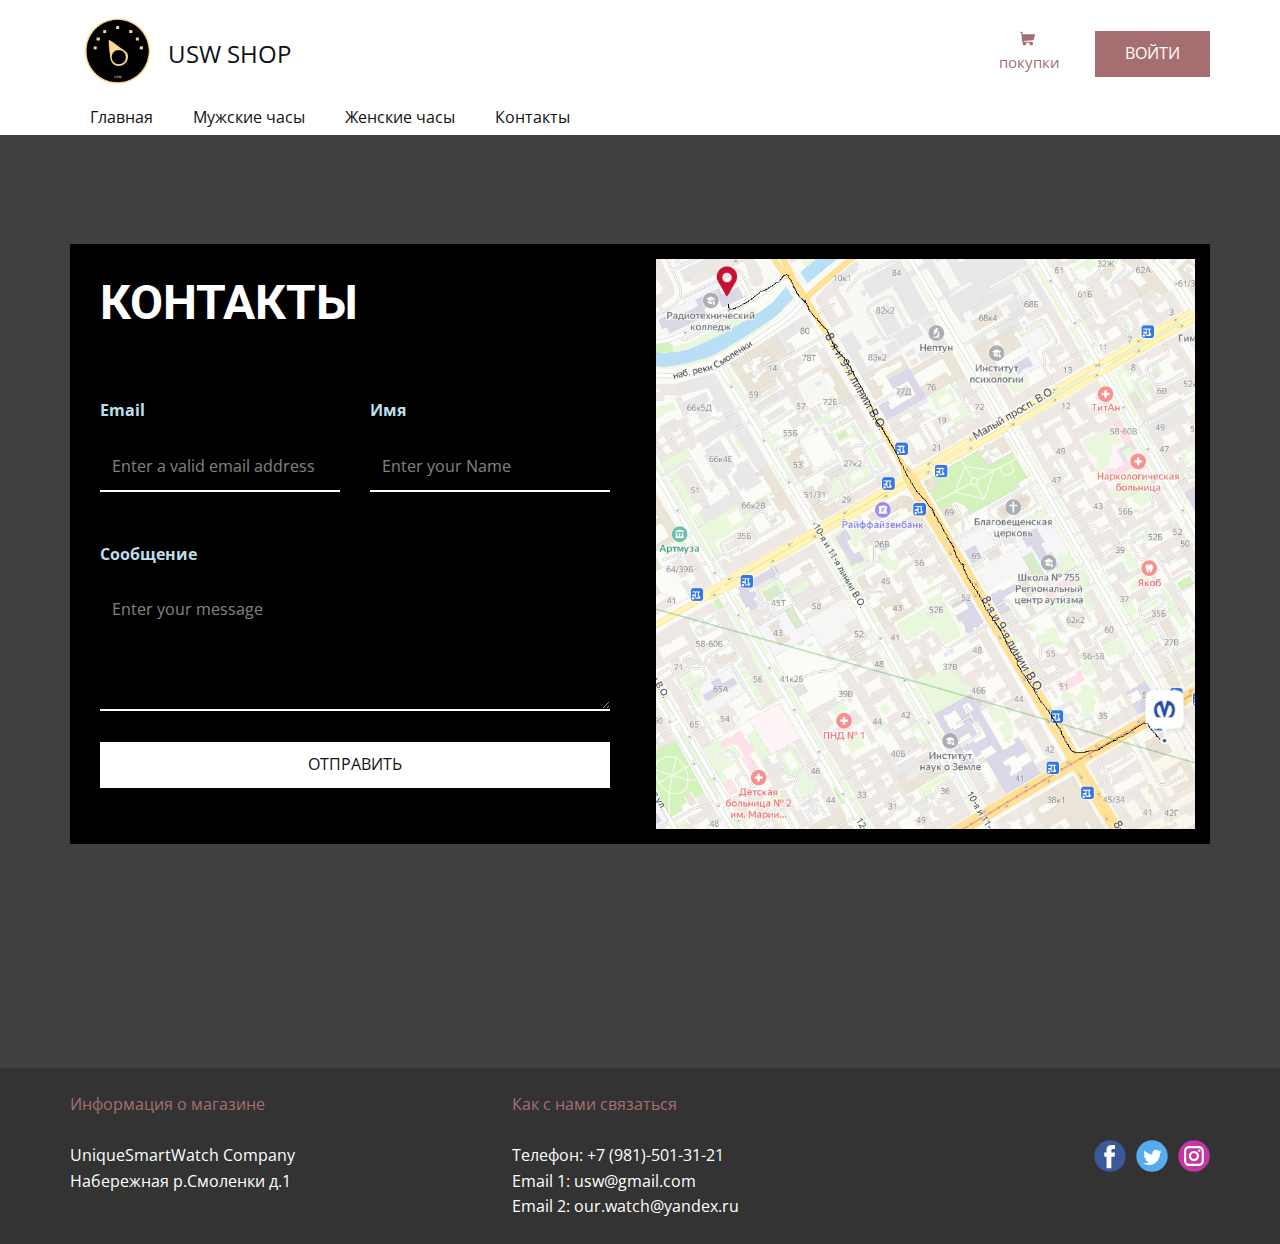
<file: index.html>
<!DOCTYPE html>
<html style="font-size: 16px;">
  <head>
    <meta name="viewport" content="width=device-width, initial-scale=1.0">
    <meta charset="utf-8">
    <meta name="keywords" content="xc60, Safe. Relaxing. Good to ride in. Subtly decorated., How does it work, Car Servicing, Safe. Relaxing. Good to ride in. Subtly decorated.">
    <meta name="description" content="">
    <meta name="page_type" content="np-template-header-footer-from-plugin">
    <title>Контакты</title>
    <link rel="stylesheet" href="nicepage.css" media="screen">
<link rel="stylesheet" href="Контакты.css" media="screen">
    <script class="u-script" type="text/javascript" src="jquery.js" defer=""></script>
    <script class="u-script" type="text/javascript" src="nicepage.js" defer=""></script>
    <meta name="generator" content="Nicepage 3.15.3, nicepage.com">
    <link id="u-theme-google-font" rel="stylesheet" href="https://fonts.googleapis.com/css?family=Roboto:100,100i,300,300i,400,400i,500,500i,700,700i,900,900i|Open+Sans:300,300i,400,400i,600,600i,700,700i,800,800i">
    
    
    <script type="application/ld+json">{
		"@context": "http://schema.org",
		"@type": "Organization",
		"name": "",
		"url": "index.html",
		"logo": "images/a1e93685-de8b-9422-b504-8331fcb7c394.png",
		"sameAs": [
				"https://facebook.com/name",
				"https://twitter.com/name",
				"https://www.instagram.com/name"
		]
}</script>
    <meta property="og:title" content="Контакты">
    <meta property="og:type" content="website">
    <meta name="theme-color" content="#bcdfec">
    <link rel="canonical" href="index.html">
    <meta property="og:url" content="index.html">
    <meta name="twitter:site" content="@">
    <meta name="twitter:card" content="summary_large_image">
    <meta name="twitter:title" content="Контакты">
    <meta name="twitter:description" content="">
  </head>
  <body data-home-page="Контакты.html" data-home-page-title="Контакты" class="u-body"><header class="u-align-center-sm u-align-center-xs u-clearfix u-header u-section-row-container" id="sec-ea43" data-animation-name="" data-animation-duration="0" data-animation-delay="0" data-animation-direction=""><div class="u-section-rows">
        <div class="u-align-center-sm u-align-center-xs u-clearfix u-section-row u-section-row-1" data-animation-name="" data-animation-duration="0" data-animation-delay="0" data-animation-direction="" id="sec-c8ff">
          <div class="u-clearfix u-sheet u-valign-middle-lg u-valign-middle-md u-valign-middle-sm u-sheet-1">
            <a href="https://nicepage.com" class="u-image u-logo u-image-1" data-image-width="605" data-image-height="585">
              <img src="images/a1e93685-de8b-9422-b504-8331fcb7c394.png" class="u-logo-image u-logo-image-1" data-image-width="97.5578">
            </a>
            <p class="u-text u-text-1">USW SHOP</p>
            <a href="130504324" class="u-active-none u-btn u-button-style u-hover-none u-none u-text-hover-palette-2-base u-text-palette-2-base u-btn-1"><span class="u-icon u-text-palette-2-base"><svg class="u-svg-content" viewBox="0 0 511.334 511.334" style="width: 1em; height: 1em;"><path d="m506.887 114.74c-3.979-5.097-10.086-8.076-16.553-8.076h-399.808l-5.943-66.207c-.972-10.827-10.046-19.123-20.916-19.123h-42.667c-11.598 0-21 9.402-21 21s9.402 21 21 21h23.468l23.018 256.439c.005.302-.01.599.007.903.047.806.152 1.594.286 2.37l.842 9.376c.016.177.034.354.055.529 2.552 22.11 13.851 41.267 30.19 54.21-8.466 10.812-13.532 24.407-13.532 39.172 0 35.106 28.561 63.667 63.666 63.667 35.106 0 63.667-28.561 63.667-63.667 0-7.605-1.345-14.9-3.801-21.667h114.936c-2.457 6.767-3.801 14.062-3.801 21.667 0 35.106 28.561 63.667 63.667 63.667s63.667-28.561 63.667-63.667-28.561-63.667-63.667-63.667h-234.526c-15.952 0-29.853-9.624-35.853-23.646l335.608-19.724c9.162-.538 16.914-6.966 19.141-15.87l42.67-170.67c1.567-6.272.158-12.918-3.821-18.016z"></path></svg><img></span>&nbsp;<br>покупки
            </a>
            <a href="Регистрация.html" data-page-id="23024044" class="u-btn u-button-style u-palette-2-base u-btn-2">ВОЙТИ</a>
          </div>
          
          
          
          
          
        </div>
        <div class="u-section-row u-section-row-2" id="sec-3efd">
          <div class="u-clearfix u-sheet u-sheet-2">
            <nav data-position="" class="u-menu u-menu-dropdown u-offcanvas u-menu-1">
              <div class="menu-collapse">
                <a class="u-button-style u-nav-link" href="#">
                  <svg><use xmlns:xlink="http://www.w3.org/1999/xlink" xlink:href="#menu-hamburger"></use></svg>
                  <svg version="1.1" xmlns="http://www.w3.org/2000/svg" xmlns:xlink="http://www.w3.org/1999/xlink"><defs><symbol id="menu-hamburger" viewBox="0 0 16 16" style="width: 16px; height: 16px;"><rect y="1" width="16" height="2"></rect><rect y="7" width="16" height="2"></rect><rect y="13" width="16" height="2"></rect>
</symbol>
</defs></svg>
                </a>
              </div>
              <div class="u-custom-menu u-nav-container">
                <ul class="u-nav u-unstyled"><li class="u-nav-item"><a class="u-button-style u-nav-link" href="Главная.html">Главная</a>
</li><li class="u-nav-item"><a class="u-button-style u-nav-link" href="Мужские-часы.html">Мужские часы</a>
</li><li class="u-nav-item"><a class="u-button-style u-nav-link" href="Женские-часы.html">Женские часы</a>
</li><li class="u-nav-item"><a class="u-button-style u-nav-link" href="Контакты.html">Контакты</a>
</li></ul>
              </div>
              <div class="u-custom-menu u-nav-container-collapse">
                <div class="u-black u-container-style u-inner-container-layout u-opacity u-opacity-95 u-sidenav">
                  <div class="u-sidenav-overflow">
                    <div class="u-menu-close"></div>
                    <ul class="u-align-center u-nav u-popupmenu-items u-unstyled u-nav-2"><li class="u-nav-item"><a class="u-button-style u-nav-link" href="Главная.html">Главная</a>
</li><li class="u-nav-item"><a class="u-button-style u-nav-link" href="Мужские-часы.html">Мужские часы</a>
</li><li class="u-nav-item"><a class="u-button-style u-nav-link" href="Женские-часы.html">Женские часы</a>
</li><li class="u-nav-item"><a class="u-button-style u-nav-link" href="Контакты.html">Контакты</a>
</li></ul>
                  </div>
                </div>
                <div class="u-black u-menu-overlay u-opacity u-opacity-70"></div>
              </div>
            </nav>
          </div>
          
          
          
          
          
        </div>
      </div></header>
    <section class="u-clearfix u-grey-75 u-valign-middle-md u-section-1" id="carousel_a222">
      <div class="u-list u-list-1">
        <div class="u-repeater u-repeater-1"></div>
      </div>
      <div class="u-clearfix u-layout-wrap u-layout-wrap-1">
        <div class="u-layout">
          <div class="u-layout-row">
            <div class="u-align-left u-black u-container-style u-layout-cell u-left-cell u-size-30 u-layout-cell-1">
              <div class="u-container-layout u-container-layout-1">
                <h3 class="u-text u-text-body-alt-color u-text-1">КОНТАКТЫ</h3>
                <div class="u-expanded-width-sm u-expanded-width-xs u-form u-form-1">
                  <form action="#" method="POST" class="u-clearfix u-form-spacing-30 u-form-vertical u-inner-form" style="padding: 0px;" source="custom" name="form">
                    <div class="u-form-email u-form-group u-form-partition-factor-2">
                      <label for="email-319a" class="u-label u-text-body-alt-color u-label-1">
                        <a class="u-active-none u-border-none u-btn u-button-style u-hover-none u-none u-text-palette-1-base u-btn-1" href="https://nicepage.com">Email</a>
                      </label>
                      <input type="email" placeholder="Enter a valid email address" id="email-319a" name="email" class="u-border-2 u-border-no-left u-border-no-right u-border-no-top u-border-white u-input u-input-rectangle" required="">
                    </div>
                    <div class="u-form-group u-form-name u-form-partition-factor-2">
                      <label for="name-319a" class="u-label u-text-body-alt-color u-label-2">
                        <a class="u-active-none u-border-none u-btn u-button-style u-hover-none u-none u-text-palette-1-base u-btn-2" href="https://nicepage.com">Имя</a>
                      </label>
                      <input type="text" placeholder="Enter your Name" id="name-319a" name="name" class="u-border-2 u-border-no-left u-border-no-right u-border-no-top u-border-white u-input u-input-rectangle" required="">
                    </div>
                    <div class="u-form-group u-form-message">
                      <label for="message-319a" class="u-label u-text-body-alt-color u-label-3">
                        <a class="u-active-none u-border-none u-btn u-button-style u-hover-none u-none u-text-palette-1-base u-btn-3" href="https://nicepage.com">Сообщение</a>
                      </label>
                      <textarea placeholder="Enter your message" rows="4" cols="50" id="message-319a" name="message" class="u-border-2 u-border-no-left u-border-no-right u-border-no-top u-border-white u-input u-input-rectangle" required=""></textarea>
                    </div>
                    <div class="u-align-left u-form-group u-form-submit">
                      <a href="#" class="u-btn u-btn-submit u-button-style u-white u-btn-4">ОТПРАВИТЬ</a>
                      <input type="submit" value="submit" class="u-form-control-hidden" wfd-invisible="true">
                    </div>
                    <div class="u-form-send-message u-form-send-success" wfd-invisible="true"> Thank you! Your message has been sent. </div>
                    <div class="u-form-send-error u-form-send-message" wfd-invisible="true"> Unable to send your message. Please fix errors then try again. </div>
                    <input type="hidden" value="" name="recaptchaResponse" wfd-invisible="true">
                  </form>
                </div>
              </div>
            </div>
            <div class="u-black u-container-style u-layout-cell u-right-cell u-size-30 u-layout-cell-2">
              <div class="u-container-layout u-valign-middle u-container-layout-2">
                <img class="u-image u-image-default u-image-1" src="images/1104c61b-7770-caa2-902a-43d8809bcc9f.png" alt="" data-image-width="777" data-image-height="855">
              </div>
            </div>
          </div>
        </div>
      </div>
    </section>
    
    
    <footer class="u-clearfix u-footer u-grey-80" id="sec-4c91"><div class="u-clearfix u-sheet u-sheet-1">
        <div class="u-social-icons u-spacing-10 u-social-icons-1">
          <a class="u-social-url" title="facebook" target="_blank" href="https://facebook.com/name"><span class="u-icon u-icon-circle u-social-facebook u-social-icon u-icon-1"><svg class="u-svg-link" preserveAspectRatio="xMidYMin slice" viewBox="0 0 112 112" style=""><use xmlns:xlink="http://www.w3.org/1999/xlink" xlink:href="#svg-6000"></use></svg><svg class="u-svg-content" viewBox="0 0 112 112" x="0" y="0" id="svg-6000"><circle fill="currentColor" cx="56.1" cy="56.1" r="55"></circle><path fill="#FFFFFF" d="M73.5,31.6h-9.1c-1.4,0-3.6,0.8-3.6,3.9v8.5h12.6L72,58.3H60.8v40.8H43.9V58.3h-8V43.9h8v-9.2
            c0-6.7,3.1-17,17-17h12.5v13.9H73.5z"></path></svg></span>
          </a>
          <a class="u-social-url" title="twitter" target="_blank" href="https://twitter.com/name"><span class="u-icon u-icon-circle u-social-icon u-social-twitter u-icon-2"><svg class="u-svg-link" preserveAspectRatio="xMidYMin slice" viewBox="0 0 112 112" style=""><use xmlns:xlink="http://www.w3.org/1999/xlink" xlink:href="#svg-94b9"></use></svg><svg class="u-svg-content" viewBox="0 0 112 112" x="0" y="0" id="svg-94b9"><circle fill="currentColor" class="st0" cx="56.1" cy="56.1" r="55"></circle><path fill="#FFFFFF" d="M83.8,47.3c0,0.6,0,1.2,0,1.7c0,17.7-13.5,38.2-38.2,38.2C38,87.2,31,85,25,81.2c1,0.1,2.1,0.2,3.2,0.2
            c6.3,0,12.1-2.1,16.7-5.7c-5.9-0.1-10.8-4-12.5-9.3c0.8,0.2,1.7,0.2,2.5,0.2c1.2,0,2.4-0.2,3.5-0.5c-6.1-1.2-10.8-6.7-10.8-13.1
            c0-0.1,0-0.1,0-0.2c1.8,1,3.9,1.6,6.1,1.7c-3.6-2.4-6-6.5-6-11.2c0-2.5,0.7-4.8,1.8-6.7c6.6,8.1,16.5,13.5,27.6,14
            c-0.2-1-0.3-2-0.3-3.1c0-7.4,6-13.4,13.4-13.4c3.9,0,7.3,1.6,9.8,4.2c3.1-0.6,5.9-1.7,8.5-3.3c-1,3.1-3.1,5.8-5.9,7.4
            c2.7-0.3,5.3-1,7.7-2.1C88.7,43,86.4,45.4,83.8,47.3z"></path></svg></span>
          </a>
          <a class="u-social-url" title="instagram" target="_blank" href="https://www.instagram.com/name"><span class="u-icon u-icon-circle u-social-icon u-social-instagram u-icon-3"><svg class="u-svg-link" preserveAspectRatio="xMidYMin slice" viewBox="0 0 112 112" style=""><use xmlns:xlink="http://www.w3.org/1999/xlink" xlink:href="#svg-c8ec"></use></svg><svg class="u-svg-content" viewBox="0 0 112 112" x="0" y="0" id="svg-c8ec"><circle fill="currentColor" cx="56.1" cy="56.1" r="55"></circle><path fill="#FFFFFF" d="M55.9,38.2c-9.9,0-17.9,8-17.9,17.9C38,66,46,74,55.9,74c9.9,0,17.9-8,17.9-17.9C73.8,46.2,65.8,38.2,55.9,38.2
            z M55.9,66.4c-5.7,0-10.3-4.6-10.3-10.3c-0.1-5.7,4.6-10.3,10.3-10.3c5.7,0,10.3,4.6,10.3,10.3C66.2,61.8,61.6,66.4,55.9,66.4z"></path><path fill="#FFFFFF" d="M74.3,33.5c-2.3,0-4.2,1.9-4.2,4.2s1.9,4.2,4.2,4.2s4.2-1.9,4.2-4.2S76.6,33.5,74.3,33.5z"></path><path fill="#FFFFFF" d="M73.1,21.3H38.6c-9.7,0-17.5,7.9-17.5,17.5v34.5c0,9.7,7.9,17.6,17.5,17.6h34.5c9.7,0,17.5-7.9,17.5-17.5V38.8
            C90.6,29.1,82.7,21.3,73.1,21.3z M83,73.3c0,5.5-4.5,9.9-9.9,9.9H38.6c-5.5,0-9.9-4.5-9.9-9.9V38.8c0-5.5,4.5-9.9,9.9-9.9h34.5
            c5.5,0,9.9,4.5,9.9,9.9V73.3z"></path></svg></span>
          </a>
        </div>
        <p class="u-text u-text-1">
          <span class="u-text-palette-2-base">Информация о магазине</span>
          <br>
          <br>UniqueSmartWatch Company<br>Набережная р.Смоленки д.1
        </p>
        <p class="u-text u-text-2">
          <span class="u-text-palette-2-base">Как с нами связаться</span>
          <br>
          <br>Телефон: +7 (981)-501-31-21<br>Email 1: usw@gmail.com<br>Email 2: our.watch@yandex.ru
        </p>
      </div></footer>

  </body>
</html>
</file>
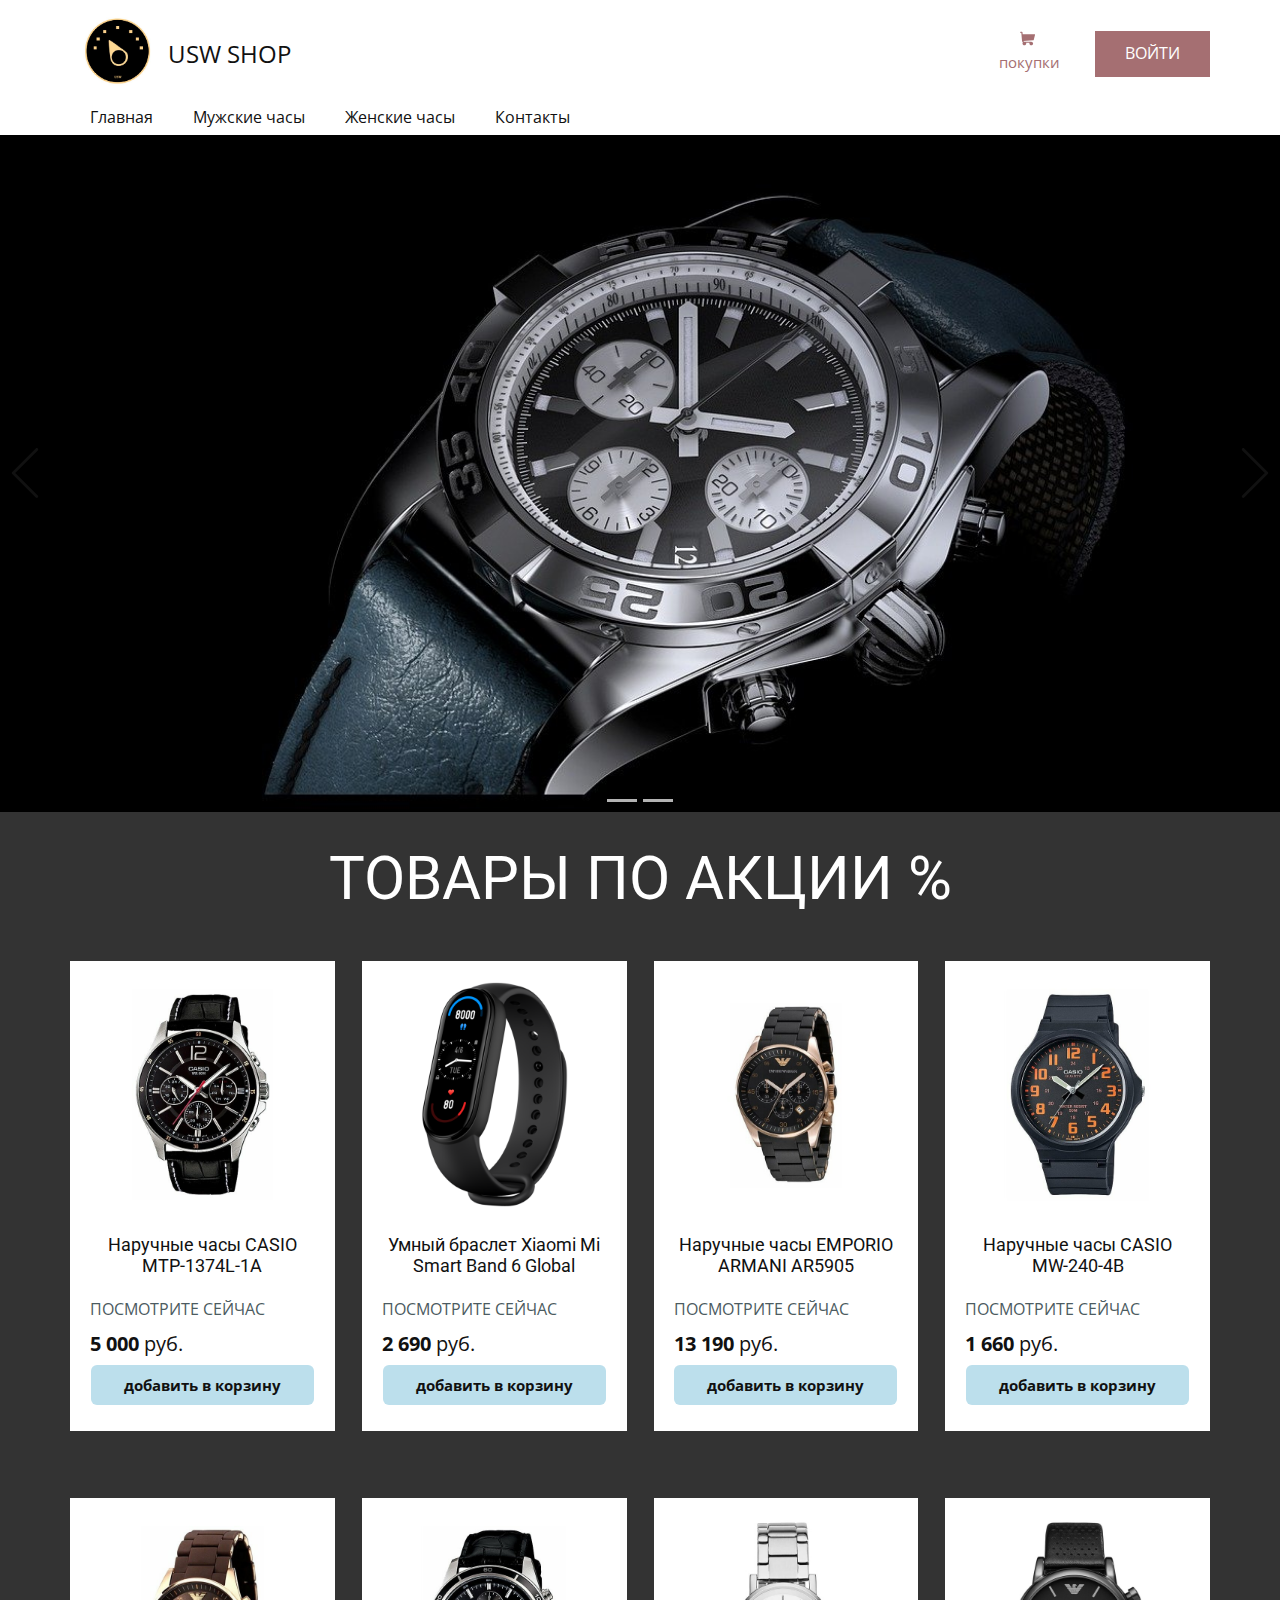
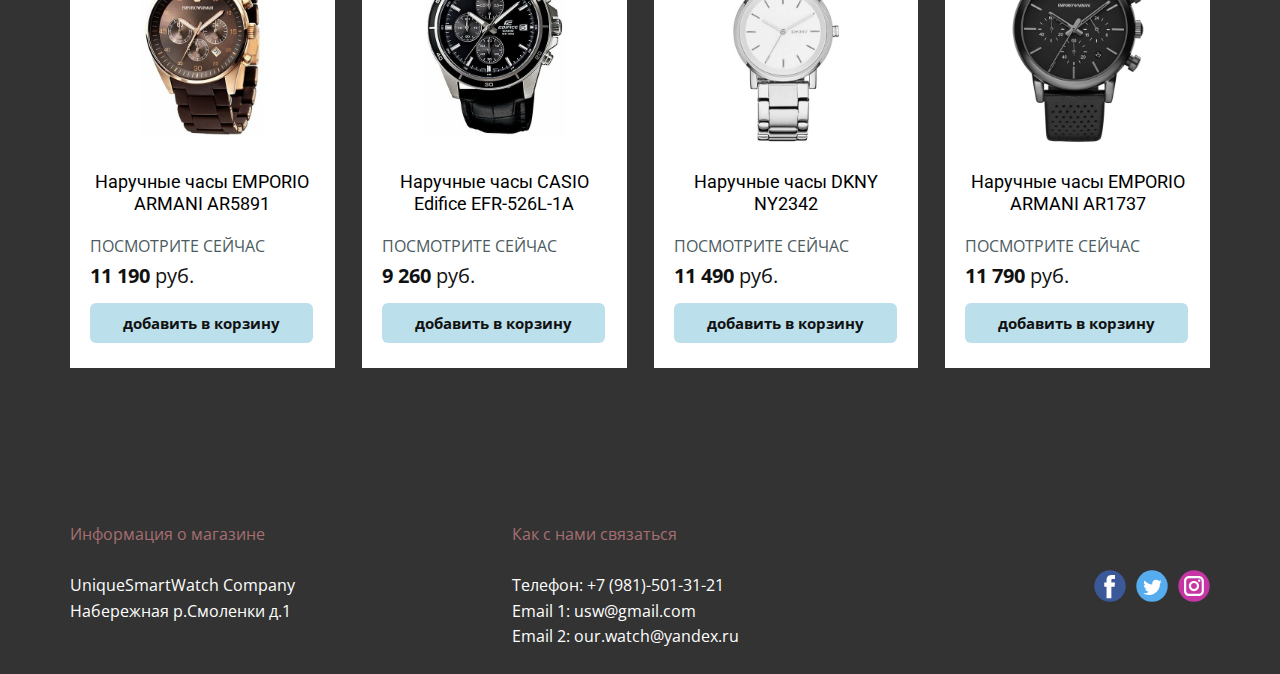
<file: Главная.html>
<!DOCTYPE html>
<html style="font-size: 16px;">
  <head>
    <meta name="viewport" content="width=device-width, initial-scale=1.0">
    <meta charset="utf-8">
    <meta name="keywords" content="Fashion House, About Us, Please take a look at our portfolio and call or email to set up a consultation., Design and manufacturing high end furniture, The Design Process, How It Work, Join Us, Contact Us">
    <meta name="description" content="">
    <meta name="page_type" content="np-template-header-footer-from-plugin">
    <title>Главная</title>
    <link rel="stylesheet" href="nicepage.css" media="screen">
<link rel="stylesheet" href="Главная.css" media="screen">
    <script class="u-script" type="text/javascript" src="jquery.js" defer=""></script>
    <script class="u-script" type="text/javascript" src="nicepage.js" defer=""></script>
    <meta name="generator" content="Nicepage 3.15.3, nicepage.com">
    
    
    <link id="u-theme-google-font" rel="stylesheet" href="https://fonts.googleapis.com/css?family=Roboto:100,100i,300,300i,400,400i,500,500i,700,700i,900,900i|Open+Sans:300,300i,400,400i,600,600i,700,700i,800,800i">
    
    
    
    
    <script type="application/ld+json">{
		"@context": "http://schema.org",
		"@type": "Organization",
		"name": "",
		"url": "index.html",
		"logo": "images/a1e93685-de8b-9422-b504-8331fcb7c394.png",
		"sameAs": [
				"https://facebook.com/name",
				"https://twitter.com/name",
				"https://www.instagram.com/name"
		]
}</script>
    <meta property="og:title" content="Главная">
    <meta property="og:type" content="website">
    <meta name="theme-color" content="#bcdfec">
    <link rel="canonical" href="index.html">
    <meta property="og:url" content="index.html">
    <meta name="twitter:site" content="@">
    <meta name="twitter:card" content="summary_large_image">
    <meta name="twitter:title" content="Главная">
    <meta name="twitter:description" content="">
  </head>
  <body class="u-body"><header class="u-align-center-sm u-align-center-xs u-clearfix u-header u-section-row-container" id="sec-ea43" data-animation-name="" data-animation-duration="0" data-animation-delay="0" data-animation-direction=""><div class="u-section-rows">
        <div class="u-align-center-sm u-align-center-xs u-clearfix u-section-row u-section-row-1" data-animation-name="" data-animation-duration="0" data-animation-delay="0" data-animation-direction="" id="sec-c8ff">
          <div class="u-clearfix u-sheet u-valign-middle-lg u-valign-middle-md u-valign-middle-sm u-sheet-1">
            <a href="https://nicepage.com" class="u-image u-logo u-image-1" data-image-width="605" data-image-height="585">
              <img src="images/a1e93685-de8b-9422-b504-8331fcb7c394.png" class="u-logo-image u-logo-image-1" data-image-width="97.5578">
            </a>
            <p class="u-text u-text-1">USW SHOP</p>
            <a href="130504324" class="u-active-none u-btn u-button-style u-hover-none u-none u-text-hover-palette-2-base u-text-palette-2-base u-btn-1"><span class="u-icon u-text-palette-2-base"><svg class="u-svg-content" viewBox="0 0 511.334 511.334" style="width: 1em; height: 1em;"><path d="m506.887 114.74c-3.979-5.097-10.086-8.076-16.553-8.076h-399.808l-5.943-66.207c-.972-10.827-10.046-19.123-20.916-19.123h-42.667c-11.598 0-21 9.402-21 21s9.402 21 21 21h23.468l23.018 256.439c.005.302-.01.599.007.903.047.806.152 1.594.286 2.37l.842 9.376c.016.177.034.354.055.529 2.552 22.11 13.851 41.267 30.19 54.21-8.466 10.812-13.532 24.407-13.532 39.172 0 35.106 28.561 63.667 63.666 63.667 35.106 0 63.667-28.561 63.667-63.667 0-7.605-1.345-14.9-3.801-21.667h114.936c-2.457 6.767-3.801 14.062-3.801 21.667 0 35.106 28.561 63.667 63.667 63.667s63.667-28.561 63.667-63.667-28.561-63.667-63.667-63.667h-234.526c-15.952 0-29.853-9.624-35.853-23.646l335.608-19.724c9.162-.538 16.914-6.966 19.141-15.87l42.67-170.67c1.567-6.272.158-12.918-3.821-18.016z"></path></svg><img></span>&nbsp;<br>покупки
            </a>
            <a href="Регистрация.html" data-page-id="23024044" class="u-btn u-button-style u-palette-2-base u-btn-2">ВОЙТИ</a>
          </div>
          
          
          
          
          
        </div>
        <div class="u-section-row u-section-row-2" id="sec-3efd">
          <div class="u-clearfix u-sheet u-sheet-2">
            <nav data-position="" class="u-menu u-menu-dropdown u-offcanvas u-menu-1">
              <div class="menu-collapse">
                <a class="u-button-style u-nav-link" href="#">
                  <svg><use xmlns:xlink="http://www.w3.org/1999/xlink" xlink:href="#menu-hamburger"></use></svg>
                  <svg version="1.1" xmlns="http://www.w3.org/2000/svg" xmlns:xlink="http://www.w3.org/1999/xlink"><defs><symbol id="menu-hamburger" viewBox="0 0 16 16" style="width: 16px; height: 16px;"><rect y="1" width="16" height="2"></rect><rect y="7" width="16" height="2"></rect><rect y="13" width="16" height="2"></rect>
</symbol>
</defs></svg>
                </a>
              </div>
              <div class="u-custom-menu u-nav-container">
                <ul class="u-nav u-unstyled"><li class="u-nav-item"><a class="u-button-style u-nav-link" href="Главная.html">Главная</a>
</li><li class="u-nav-item"><a class="u-button-style u-nav-link" href="Мужские-часы.html">Мужские часы</a>
</li><li class="u-nav-item"><a class="u-button-style u-nav-link" href="Женские-часы.html">Женские часы</a>
</li><li class="u-nav-item"><a class="u-button-style u-nav-link" href="Контакты.html">Контакты</a>
</li></ul>
              </div>
              <div class="u-custom-menu u-nav-container-collapse">
                <div class="u-black u-container-style u-inner-container-layout u-opacity u-opacity-95 u-sidenav">
                  <div class="u-sidenav-overflow">
                    <div class="u-menu-close"></div>
                    <ul class="u-align-center u-nav u-popupmenu-items u-unstyled u-nav-2"><li class="u-nav-item"><a class="u-button-style u-nav-link" href="Главная.html">Главная</a>
</li><li class="u-nav-item"><a class="u-button-style u-nav-link" href="Мужские-часы.html">Мужские часы</a>
</li><li class="u-nav-item"><a class="u-button-style u-nav-link" href="Женские-часы.html">Женские часы</a>
</li><li class="u-nav-item"><a class="u-button-style u-nav-link" href="Контакты.html">Контакты</a>
</li></ul>
                  </div>
                </div>
                <div class="u-black u-menu-overlay u-opacity u-opacity-70"></div>
              </div>
            </nav>
          </div>
          
          
          
          
          
        </div>
      </div></header>
    <section id="carousel_c2d5" class="u-carousel u-slide u-block-47ab-1" data-u-ride="carousel" data-interval="5000">
      <ol class="u-absolute-hcenter u-carousel-indicators u-block-47ab-2">
        <li data-u-target="#carousel_c2d5" data-u-slide-to="0" class="u-active u-grey-30"></li>
        <li data-u-target="#carousel_c2d5" class="u-grey-30" data-u-slide-to="1"></li>
      </ol>
      <div class="u-carousel-inner" role="listbox">
        <div class="u-active u-align-left u-carousel-item u-clearfix u-section-1-1">
          <div class="u-clearfix u-sheet u-sheet-1">
            <img class="u-absolute-hcenter u-expanded-height u-image u-image-default u-image-1" src="images/457319d1958515808ac67a6ad7d45567939fbd39cdac32d958d8a88c6e70f0c72dcdd298e28dccedd1d909cd089d0663c429cd1e52fe272effbe04_12801.jpg" alt="" data-image-width="1280" data-image-height="660">
          </div>
        </div>
        <div class="u-carousel-item u-clearfix u-section-1-2">
          <div class="u-clearfix u-sheet u-sheet-1">
            <div class="u-align-left u-container-style u-group u-group-1">
              <div class="u-container-layout u-valign-middle u-container-layout-1">
                <img class="u-image u-image-default u-image-1" src="images/c54f43737ddb02448f56d97bfc07f1f8aa74e00148e17330e3f1628c4b354ecc1df5ba0d60d89bd03770d22a8db6027529f8c5f3de882f7ae4b92b_12801.jpg" alt="" data-image-width="1280" data-image-height="801">
              </div>
            </div>
          </div>
        </div>
      </div>
      <a class="u-absolute-vcenter u-carousel-control u-carousel-control-prev u-text-body-color u-block-47ab-3" href="#carousel_c2d5" role="button" data-u-slide="prev">
        <span aria-hidden="true">
          <svg viewBox="0 0 477.175 477.175"><path d="M145.188,238.575l215.5-215.5c5.3-5.3,5.3-13.8,0-19.1s-13.8-5.3-19.1,0l-225.1,225.1c-5.3,5.3-5.3,13.8,0,19.1l225.1,225
                    c2.6,2.6,6.1,4,9.5,4s6.9-1.3,9.5-4c5.3-5.3,5.3-13.8,0-19.1L145.188,238.575z"></path></svg>
        </span>
        <span class="sr-only">Previous</span>
      </a>
      <a class="u-absolute-vcenter u-carousel-control u-carousel-control-next u-text-body-color u-block-47ab-4" href="#carousel_c2d5" role="button" data-u-slide="next">
        <span aria-hidden="true">
          <svg viewBox="0 0 477.175 477.175"><path d="M360.731,229.075l-225.1-225.1c-5.3-5.3-13.8-5.3-19.1,0s-5.3,13.8,0,19.1l215.5,215.5l-215.5,215.5
                    c-5.3,5.3-5.3,13.8,0,19.1c2.6,2.6,6.1,4,9.5,4c3.4,0,6.9-1.3,9.5-4l225.1-225.1C365.931,242.875,365.931,234.275,360.731,229.075z"></path></svg>
        </span>
        <span class="sr-only">Next</span>
      </a>
    </section>
    <section class="u-align-center u-clearfix u-grey-80 u-section-2" id="sec-4d4a">
      <div class="u-clearfix u-sheet u-valign-middle-sm u-sheet-1">
        <h2 class="u-text u-text-white u-text-1"> ТОВАРЫ ПО АКЦИИ %</h2>
        <div class="u-expanded-width u-list u-list-1">
          <div class="u-repeater u-repeater-1">
            <div class="u-align-center u-container-style u-list-item u-repeater-item u-shape-rectangle u-white u-list-item-1">
              <div class="u-container-layout u-similar-container u-container-layout-1">
                <img src="images/11.jpg" alt="" class="u-expanded-width u-image u-image-contain u-image-default u-image-1" data-image-width="600" data-image-height="600">
                <h4 class="u-text u-text-2">Наручные часы CASIO MTP-1374L-1A</h4>
                <p class="u-align-left u-text u-text-palette-1-dark-2 u-text-3">ПОСМОТРИТЕ СЕЙЧАС</p>
                <p class="u-align-left u-text u-text-4">
                  <span style="font-weight: 700;">5 000</span> руб.
                </p>
                <a href="https://nicepage.com/c/sale-website-templates" class="u-btn u-btn-round u-button-style u-hover-palette-1-light-1 u-palette-1-base u-radius-6 u-btn-1">добавить в корзину</a>
              </div>
            </div>
            <div class="u-align-center u-container-style u-list-item u-repeater-item u-shape-rectangle u-video-cover u-white u-list-item-2">
              <div class="u-container-layout u-similar-container u-container-layout-2">
                <img src="images/23.png" alt="" class="u-expanded-width u-image u-image-contain u-image-default u-image-2" data-image-width="600" data-image-height="600">
                <h4 class="u-text u-text-5">Умный браслет Xiaomi Mi Smart Band 6 Global</h4>
                <p class="u-align-left u-text u-text-palette-1-dark-2 u-text-6">ПОСМОТРИТЕ СЕЙЧАС</p>
                <p class="u-align-left u-text u-text-7">
                  <span style="font-weight: 700;">2 690 <span style="font-weight: 400;">руб.</span>
                  </span>
                </p>
                <a href="https://nicepage.com/c/sale-website-templates" class="u-btn u-btn-round u-button-style u-hover-palette-1-light-1 u-palette-1-base u-radius-6 u-btn-2">добавить в корзину</a>
              </div>
            </div>
            <div class="u-align-center u-container-style u-list-item u-repeater-item u-shape-rectangle u-video-cover u-white u-list-item-3">
              <div class="u-container-layout u-similar-container u-container-layout-3">
                <img src="images/32.jpg" alt="" class="u-expanded-width u-image u-image-contain u-image-default u-image-3" data-image-width="600" data-image-height="600">
                <h4 class="u-text u-text-8"> Наручные часы EMPORIO ARMANI AR5905</h4>
                <p class="u-align-left u-text u-text-palette-1-dark-2 u-text-9">ПОСМОТРИТЕ СЕЙЧАС</p>
                <p class="u-align-left u-text u-text-10">
                  <span style="font-weight: 700;">13 190</span> руб.
                </p>
                <a href="https://nicepage.com/c/sale-website-templates" class="u-btn u-btn-round u-button-style u-hover-palette-1-light-1 u-palette-1-base u-radius-6 u-btn-3">добавить в корзину</a>
              </div>
            </div>
            <div class="u-align-center u-container-style u-list-item u-repeater-item u-shape-rectangle u-video-cover u-white u-list-item-4">
              <div class="u-container-layout u-similar-container u-container-layout-4">
                <img src="images/5.jpg" alt="" class="u-expanded-width u-image u-image-contain u-image-default u-image-4" data-image-width="600" data-image-height="600">
                <h4 class="u-text u-text-11">Наручные часы CASIO MW-240-4B</h4>
                <p class="u-align-left u-text u-text-palette-1-dark-2 u-text-12">ПОСМОТРИТЕ СЕЙЧАС</p>
                <p class="u-align-left u-text u-text-13">
                  <span style="font-weight: 700;">1 660</span> руб.
                </p>
                <a href="https://nicepage.com/c/sale-website-templates" class="u-btn u-btn-round u-button-style u-hover-palette-1-light-1 u-palette-1-base u-radius-6 u-btn-4">добавить в корзину</a>
              </div>
            </div>
          </div>
        </div>
      </div>
    </section>
    <section class="u-align-center u-clearfix u-grey-80 u-section-3" id="sec-f4a5">
      <div class="u-clearfix u-sheet u-valign-middle-sm u-sheet-1">
        <div class="u-expanded-width u-list u-list-1">
          <div class="u-repeater u-repeater-1">
            <div class="u-container-style u-list-item u-repeater-item u-shape-rectangle u-white u-list-item-1">
              <div class="u-container-layout u-similar-container u-valign-bottom u-container-layout-1">
                <img src="images/6.jpg" alt="" class="u-expanded-width u-image u-image-contain u-image-default u-image-1" data-image-width="600" data-image-height="600">
                <h4 class="u-align-center u-text u-text-black u-text-1">Наручные часы EMPORIO ARMANI AR5891 </h4>
                <p class="u-align-left u-text u-text-palette-1-dark-2 u-text-2">ПОСМОТРИТЕ СЕЙЧАС</p>
                <p class="u-align-left u-text u-text-3">
                  <span style="font-weight: 700;">11 190</span> руб.
                </p>
                <a href="https://nicepage.com/c/sale-website-templates" class="u-align-center-xs u-btn u-btn-round u-button-style u-hover-palette-1-light-1 u-palette-1-base u-radius-6 u-btn-1">добавить в корзину</a>
              </div>
            </div>
            <div class="u-align-center u-container-style u-list-item u-repeater-item u-shape-rectangle u-video-cover u-white u-list-item-2">
              <div class="u-container-layout u-similar-container u-valign-bottom u-container-layout-2">
                <img src="images/42.jpg" alt="" class="u-expanded-width u-image u-image-contain u-image-default u-image-2" data-image-width="600" data-image-height="600">
                <h4 class="u-align-center u-text u-text-black u-text-4">Наручные часы CASIO Edifice EFR-526L-1A</h4>
                <p class="u-align-left u-text u-text-palette-1-dark-2 u-text-5">ПОСМОТРИТЕ СЕЙЧАС</p>
                <p class="u-align-left u-text u-text-6">
                  <span style="font-weight: 700;">9 260</span> руб.
                </p>
                <a href="https://nicepage.com/c/sale-website-templates" class="u-align-center-xs u-btn u-btn-round u-button-style u-hover-palette-1-light-1 u-palette-1-base u-radius-6 u-btn-2">добавить в корзину</a>
              </div>
            </div>
            <div class="u-align-center u-container-style u-list-item u-repeater-item u-shape-rectangle u-video-cover u-white u-list-item-3">
              <div class="u-container-layout u-similar-container u-valign-bottom u-container-layout-3">
                <img src="images/7.jpg" alt="" class="u-expanded-width u-image u-image-contain u-image-default u-image-3" data-image-width="600" data-image-height="600">
                <h4 class="u-align-center u-text u-text-black u-text-7">Наручные часы DKNY NY2342</h4>
                <p class="u-align-left u-text u-text-palette-1-dark-2 u-text-8">ПОСМОТРИТЕ СЕЙЧАС</p>
                <p class="u-align-left u-text u-text-9">
                  <span style="font-weight: 700;">11 490</span> руб.
                </p>
                <a href="https://nicepage.com/c/sale-website-templates" class="u-align-center-xs u-btn u-btn-round u-button-style u-hover-palette-1-light-1 u-palette-1-base u-radius-6 u-btn-3">добавить в корзину</a>
              </div>
            </div>
            <div class="u-align-center u-container-style u-list-item u-repeater-item u-shape-rectangle u-video-cover u-white u-list-item-4">
              <div class="u-container-layout u-similar-container u-valign-bottom u-container-layout-4">
                <img src="images/8.jpg" alt="" class="u-expanded-width u-image u-image-contain u-image-default u-image-4" data-image-width="600" data-image-height="600">
                <h4 class="u-align-center u-text u-text-black u-text-10">Наручные часы EMPORIO ARMANI AR1737</h4>
                <p class="u-align-left u-text u-text-palette-1-dark-2 u-text-11">ПОСМОТРИТЕ СЕЙЧАС</p>
                <p class="u-align-left u-text u-text-12">
                  <span style="font-weight: 700;">11 790</span> руб.
                </p>
                <a href="https://nicepage.com/c/sale-website-templates" class="u-align-center-xs u-btn u-btn-round u-button-style u-hover-palette-1-light-1 u-palette-1-base u-radius-6 u-btn-4">добавить в корзину</a>
              </div>
            </div>
          </div>
        </div>
      </div>
    </section>
    
    
    <footer class="u-clearfix u-footer u-grey-80" id="sec-4c91"><div class="u-clearfix u-sheet u-sheet-1">
        <div class="u-social-icons u-spacing-10 u-social-icons-1">
          <a class="u-social-url" title="facebook" target="_blank" href="https://facebook.com/name"><span class="u-icon u-icon-circle u-social-facebook u-social-icon u-icon-1"><svg class="u-svg-link" preserveAspectRatio="xMidYMin slice" viewBox="0 0 112 112" style=""><use xmlns:xlink="http://www.w3.org/1999/xlink" xlink:href="#svg-6000"></use></svg><svg class="u-svg-content" viewBox="0 0 112 112" x="0" y="0" id="svg-6000"><circle fill="currentColor" cx="56.1" cy="56.1" r="55"></circle><path fill="#FFFFFF" d="M73.5,31.6h-9.1c-1.4,0-3.6,0.8-3.6,3.9v8.5h12.6L72,58.3H60.8v40.8H43.9V58.3h-8V43.9h8v-9.2
            c0-6.7,3.1-17,17-17h12.5v13.9H73.5z"></path></svg></span>
          </a>
          <a class="u-social-url" title="twitter" target="_blank" href="https://twitter.com/name"><span class="u-icon u-icon-circle u-social-icon u-social-twitter u-icon-2"><svg class="u-svg-link" preserveAspectRatio="xMidYMin slice" viewBox="0 0 112 112" style=""><use xmlns:xlink="http://www.w3.org/1999/xlink" xlink:href="#svg-94b9"></use></svg><svg class="u-svg-content" viewBox="0 0 112 112" x="0" y="0" id="svg-94b9"><circle fill="currentColor" class="st0" cx="56.1" cy="56.1" r="55"></circle><path fill="#FFFFFF" d="M83.8,47.3c0,0.6,0,1.2,0,1.7c0,17.7-13.5,38.2-38.2,38.2C38,87.2,31,85,25,81.2c1,0.1,2.1,0.2,3.2,0.2
            c6.3,0,12.1-2.1,16.7-5.7c-5.9-0.1-10.8-4-12.5-9.3c0.8,0.2,1.7,0.2,2.5,0.2c1.2,0,2.4-0.2,3.5-0.5c-6.1-1.2-10.8-6.7-10.8-13.1
            c0-0.1,0-0.1,0-0.2c1.8,1,3.9,1.6,6.1,1.7c-3.6-2.4-6-6.5-6-11.2c0-2.5,0.7-4.8,1.8-6.7c6.6,8.1,16.5,13.5,27.6,14
            c-0.2-1-0.3-2-0.3-3.1c0-7.4,6-13.4,13.4-13.4c3.9,0,7.3,1.6,9.8,4.2c3.1-0.6,5.9-1.7,8.5-3.3c-1,3.1-3.1,5.8-5.9,7.4
            c2.7-0.3,5.3-1,7.7-2.1C88.7,43,86.4,45.4,83.8,47.3z"></path></svg></span>
          </a>
          <a class="u-social-url" title="instagram" target="_blank" href="https://www.instagram.com/name"><span class="u-icon u-icon-circle u-social-icon u-social-instagram u-icon-3"><svg class="u-svg-link" preserveAspectRatio="xMidYMin slice" viewBox="0 0 112 112" style=""><use xmlns:xlink="http://www.w3.org/1999/xlink" xlink:href="#svg-c8ec"></use></svg><svg class="u-svg-content" viewBox="0 0 112 112" x="0" y="0" id="svg-c8ec"><circle fill="currentColor" cx="56.1" cy="56.1" r="55"></circle><path fill="#FFFFFF" d="M55.9,38.2c-9.9,0-17.9,8-17.9,17.9C38,66,46,74,55.9,74c9.9,0,17.9-8,17.9-17.9C73.8,46.2,65.8,38.2,55.9,38.2
            z M55.9,66.4c-5.7,0-10.3-4.6-10.3-10.3c-0.1-5.7,4.6-10.3,10.3-10.3c5.7,0,10.3,4.6,10.3,10.3C66.2,61.8,61.6,66.4,55.9,66.4z"></path><path fill="#FFFFFF" d="M74.3,33.5c-2.3,0-4.2,1.9-4.2,4.2s1.9,4.2,4.2,4.2s4.2-1.9,4.2-4.2S76.6,33.5,74.3,33.5z"></path><path fill="#FFFFFF" d="M73.1,21.3H38.6c-9.7,0-17.5,7.9-17.5,17.5v34.5c0,9.7,7.9,17.6,17.5,17.6h34.5c9.7,0,17.5-7.9,17.5-17.5V38.8
            C90.6,29.1,82.7,21.3,73.1,21.3z M83,73.3c0,5.5-4.5,9.9-9.9,9.9H38.6c-5.5,0-9.9-4.5-9.9-9.9V38.8c0-5.5,4.5-9.9,9.9-9.9h34.5
            c5.5,0,9.9,4.5,9.9,9.9V73.3z"></path></svg></span>
          </a>
        </div>
        <p class="u-text u-text-1">
          <span class="u-text-palette-2-base">Информация о магазине</span>
          <br>
          <br>UniqueSmartWatch Company<br>Набережная р.Смоленки д.1
        </p>
        <p class="u-text u-text-2">
          <span class="u-text-palette-2-base">Как с нами связаться</span>
          <br>
          <br>Телефон: +7 (981)-501-31-21<br>Email 1: usw@gmail.com<br>Email 2: our.watch@yandex.ru
        </p>
      </div></footer>

  </body>
</html>
</file>
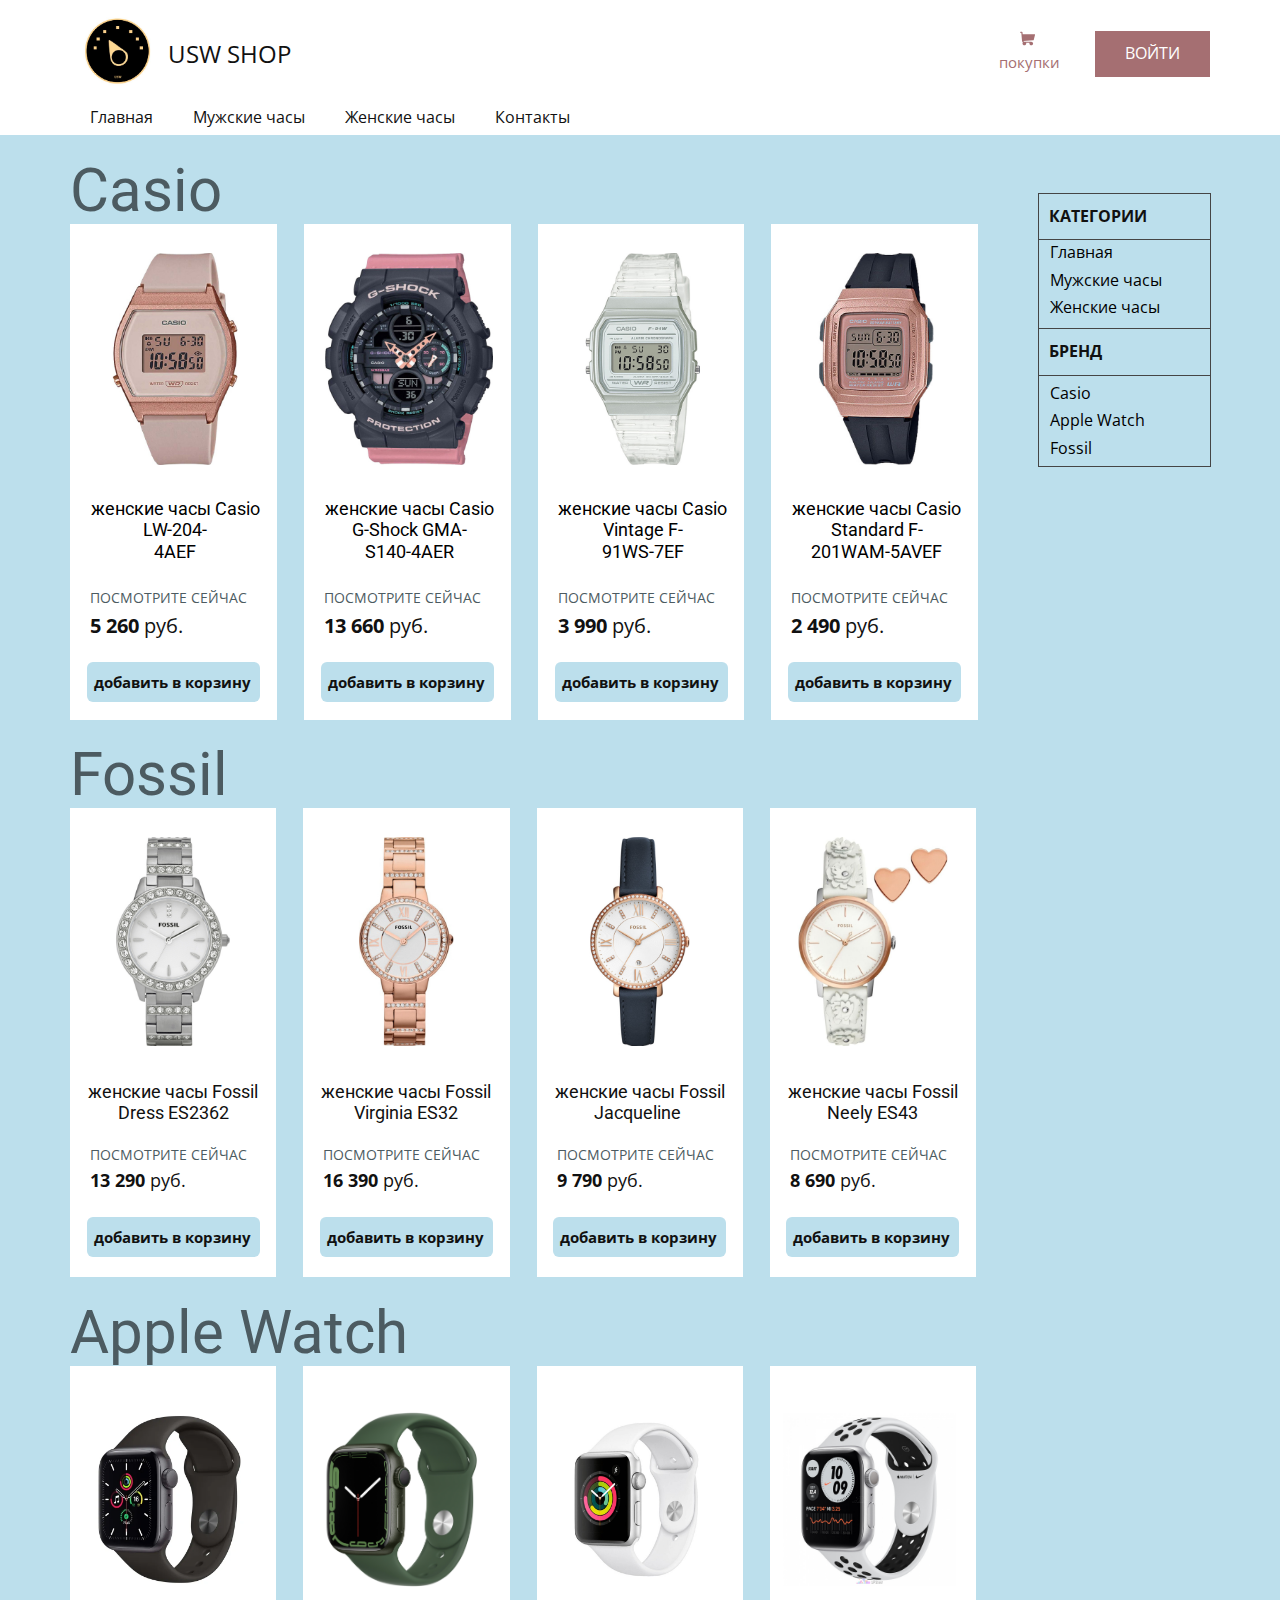
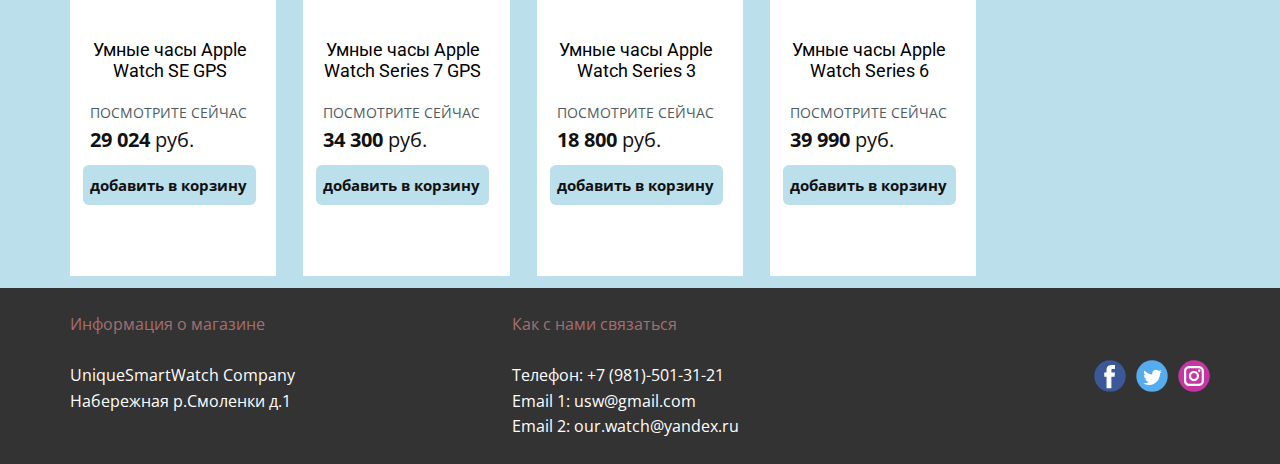
<file: Женские-часы.html>
<!DOCTYPE html>
<html style="font-size: 16px;">
  <head>
    <meta name="viewport" content="width=device-width, initial-scale=1.0">
    <meta charset="utf-8">
    <meta name="keywords" content="Life is Motion, ​Gym and Fitness, ​Free fitness training, Why Us, ​Gym and Fitness, 350, 16, 8, ​Just Train, Join our newsletter">
    <meta name="description" content="">
    <meta name="page_type" content="np-template-header-footer-from-plugin">
    <title>Женские часы</title>
    <link rel="stylesheet" href="nicepage.css" media="screen">
<link rel="stylesheet" href="Женские-часы.css" media="screen">
    <script class="u-script" type="text/javascript" src="jquery.js" defer=""></script>
    <script class="u-script" type="text/javascript" src="nicepage.js" defer=""></script>
    <meta name="generator" content="Nicepage 3.15.3, nicepage.com">
    <link id="u-theme-google-font" rel="stylesheet" href="https://fonts.googleapis.com/css?family=Roboto:100,100i,300,300i,400,400i,500,500i,700,700i,900,900i|Open+Sans:300,300i,400,400i,600,600i,700,700i,800,800i">
    
    
    
    
    <script type="application/ld+json">{
		"@context": "http://schema.org",
		"@type": "Organization",
		"name": "",
		"url": "index.html",
		"logo": "images/a1e93685-de8b-9422-b504-8331fcb7c394.png",
		"sameAs": [
				"https://facebook.com/name",
				"https://twitter.com/name",
				"https://www.instagram.com/name"
		]
}</script>
    <meta property="og:title" content="Женские часы">
    <meta property="og:type" content="website">
    <meta name="theme-color" content="#bcdfec">
    <link rel="canonical" href="index.html">
    <meta property="og:url" content="index.html">
    <meta name="twitter:site" content="@">
    <meta name="twitter:card" content="summary_large_image">
    <meta name="twitter:title" content="Женские часы">
    <meta name="twitter:description" content="">
  </head>
  <body class="u-body"><header class="u-align-center-sm u-align-center-xs u-clearfix u-header u-section-row-container" id="sec-ea43" data-animation-name="" data-animation-duration="0" data-animation-delay="0" data-animation-direction=""><div class="u-section-rows">
        <div class="u-align-center-sm u-align-center-xs u-clearfix u-section-row u-section-row-1" data-animation-name="" data-animation-duration="0" data-animation-delay="0" data-animation-direction="" id="sec-c8ff">
          <div class="u-clearfix u-sheet u-valign-middle-lg u-valign-middle-md u-valign-middle-sm u-sheet-1">
            <a href="https://nicepage.com" class="u-image u-logo u-image-1" data-image-width="605" data-image-height="585">
              <img src="images/a1e93685-de8b-9422-b504-8331fcb7c394.png" class="u-logo-image u-logo-image-1" data-image-width="97.5578">
            </a>
            <p class="u-text u-text-1">USW SHOP</p>
            <a href="130504324" class="u-active-none u-btn u-button-style u-hover-none u-none u-text-hover-palette-2-base u-text-palette-2-base u-btn-1"><span class="u-icon u-text-palette-2-base"><svg class="u-svg-content" viewBox="0 0 511.334 511.334" style="width: 1em; height: 1em;"><path d="m506.887 114.74c-3.979-5.097-10.086-8.076-16.553-8.076h-399.808l-5.943-66.207c-.972-10.827-10.046-19.123-20.916-19.123h-42.667c-11.598 0-21 9.402-21 21s9.402 21 21 21h23.468l23.018 256.439c.005.302-.01.599.007.903.047.806.152 1.594.286 2.37l.842 9.376c.016.177.034.354.055.529 2.552 22.11 13.851 41.267 30.19 54.21-8.466 10.812-13.532 24.407-13.532 39.172 0 35.106 28.561 63.667 63.666 63.667 35.106 0 63.667-28.561 63.667-63.667 0-7.605-1.345-14.9-3.801-21.667h114.936c-2.457 6.767-3.801 14.062-3.801 21.667 0 35.106 28.561 63.667 63.667 63.667s63.667-28.561 63.667-63.667-28.561-63.667-63.667-63.667h-234.526c-15.952 0-29.853-9.624-35.853-23.646l335.608-19.724c9.162-.538 16.914-6.966 19.141-15.87l42.67-170.67c1.567-6.272.158-12.918-3.821-18.016z"></path></svg><img></span>&nbsp;<br>покупки
            </a>
            <a href="Регистрация.html" data-page-id="23024044" class="u-btn u-button-style u-palette-2-base u-btn-2">ВОЙТИ</a>
          </div>
          
          
          
          
          
        </div>
        <div class="u-section-row u-section-row-2" id="sec-3efd">
          <div class="u-clearfix u-sheet u-sheet-2">
            <nav data-position="" class="u-menu u-menu-dropdown u-offcanvas u-menu-1">
              <div class="menu-collapse">
                <a class="u-button-style u-nav-link" href="#">
                  <svg><use xmlns:xlink="http://www.w3.org/1999/xlink" xlink:href="#menu-hamburger"></use></svg>
                  <svg version="1.1" xmlns="http://www.w3.org/2000/svg" xmlns:xlink="http://www.w3.org/1999/xlink"><defs><symbol id="menu-hamburger" viewBox="0 0 16 16" style="width: 16px; height: 16px;"><rect y="1" width="16" height="2"></rect><rect y="7" width="16" height="2"></rect><rect y="13" width="16" height="2"></rect>
</symbol>
</defs></svg>
                </a>
              </div>
              <div class="u-custom-menu u-nav-container">
                <ul class="u-nav u-unstyled"><li class="u-nav-item"><a class="u-button-style u-nav-link" href="Главная.html">Главная</a>
</li><li class="u-nav-item"><a class="u-button-style u-nav-link" href="Мужские-часы.html">Мужские часы</a>
</li><li class="u-nav-item"><a class="u-button-style u-nav-link" href="Женские-часы.html">Женские часы</a>
</li><li class="u-nav-item"><a class="u-button-style u-nav-link" href="Контакты.html">Контакты</a>
</li></ul>
              </div>
              <div class="u-custom-menu u-nav-container-collapse">
                <div class="u-black u-container-style u-inner-container-layout u-opacity u-opacity-95 u-sidenav">
                  <div class="u-sidenav-overflow">
                    <div class="u-menu-close"></div>
                    <ul class="u-align-center u-nav u-popupmenu-items u-unstyled u-nav-2"><li class="u-nav-item"><a class="u-button-style u-nav-link" href="Главная.html">Главная</a>
</li><li class="u-nav-item"><a class="u-button-style u-nav-link" href="Мужские-часы.html">Мужские часы</a>
</li><li class="u-nav-item"><a class="u-button-style u-nav-link" href="Женские-часы.html">Женские часы</a>
</li><li class="u-nav-item"><a class="u-button-style u-nav-link" href="Контакты.html">Контакты</a>
</li></ul>
                  </div>
                </div>
                <div class="u-black u-menu-overlay u-opacity u-opacity-70"></div>
              </div>
            </nav>
          </div>
          
          
          
          
          
        </div>
      </div></header>
    <section class="u-align-center u-clearfix u-palette-1-base u-section-1" id="sec-5319">
      <div class="u-clearfix u-sheet u-sheet-1">
        <h2 class="u-align-left u-text u-text-palette-1-dark-2 u-text-1"> Casio</h2>
        <div class="u-list u-list-1">
          <div class="u-repeater u-repeater-1">
            <div class="u-align-center u-container-style u-list-item u-repeater-item u-shape-rectangle u-white u-list-item-1">
              <div class="u-container-layout u-similar-container u-valign-bottom-lg u-valign-bottom-md u-valign-bottom-sm u-valign-bottom-xl u-valign-top-xs u-container-layout-1">
                <img src="images/18.jpg" alt="" class="u-expanded-width-lg u-expanded-width-md u-expanded-width-sm u-expanded-width-xl u-image u-image-contain u-image-default u-image-1" data-image-width="500" data-image-height="600">
                <h4 class="u-align-center u-text u-text-black u-text-2">женские часы Casio LW-204-<br>4AEF
                </h4>
                <p class="u-align-left u-text u-text-palette-1-dark-2 u-text-3">ПОСМОТРИТЕ СЕЙЧАС</p>
                <p class="u-align-left u-text u-text-4">
                  <span style="font-weight: 700;">5 260</span> руб.
                </p>
                <a href="https://nicepage.com/c/sale-website-templates" class="u-align-center-xs u-border-0 u-btn u-btn-round u-button-style u-hover-palette-1-light-1 u-palette-1-base u-radius-6 u-btn-1">добавить в корзину</a>
              </div>
            </div>
            <div class="u-align-center u-container-style u-list-item u-repeater-item u-shape-rectangle u-video-cover u-white u-list-item-2">
              <div class="u-container-layout u-similar-container u-valign-bottom-lg u-valign-bottom-md u-valign-bottom-sm u-valign-bottom-xl u-valign-top-xs u-container-layout-2">
                <img src="images/17.jpg" alt="" class="u-expanded-width-lg u-expanded-width-md u-expanded-width-sm u-expanded-width-xl u-image u-image-contain u-image-default u-image-2" data-image-width="500" data-image-height="600">
                <h4 class="u-align-center u-text u-text-black u-text-5">женские часы Casio G-Shock GMA-<br>S140-4AER
                </h4>
                <p class="u-align-left u-text u-text-palette-1-dark-2 u-text-6">ПОСМОТРИТЕ СЕЙЧАС</p>
                <p class="u-align-left u-text u-text-7">
                  <span style="font-weight: 700;">13 660</span> руб.
                </p>
                <a href="https://nicepage.com/c/sale-website-templates" class="u-align-center-xs u-border-0 u-btn u-btn-round u-button-style u-hover-palette-1-light-1 u-palette-1-base u-radius-6 u-btn-2">добавить в корзину</a>
              </div>
            </div>
            <div class="u-container-style u-list-item u-repeater-item u-shape-rectangle u-video-cover u-white u-list-item-3">
              <div class="u-container-layout u-similar-container u-valign-bottom-lg u-valign-bottom-md u-valign-bottom-sm u-valign-bottom-xl u-valign-top-xs u-container-layout-3">
                <img src="images/15.jpg" alt="" class="u-expanded-width-lg u-expanded-width-md u-expanded-width-sm u-expanded-width-xl u-image u-image-contain u-image-default u-image-3" data-image-width="500" data-image-height="600">
                <h4 class="u-align-center u-text u-text-black u-text-8">женские часы Casio Vintage F-<br>91WS-7EF
                </h4>
                <p class="u-align-left u-text u-text-palette-1-dark-2 u-text-9">ПОСМОТРИТЕ СЕЙЧАС</p>
                <p class="u-align-left u-text u-text-10">
                  <span style="font-weight: 700;">3 990</span>&nbsp;руб.
                </p>
                <a href="https://nicepage.com/c/sale-website-templates" class="u-align-center-xs u-border-0 u-btn u-btn-round u-button-style u-hover-palette-1-light-1 u-palette-1-base u-radius-6 u-btn-3">добавить в корзину</a>
              </div>
            </div>
            <div class="u-align-center u-container-style u-list-item u-repeater-item u-shape-rectangle u-video-cover u-white u-list-item-4">
              <div class="u-container-layout u-similar-container u-valign-bottom-lg u-valign-bottom-md u-valign-bottom-sm u-valign-bottom-xl u-valign-top-xs u-container-layout-4">
                <img src="images/16.jpg" alt="" class="u-expanded-width-lg u-expanded-width-md u-expanded-width-sm u-expanded-width-xl u-image u-image-contain u-image-default u-image-4" data-image-width="500" data-image-height="600">
                <h4 class="u-align-center u-text u-text-black u-text-11">женские часы Casio Standard F-<br>201WAM-5AVEF
                </h4>
                <p class="u-align-left u-text u-text-palette-1-dark-2 u-text-12">ПОСМОТРИТЕ СЕЙЧАС</p>
                <p class="u-align-left u-text u-text-13"><b>2 490</b> руб.
                </p>
                <a href="https://nicepage.com/c/sale-website-templates" class="u-align-center-xs u-border-0 u-btn u-btn-round u-button-style u-hover-palette-1-light-1 u-palette-1-base u-radius-6 u-btn-4">добавить в корзину</a>
              </div>
            </div>
          </div>
        </div>
        <div class="u-table u-table-responsive u-table-1">
          <table class="u-table-entity">
            <colgroup>
              <col width="100%">
            </colgroup>
            <tbody class="u-table-body">
              <tr style="height: 41px;">
                <td class="u-border-1 u-border-grey-dark-1 u-table-cell u-table-cell-1">КАТЕГОРИИ</td>
              </tr>
              <tr style="height: 89px;">
                <td class="u-border-1 u-border-grey-dark-1 u-table-cell"></td>
              </tr>
              <tr style="height: 46px;">
                <td class="u-border-1 u-border-grey-dark-1 u-table-cell u-table-cell-3">БРЕНД</td>
              </tr>
              <tr style="height: 91px;">
                <td class="u-border-1 u-border-grey-dark-1 u-table-cell"></td>
              </tr>
            </tbody>
          </table>
        </div>
        <a href="Главная.html" data-page-id="832310909" class="u-active-none u-border-2 u-border-palette-1-base u-btn u-btn-rectangle u-button-style u-hover-none u-none u-text-black u-btn-5">Главная</a>
        <a href="Мужские-часы.html" data-page-id="757726766" class="u-active-none u-border-2 u-border-palette-1-base u-btn u-btn-rectangle u-button-style u-hover-none u-none u-text-black u-btn-6">Мужские часы</a>
        <a href="Женские-часы.html" data-page-id="675100450" class="u-active-none u-border-2 u-border-palette-1-base u-btn u-btn-rectangle u-button-style u-hover-none u-none u-text-black u-btn-7">Женские часы</a>
        <a href="Мужские-часы.html#sec-5319" data-page-id="757726766" class="u-active-none u-border-2 u-border-palette-1-base u-btn u-btn-rectangle u-button-style u-hover-none u-none u-text-black u-btn-8">Casio</a>
        <a href="Мужские-часы.html#sec-4a6a" data-page-id="757726766" class="u-active-none u-border-2 u-border-palette-1-base u-btn u-btn-rectangle u-button-style u-hover-none u-none u-text-black u-btn-9">Apple Watch</a>
        <a href="Женские-часы.html#sec-efc4" data-page-id="675100450" class="u-active-none u-border-2 u-border-palette-1-base u-btn u-btn-rectangle u-button-style u-hover-none u-none u-text-black u-btn-10">Fossil</a>
      </div>
    </section>
    <section class="u-align-center u-clearfix u-palette-1-light-1 u-section-2" id="sec-efc4">
      <div class="u-clearfix u-sheet u-valign-middle-lg u-valign-middle-md u-valign-middle-sm u-valign-middle-xl u-sheet-1">
        <h2 class="u-align-left u-text u-text-palette-1-dark-2 u-text-1">Fossil</h2>
        <div class="u-list u-list-1">
          <div class="u-repeater u-repeater-1">
            <div class="u-align-center u-container-style u-list-item u-repeater-item u-shape-rectangle u-white u-list-item-1">
              <div class="u-container-layout u-similar-container u-valign-top-xs u-container-layout-1">
                <img src="images/19.jpg" alt="" class="u-expanded-width-lg u-expanded-width-md u-expanded-width-sm u-expanded-width-xl u-image u-image-contain u-image-default u-image-1" data-image-width="500" data-image-height="600">
                <h4 class="u-align-center u-text u-text-2">женские часы Fossil Dress ES2362</h4>
                <p class="u-align-left u-text u-text-palette-1-dark-2 u-text-3">ПОСМОТРИТЕ СЕЙЧАС</p>
                <p class="u-align-left u-text u-text-4">
                  <span style="font-weight: 700;">13 290</span>
                  <span style="font-weight: 400;"> руб.</span>
                </p>
                <a href="https://nicepage.com/c/sale-website-templates" class="u-align-center-xs u-border-0 u-btn u-btn-round u-button-style u-hover-palette-1-light-1 u-palette-1-base u-radius-6 u-btn-1">добавить в корзину</a>
              </div>
            </div>
            <div class="u-container-style u-list-item u-repeater-item u-shape-rectangle u-video-cover u-white u-list-item-2">
              <div class="u-container-layout u-similar-container u-valign-top-xs u-container-layout-2">
                <img src="images/20.jpg" alt="" class="u-expanded-width-lg u-expanded-width-md u-expanded-width-sm u-expanded-width-xl u-image u-image-contain u-image-default u-image-2" data-image-width="500" data-image-height="600">
                <h4 class="u-align-center u-text u-text-5">женские часы Fossil Virginia ES32</h4>
                <p class="u-align-left u-text u-text-palette-1-dark-2 u-text-6">ПОСМОТРИТЕ СЕЙЧАС</p>
                <p class="u-align-left u-text u-text-7">
                  <span style="font-weight: 700;">16 390</span> руб.
                </p>
                <a href="https://nicepage.com/c/sale-website-templates" class="u-align-center-xs u-border-0 u-btn u-btn-round u-button-style u-hover-palette-1-light-1 u-palette-1-base u-radius-6 u-btn-2">добавить в корзину</a>
              </div>
            </div>
            <div class="u-align-center u-container-style u-list-item u-repeater-item u-shape-rectangle u-video-cover u-white u-list-item-3">
              <div class="u-container-layout u-similar-container u-valign-top-xs u-container-layout-3">
                <img src="images/21.jpg" alt="" class="u-expanded-width-lg u-expanded-width-md u-expanded-width-sm u-expanded-width-xl u-image u-image-contain u-image-default u-image-3" data-image-width="500" data-image-height="600">
                <h4 class="u-align-center u-text u-text-8">женские часы Fossil Jacqueline&nbsp;</h4>
                <p class="u-align-left u-text u-text-palette-1-dark-2 u-text-9">ПОСМОТРИТЕ СЕЙЧАС</p>
                <p class="u-align-left u-text u-text-10">
                  <span style="font-weight: 700;">9 790</span> руб.
                </p>
                <a href="https://nicepage.com/c/sale-website-templates" class="u-align-center-xs u-border-0 u-btn u-btn-round u-button-style u-hover-palette-1-light-1 u-palette-1-base u-radius-6 u-btn-3">добавить в корзину</a>
              </div>
            </div>
            <div class="u-align-center u-container-style u-list-item u-repeater-item u-shape-rectangle u-video-cover u-white u-list-item-4">
              <div class="u-container-layout u-similar-container u-valign-top-xs u-container-layout-4">
                <img src="images/22.jpg" alt="" class="u-expanded-width-lg u-expanded-width-md u-expanded-width-sm u-expanded-width-xl u-image u-image-contain u-image-default u-image-4" data-image-width="500" data-image-height="600">
                <h4 class="u-align-center u-text u-text-11">женские часы Fossil Neely ES43</h4>
                <p class="u-align-left u-text u-text-palette-1-dark-2 u-text-12">ПОСМОТРИТЕ СЕЙЧАС</p>
                <p class="u-align-left u-text u-text-13">
                  <span style="font-weight: 700;">8 690</span> руб.
                </p>
                <a href="https://nicepage.com/c/sale-website-templates" class="u-align-center-xs u-border-0 u-btn u-btn-round u-button-style u-hover-palette-1-light-1 u-palette-1-base u-radius-6 u-btn-4">добавить в корзину</a>
              </div>
            </div>
          </div>
        </div>
      </div>
    </section>
    <section class="u-align-center u-clearfix u-palette-1-light-1 u-section-3" id="sec-4a6a">
      <div class="u-clearfix u-sheet u-valign-middle-lg u-valign-middle-md u-valign-middle-sm u-valign-middle-xl u-sheet-1">
        <h2 class="u-align-left u-text u-text-palette-1-dark-2 u-text-1">Apple Watch</h2>
        <div class="u-expanded-width-xs u-list u-list-1">
          <div class="u-repeater u-repeater-1">
            <div class="u-align-center u-container-style u-list-item u-repeater-item u-shape-rectangle u-white u-list-item-1">
              <div class="u-container-layout u-similar-container u-valign-top-lg u-valign-top-md u-valign-top-sm u-valign-top-xs u-container-layout-1">
                <img src="images/11.webp" alt="" class="u-expanded-width-xl u-image u-image-contain u-image-default u-image-1" data-image-width="600" data-image-height="600">
                <h4 class="u-text u-text-black u-text-2">Умные часы Apple Watch&nbsp;SE GPS</h4>
                <p class="u-align-left u-text u-text-palette-1-dark-2 u-text-3">ПОСМОТРИТЕ СЕЙЧАС</p>
                <p class="u-align-left u-text u-text-4">
                  <span style="font-weight: 700;">29 024</span> руб.
                </p>
                <a href="https://nicepage.com/c/sale-website-templates" class="u-align-center-xs u-border-0 u-btn u-btn-round u-button-style u-hover-palette-1-light-1 u-palette-1-base u-radius-6 u-btn-1">добавить в корзину</a>
              </div>
            </div>
            <div class="u-align-center u-container-style u-list-item u-repeater-item u-shape-rectangle u-video-cover u-white u-list-item-2">
              <div class="u-container-layout u-similar-container u-valign-top-lg u-valign-top-md u-valign-top-sm u-valign-top-xs u-container-layout-2">
                <img src="images/121.png" alt="" class="u-expanded-width-xl u-image u-image-contain u-image-default u-image-2" data-image-width="786" data-image-height="923">
                <h4 class="u-text u-text-black u-text-5">Умные часы Apple Watch&nbsp;Series 7&nbsp;GPS</h4>
                <p class="u-align-left u-text u-text-palette-1-dark-2 u-text-6">ПОСМОТРИТЕ СЕЙЧАС</p>
                <p class="u-align-left u-text u-text-7">
                  <span style="font-weight: 700;">34 300</span> руб.
                </p>
                <a href="https://nicepage.com/c/sale-website-templates" class="u-align-center-xs u-border-0 u-btn u-btn-round u-button-style u-hover-palette-1-light-1 u-palette-1-base u-radius-6 u-btn-2">добавить в корзину</a>
              </div>
            </div>
            <div class="u-align-center u-container-style u-list-item u-repeater-item u-shape-rectangle u-video-cover u-white u-list-item-3">
              <div class="u-container-layout u-similar-container u-valign-top-lg u-valign-top-md u-valign-top-sm u-valign-top-xs u-container-layout-3">
                <img src="images/131.jpg" alt="" class="u-expanded-width-xl u-image u-image-contain u-image-default u-image-3" data-image-width="1200" data-image-height="1200">
                <h4 class="u-text u-text-black u-text-8">Умные часы Apple Watch&nbsp;Series 3</h4>
                <p class="u-align-left u-text u-text-palette-1-dark-2 u-text-9">ПОСМОТРИТЕ СЕЙЧАС</p>
                <p class="u-align-left u-text u-text-10">
                  <span style="font-weight: 700;">18 800</span> руб.
                </p>
                <a href="https://nicepage.com/c/sale-website-templates" class="u-align-center-xs u-border-0 u-btn u-btn-round u-button-style u-hover-palette-1-light-1 u-palette-1-base u-radius-6 u-btn-3">добавить в корзину</a>
              </div>
            </div>
            <div class="u-align-center u-container-style u-list-item u-repeater-item u-shape-rectangle u-video-cover u-white u-list-item-4">
              <div class="u-container-layout u-similar-container u-valign-top-lg u-valign-top-md u-valign-top-sm u-valign-top-xs u-container-layout-4">
                <img src="images/14.jpg" alt="" class="u-expanded-width-xl u-image u-image-contain u-image-default u-image-4" data-image-width="900" data-image-height="900">
                <h4 class="u-text u-text-black u-text-11">Умные часы&nbsp;Apple Watch&nbsp;Series 6</h4>
                <p class="u-align-left u-text u-text-palette-1-dark-2 u-text-12">ПОСМОТРИТЕ СЕЙЧАС</p>
                <p class="u-align-left u-text u-text-13">
                  <span style="font-weight: 700;">39 990</span> руб.
                </p>
                <a href="https://nicepage.com/c/sale-website-templates" class="u-align-center-xs u-border-0 u-btn u-btn-round u-button-style u-hover-palette-1-light-1 u-palette-1-base u-radius-6 u-btn-4">добавить в корзину</a>
              </div>
            </div>
          </div>
        </div>
      </div>
    </section>
    
    
    <footer class="u-clearfix u-footer u-grey-80" id="sec-4c91"><div class="u-clearfix u-sheet u-sheet-1">
        <div class="u-social-icons u-spacing-10 u-social-icons-1">
          <a class="u-social-url" title="facebook" target="_blank" href="https://facebook.com/name"><span class="u-icon u-icon-circle u-social-facebook u-social-icon u-icon-1"><svg class="u-svg-link" preserveAspectRatio="xMidYMin slice" viewBox="0 0 112 112" style=""><use xmlns:xlink="http://www.w3.org/1999/xlink" xlink:href="#svg-6000"></use></svg><svg class="u-svg-content" viewBox="0 0 112 112" x="0" y="0" id="svg-6000"><circle fill="currentColor" cx="56.1" cy="56.1" r="55"></circle><path fill="#FFFFFF" d="M73.5,31.6h-9.1c-1.4,0-3.6,0.8-3.6,3.9v8.5h12.6L72,58.3H60.8v40.8H43.9V58.3h-8V43.9h8v-9.2
            c0-6.7,3.1-17,17-17h12.5v13.9H73.5z"></path></svg></span>
          </a>
          <a class="u-social-url" title="twitter" target="_blank" href="https://twitter.com/name"><span class="u-icon u-icon-circle u-social-icon u-social-twitter u-icon-2"><svg class="u-svg-link" preserveAspectRatio="xMidYMin slice" viewBox="0 0 112 112" style=""><use xmlns:xlink="http://www.w3.org/1999/xlink" xlink:href="#svg-94b9"></use></svg><svg class="u-svg-content" viewBox="0 0 112 112" x="0" y="0" id="svg-94b9"><circle fill="currentColor" class="st0" cx="56.1" cy="56.1" r="55"></circle><path fill="#FFFFFF" d="M83.8,47.3c0,0.6,0,1.2,0,1.7c0,17.7-13.5,38.2-38.2,38.2C38,87.2,31,85,25,81.2c1,0.1,2.1,0.2,3.2,0.2
            c6.3,0,12.1-2.1,16.7-5.7c-5.9-0.1-10.8-4-12.5-9.3c0.8,0.2,1.7,0.2,2.5,0.2c1.2,0,2.4-0.2,3.5-0.5c-6.1-1.2-10.8-6.7-10.8-13.1
            c0-0.1,0-0.1,0-0.2c1.8,1,3.9,1.6,6.1,1.7c-3.6-2.4-6-6.5-6-11.2c0-2.5,0.7-4.8,1.8-6.7c6.6,8.1,16.5,13.5,27.6,14
            c-0.2-1-0.3-2-0.3-3.1c0-7.4,6-13.4,13.4-13.4c3.9,0,7.3,1.6,9.8,4.2c3.1-0.6,5.9-1.7,8.5-3.3c-1,3.1-3.1,5.8-5.9,7.4
            c2.7-0.3,5.3-1,7.7-2.1C88.7,43,86.4,45.4,83.8,47.3z"></path></svg></span>
          </a>
          <a class="u-social-url" title="instagram" target="_blank" href="https://www.instagram.com/name"><span class="u-icon u-icon-circle u-social-icon u-social-instagram u-icon-3"><svg class="u-svg-link" preserveAspectRatio="xMidYMin slice" viewBox="0 0 112 112" style=""><use xmlns:xlink="http://www.w3.org/1999/xlink" xlink:href="#svg-c8ec"></use></svg><svg class="u-svg-content" viewBox="0 0 112 112" x="0" y="0" id="svg-c8ec"><circle fill="currentColor" cx="56.1" cy="56.1" r="55"></circle><path fill="#FFFFFF" d="M55.9,38.2c-9.9,0-17.9,8-17.9,17.9C38,66,46,74,55.9,74c9.9,0,17.9-8,17.9-17.9C73.8,46.2,65.8,38.2,55.9,38.2
            z M55.9,66.4c-5.7,0-10.3-4.6-10.3-10.3c-0.1-5.7,4.6-10.3,10.3-10.3c5.7,0,10.3,4.6,10.3,10.3C66.2,61.8,61.6,66.4,55.9,66.4z"></path><path fill="#FFFFFF" d="M74.3,33.5c-2.3,0-4.2,1.9-4.2,4.2s1.9,4.2,4.2,4.2s4.2-1.9,4.2-4.2S76.6,33.5,74.3,33.5z"></path><path fill="#FFFFFF" d="M73.1,21.3H38.6c-9.7,0-17.5,7.9-17.5,17.5v34.5c0,9.7,7.9,17.6,17.5,17.6h34.5c9.7,0,17.5-7.9,17.5-17.5V38.8
            C90.6,29.1,82.7,21.3,73.1,21.3z M83,73.3c0,5.5-4.5,9.9-9.9,9.9H38.6c-5.5,0-9.9-4.5-9.9-9.9V38.8c0-5.5,4.5-9.9,9.9-9.9h34.5
            c5.5,0,9.9,4.5,9.9,9.9V73.3z"></path></svg></span>
          </a>
        </div>
        <p class="u-text u-text-1">
          <span class="u-text-palette-2-base">Информация о магазине</span>
          <br>
          <br>UniqueSmartWatch Company<br>Набережная р.Смоленки д.1
        </p>
        <p class="u-text u-text-2">
          <span class="u-text-palette-2-base">Как с нами связаться</span>
          <br>
          <br>Телефон: +7 (981)-501-31-21<br>Email 1: usw@gmail.com<br>Email 2: our.watch@yandex.ru
        </p>
      </div></footer>

  </body>
</html>
</file>
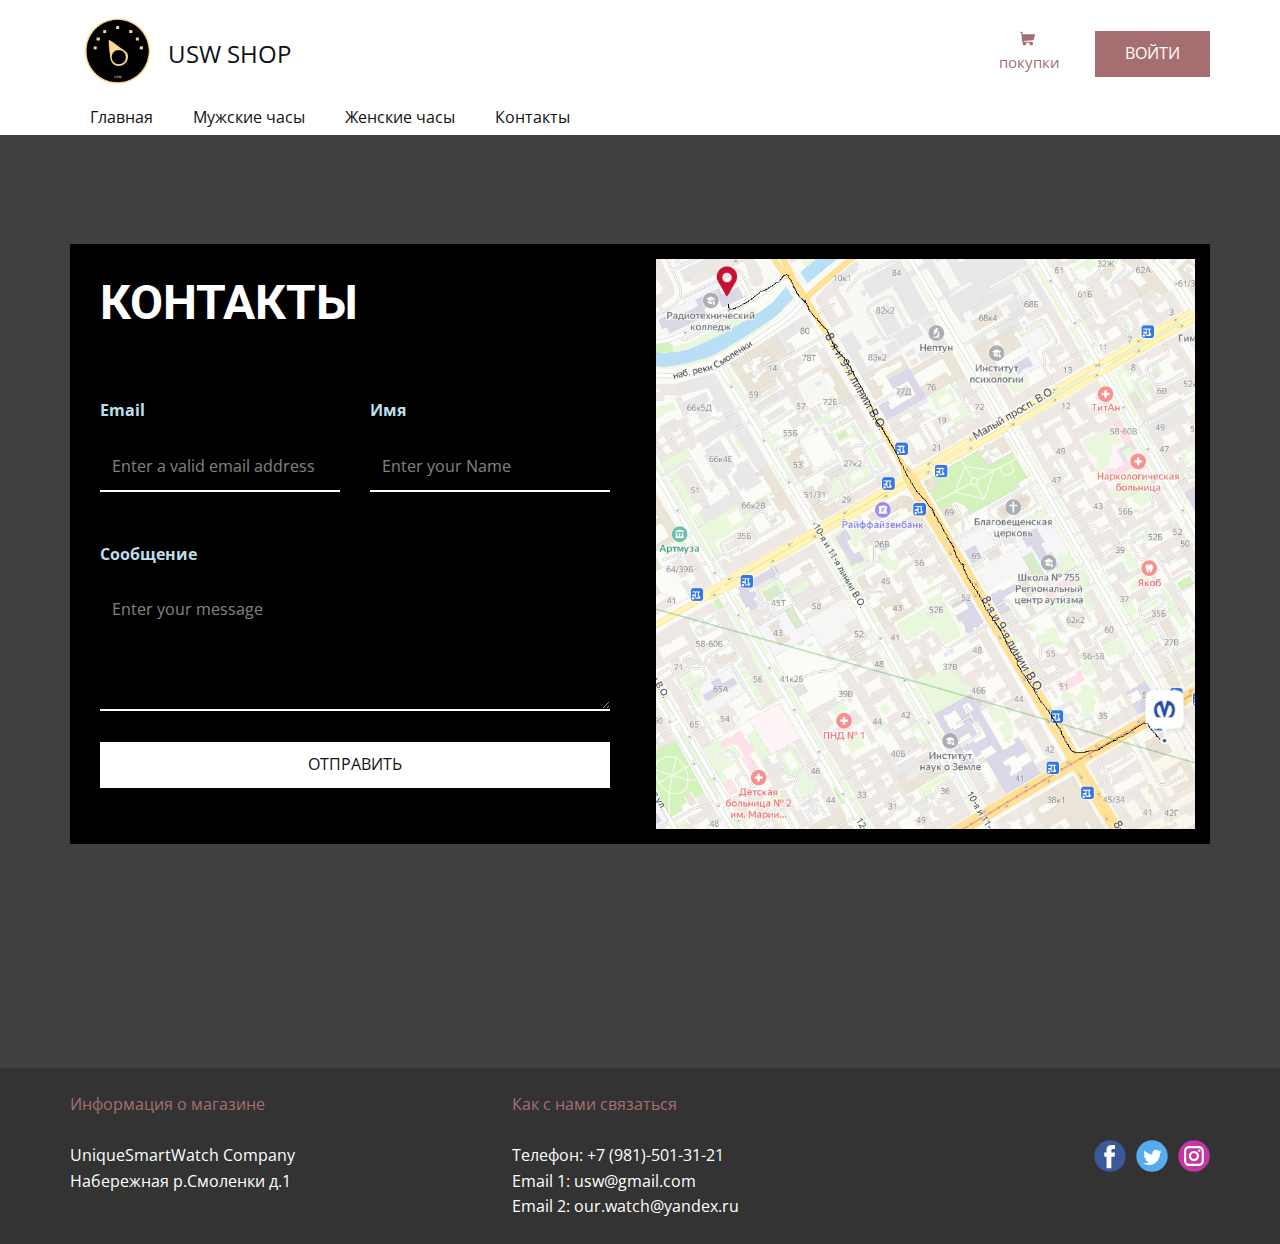
<file: Контакты.html>
<!DOCTYPE html>
<html style="font-size: 16px;">
  <head>
    <meta name="viewport" content="width=device-width, initial-scale=1.0">
    <meta charset="utf-8">
    <meta name="keywords" content="xc60, Safe. Relaxing. Good to ride in. Subtly decorated., How does it work, Car Servicing, Safe. Relaxing. Good to ride in. Subtly decorated.">
    <meta name="description" content="">
    <meta name="page_type" content="np-template-header-footer-from-plugin">
    <title>Контакты</title>
    <link rel="stylesheet" href="nicepage.css" media="screen">
<link rel="stylesheet" href="Контакты.css" media="screen">
    <script class="u-script" type="text/javascript" src="jquery.js" defer=""></script>
    <script class="u-script" type="text/javascript" src="nicepage.js" defer=""></script>
    <meta name="generator" content="Nicepage 3.15.3, nicepage.com">
    <link id="u-theme-google-font" rel="stylesheet" href="https://fonts.googleapis.com/css?family=Roboto:100,100i,300,300i,400,400i,500,500i,700,700i,900,900i|Open+Sans:300,300i,400,400i,600,600i,700,700i,800,800i">
    
    
    <script type="application/ld+json">{
		"@context": "http://schema.org",
		"@type": "Organization",
		"name": "",
		"url": "index.html",
		"logo": "images/a1e93685-de8b-9422-b504-8331fcb7c394.png",
		"sameAs": [
				"https://facebook.com/name",
				"https://twitter.com/name",
				"https://www.instagram.com/name"
		]
}</script>
    <meta property="og:title" content="Контакты">
    <meta property="og:type" content="website">
    <meta name="theme-color" content="#bcdfec">
    <link rel="canonical" href="index.html">
    <meta property="og:url" content="index.html">
    <meta name="twitter:site" content="@">
    <meta name="twitter:card" content="summary_large_image">
    <meta name="twitter:title" content="Контакты">
    <meta name="twitter:description" content="">
  </head>
  <body class="u-body"><header class="u-align-center-sm u-align-center-xs u-clearfix u-header u-section-row-container" id="sec-ea43" data-animation-name="" data-animation-duration="0" data-animation-delay="0" data-animation-direction=""><div class="u-section-rows">
        <div class="u-align-center-sm u-align-center-xs u-clearfix u-section-row u-section-row-1" data-animation-name="" data-animation-duration="0" data-animation-delay="0" data-animation-direction="" id="sec-c8ff">
          <div class="u-clearfix u-sheet u-valign-middle-lg u-valign-middle-md u-valign-middle-sm u-sheet-1">
            <a href="https://nicepage.com" class="u-image u-logo u-image-1" data-image-width="605" data-image-height="585">
              <img src="images/a1e93685-de8b-9422-b504-8331fcb7c394.png" class="u-logo-image u-logo-image-1" data-image-width="97.5578">
            </a>
            <p class="u-text u-text-1">USW SHOP</p>
            <a href="130504324" class="u-active-none u-btn u-button-style u-hover-none u-none u-text-hover-palette-2-base u-text-palette-2-base u-btn-1"><span class="u-icon u-text-palette-2-base"><svg class="u-svg-content" viewBox="0 0 511.334 511.334" style="width: 1em; height: 1em;"><path d="m506.887 114.74c-3.979-5.097-10.086-8.076-16.553-8.076h-399.808l-5.943-66.207c-.972-10.827-10.046-19.123-20.916-19.123h-42.667c-11.598 0-21 9.402-21 21s9.402 21 21 21h23.468l23.018 256.439c.005.302-.01.599.007.903.047.806.152 1.594.286 2.37l.842 9.376c.016.177.034.354.055.529 2.552 22.11 13.851 41.267 30.19 54.21-8.466 10.812-13.532 24.407-13.532 39.172 0 35.106 28.561 63.667 63.666 63.667 35.106 0 63.667-28.561 63.667-63.667 0-7.605-1.345-14.9-3.801-21.667h114.936c-2.457 6.767-3.801 14.062-3.801 21.667 0 35.106 28.561 63.667 63.667 63.667s63.667-28.561 63.667-63.667-28.561-63.667-63.667-63.667h-234.526c-15.952 0-29.853-9.624-35.853-23.646l335.608-19.724c9.162-.538 16.914-6.966 19.141-15.87l42.67-170.67c1.567-6.272.158-12.918-3.821-18.016z"></path></svg><img></span>&nbsp;<br>покупки
            </a>
            <a href="Регистрация.html" data-page-id="23024044" class="u-btn u-button-style u-palette-2-base u-btn-2">ВОЙТИ</a>
          </div>
          
          
          
          
          
        </div>
        <div class="u-section-row u-section-row-2" id="sec-3efd">
          <div class="u-clearfix u-sheet u-sheet-2">
            <nav data-position="" class="u-menu u-menu-dropdown u-offcanvas u-menu-1">
              <div class="menu-collapse">
                <a class="u-button-style u-nav-link" href="#">
                  <svg><use xmlns:xlink="http://www.w3.org/1999/xlink" xlink:href="#menu-hamburger"></use></svg>
                  <svg version="1.1" xmlns="http://www.w3.org/2000/svg" xmlns:xlink="http://www.w3.org/1999/xlink"><defs><symbol id="menu-hamburger" viewBox="0 0 16 16" style="width: 16px; height: 16px;"><rect y="1" width="16" height="2"></rect><rect y="7" width="16" height="2"></rect><rect y="13" width="16" height="2"></rect>
</symbol>
</defs></svg>
                </a>
              </div>
              <div class="u-custom-menu u-nav-container">
                <ul class="u-nav u-unstyled"><li class="u-nav-item"><a class="u-button-style u-nav-link" href="Главная.html">Главная</a>
</li><li class="u-nav-item"><a class="u-button-style u-nav-link" href="Мужские-часы.html">Мужские часы</a>
</li><li class="u-nav-item"><a class="u-button-style u-nav-link" href="Женские-часы.html">Женские часы</a>
</li><li class="u-nav-item"><a class="u-button-style u-nav-link" href="Контакты.html">Контакты</a>
</li></ul>
              </div>
              <div class="u-custom-menu u-nav-container-collapse">
                <div class="u-black u-container-style u-inner-container-layout u-opacity u-opacity-95 u-sidenav">
                  <div class="u-sidenav-overflow">
                    <div class="u-menu-close"></div>
                    <ul class="u-align-center u-nav u-popupmenu-items u-unstyled u-nav-2"><li class="u-nav-item"><a class="u-button-style u-nav-link" href="Главная.html">Главная</a>
</li><li class="u-nav-item"><a class="u-button-style u-nav-link" href="Мужские-часы.html">Мужские часы</a>
</li><li class="u-nav-item"><a class="u-button-style u-nav-link" href="Женские-часы.html">Женские часы</a>
</li><li class="u-nav-item"><a class="u-button-style u-nav-link" href="Контакты.html">Контакты</a>
</li></ul>
                  </div>
                </div>
                <div class="u-black u-menu-overlay u-opacity u-opacity-70"></div>
              </div>
            </nav>
          </div>
          
          
          
          
          
        </div>
      </div></header>
    <section class="u-clearfix u-grey-75 u-valign-middle-md u-section-1" id="carousel_a222">
      <div class="u-list u-list-1">
        <div class="u-repeater u-repeater-1"></div>
      </div>
      <div class="u-clearfix u-layout-wrap u-layout-wrap-1">
        <div class="u-layout">
          <div class="u-layout-row">
            <div class="u-align-left u-black u-container-style u-layout-cell u-left-cell u-size-30 u-layout-cell-1">
              <div class="u-container-layout u-container-layout-1">
                <h3 class="u-text u-text-body-alt-color u-text-1">КОНТАКТЫ</h3>
                <div class="u-expanded-width-sm u-expanded-width-xs u-form u-form-1">
                  <form action="#" method="POST" class="u-clearfix u-form-spacing-30 u-form-vertical u-inner-form" style="padding: 0px;" source="custom" name="form">
                    <div class="u-form-email u-form-group u-form-partition-factor-2">
                      <label for="email-319a" class="u-label u-text-body-alt-color u-label-1">
                        <a class="u-active-none u-border-none u-btn u-button-style u-hover-none u-none u-text-palette-1-base u-btn-1" href="https://nicepage.com">Email</a>
                      </label>
                      <input type="email" placeholder="Enter a valid email address" id="email-319a" name="email" class="u-border-2 u-border-no-left u-border-no-right u-border-no-top u-border-white u-input u-input-rectangle" required="">
                    </div>
                    <div class="u-form-group u-form-name u-form-partition-factor-2">
                      <label for="name-319a" class="u-label u-text-body-alt-color u-label-2">
                        <a class="u-active-none u-border-none u-btn u-button-style u-hover-none u-none u-text-palette-1-base u-btn-2" href="https://nicepage.com">Имя</a>
                      </label>
                      <input type="text" placeholder="Enter your Name" id="name-319a" name="name" class="u-border-2 u-border-no-left u-border-no-right u-border-no-top u-border-white u-input u-input-rectangle" required="">
                    </div>
                    <div class="u-form-group u-form-message">
                      <label for="message-319a" class="u-label u-text-body-alt-color u-label-3">
                        <a class="u-active-none u-border-none u-btn u-button-style u-hover-none u-none u-text-palette-1-base u-btn-3" href="https://nicepage.com">Сообщение</a>
                      </label>
                      <textarea placeholder="Enter your message" rows="4" cols="50" id="message-319a" name="message" class="u-border-2 u-border-no-left u-border-no-right u-border-no-top u-border-white u-input u-input-rectangle" required=""></textarea>
                    </div>
                    <div class="u-align-left u-form-group u-form-submit">
                      <a href="#" class="u-btn u-btn-submit u-button-style u-white u-btn-4">ОТПРАВИТЬ</a>
                      <input type="submit" value="submit" class="u-form-control-hidden" wfd-invisible="true">
                    </div>
                    <div class="u-form-send-message u-form-send-success" wfd-invisible="true"> Thank you! Your message has been sent. </div>
                    <div class="u-form-send-error u-form-send-message" wfd-invisible="true"> Unable to send your message. Please fix errors then try again. </div>
                    <input type="hidden" value="" name="recaptchaResponse" wfd-invisible="true">
                  </form>
                </div>
              </div>
            </div>
            <div class="u-black u-container-style u-layout-cell u-right-cell u-size-30 u-layout-cell-2">
              <div class="u-container-layout u-valign-middle u-container-layout-2">
                <img class="u-image u-image-default u-image-1" src="images/1104c61b-7770-caa2-902a-43d8809bcc9f.png" alt="" data-image-width="777" data-image-height="855">
              </div>
            </div>
          </div>
        </div>
      </div>
    </section>
    
    
    <footer class="u-clearfix u-footer u-grey-80" id="sec-4c91"><div class="u-clearfix u-sheet u-sheet-1">
        <div class="u-social-icons u-spacing-10 u-social-icons-1">
          <a class="u-social-url" title="facebook" target="_blank" href="https://facebook.com/name"><span class="u-icon u-icon-circle u-social-facebook u-social-icon u-icon-1"><svg class="u-svg-link" preserveAspectRatio="xMidYMin slice" viewBox="0 0 112 112" style=""><use xmlns:xlink="http://www.w3.org/1999/xlink" xlink:href="#svg-6000"></use></svg><svg class="u-svg-content" viewBox="0 0 112 112" x="0" y="0" id="svg-6000"><circle fill="currentColor" cx="56.1" cy="56.1" r="55"></circle><path fill="#FFFFFF" d="M73.5,31.6h-9.1c-1.4,0-3.6,0.8-3.6,3.9v8.5h12.6L72,58.3H60.8v40.8H43.9V58.3h-8V43.9h8v-9.2
            c0-6.7,3.1-17,17-17h12.5v13.9H73.5z"></path></svg></span>
          </a>
          <a class="u-social-url" title="twitter" target="_blank" href="https://twitter.com/name"><span class="u-icon u-icon-circle u-social-icon u-social-twitter u-icon-2"><svg class="u-svg-link" preserveAspectRatio="xMidYMin slice" viewBox="0 0 112 112" style=""><use xmlns:xlink="http://www.w3.org/1999/xlink" xlink:href="#svg-94b9"></use></svg><svg class="u-svg-content" viewBox="0 0 112 112" x="0" y="0" id="svg-94b9"><circle fill="currentColor" class="st0" cx="56.1" cy="56.1" r="55"></circle><path fill="#FFFFFF" d="M83.8,47.3c0,0.6,0,1.2,0,1.7c0,17.7-13.5,38.2-38.2,38.2C38,87.2,31,85,25,81.2c1,0.1,2.1,0.2,3.2,0.2
            c6.3,0,12.1-2.1,16.7-5.7c-5.9-0.1-10.8-4-12.5-9.3c0.8,0.2,1.7,0.2,2.5,0.2c1.2,0,2.4-0.2,3.5-0.5c-6.1-1.2-10.8-6.7-10.8-13.1
            c0-0.1,0-0.1,0-0.2c1.8,1,3.9,1.6,6.1,1.7c-3.6-2.4-6-6.5-6-11.2c0-2.5,0.7-4.8,1.8-6.7c6.6,8.1,16.5,13.5,27.6,14
            c-0.2-1-0.3-2-0.3-3.1c0-7.4,6-13.4,13.4-13.4c3.9,0,7.3,1.6,9.8,4.2c3.1-0.6,5.9-1.7,8.5-3.3c-1,3.1-3.1,5.8-5.9,7.4
            c2.7-0.3,5.3-1,7.7-2.1C88.7,43,86.4,45.4,83.8,47.3z"></path></svg></span>
          </a>
          <a class="u-social-url" title="instagram" target="_blank" href="https://www.instagram.com/name"><span class="u-icon u-icon-circle u-social-icon u-social-instagram u-icon-3"><svg class="u-svg-link" preserveAspectRatio="xMidYMin slice" viewBox="0 0 112 112" style=""><use xmlns:xlink="http://www.w3.org/1999/xlink" xlink:href="#svg-c8ec"></use></svg><svg class="u-svg-content" viewBox="0 0 112 112" x="0" y="0" id="svg-c8ec"><circle fill="currentColor" cx="56.1" cy="56.1" r="55"></circle><path fill="#FFFFFF" d="M55.9,38.2c-9.9,0-17.9,8-17.9,17.9C38,66,46,74,55.9,74c9.9,0,17.9-8,17.9-17.9C73.8,46.2,65.8,38.2,55.9,38.2
            z M55.9,66.4c-5.7,0-10.3-4.6-10.3-10.3c-0.1-5.7,4.6-10.3,10.3-10.3c5.7,0,10.3,4.6,10.3,10.3C66.2,61.8,61.6,66.4,55.9,66.4z"></path><path fill="#FFFFFF" d="M74.3,33.5c-2.3,0-4.2,1.9-4.2,4.2s1.9,4.2,4.2,4.2s4.2-1.9,4.2-4.2S76.6,33.5,74.3,33.5z"></path><path fill="#FFFFFF" d="M73.1,21.3H38.6c-9.7,0-17.5,7.9-17.5,17.5v34.5c0,9.7,7.9,17.6,17.5,17.6h34.5c9.7,0,17.5-7.9,17.5-17.5V38.8
            C90.6,29.1,82.7,21.3,73.1,21.3z M83,73.3c0,5.5-4.5,9.9-9.9,9.9H38.6c-5.5,0-9.9-4.5-9.9-9.9V38.8c0-5.5,4.5-9.9,9.9-9.9h34.5
            c5.5,0,9.9,4.5,9.9,9.9V73.3z"></path></svg></span>
          </a>
        </div>
        <p class="u-text u-text-1">
          <span class="u-text-palette-2-base">Информация о магазине</span>
          <br>
          <br>UniqueSmartWatch Company<br>Набережная р.Смоленки д.1
        </p>
        <p class="u-text u-text-2">
          <span class="u-text-palette-2-base">Как с нами связаться</span>
          <br>
          <br>Телефон: +7 (981)-501-31-21<br>Email 1: usw@gmail.com<br>Email 2: our.watch@yandex.ru
        </p>
      </div></footer>

  </body>
</html>
</file>
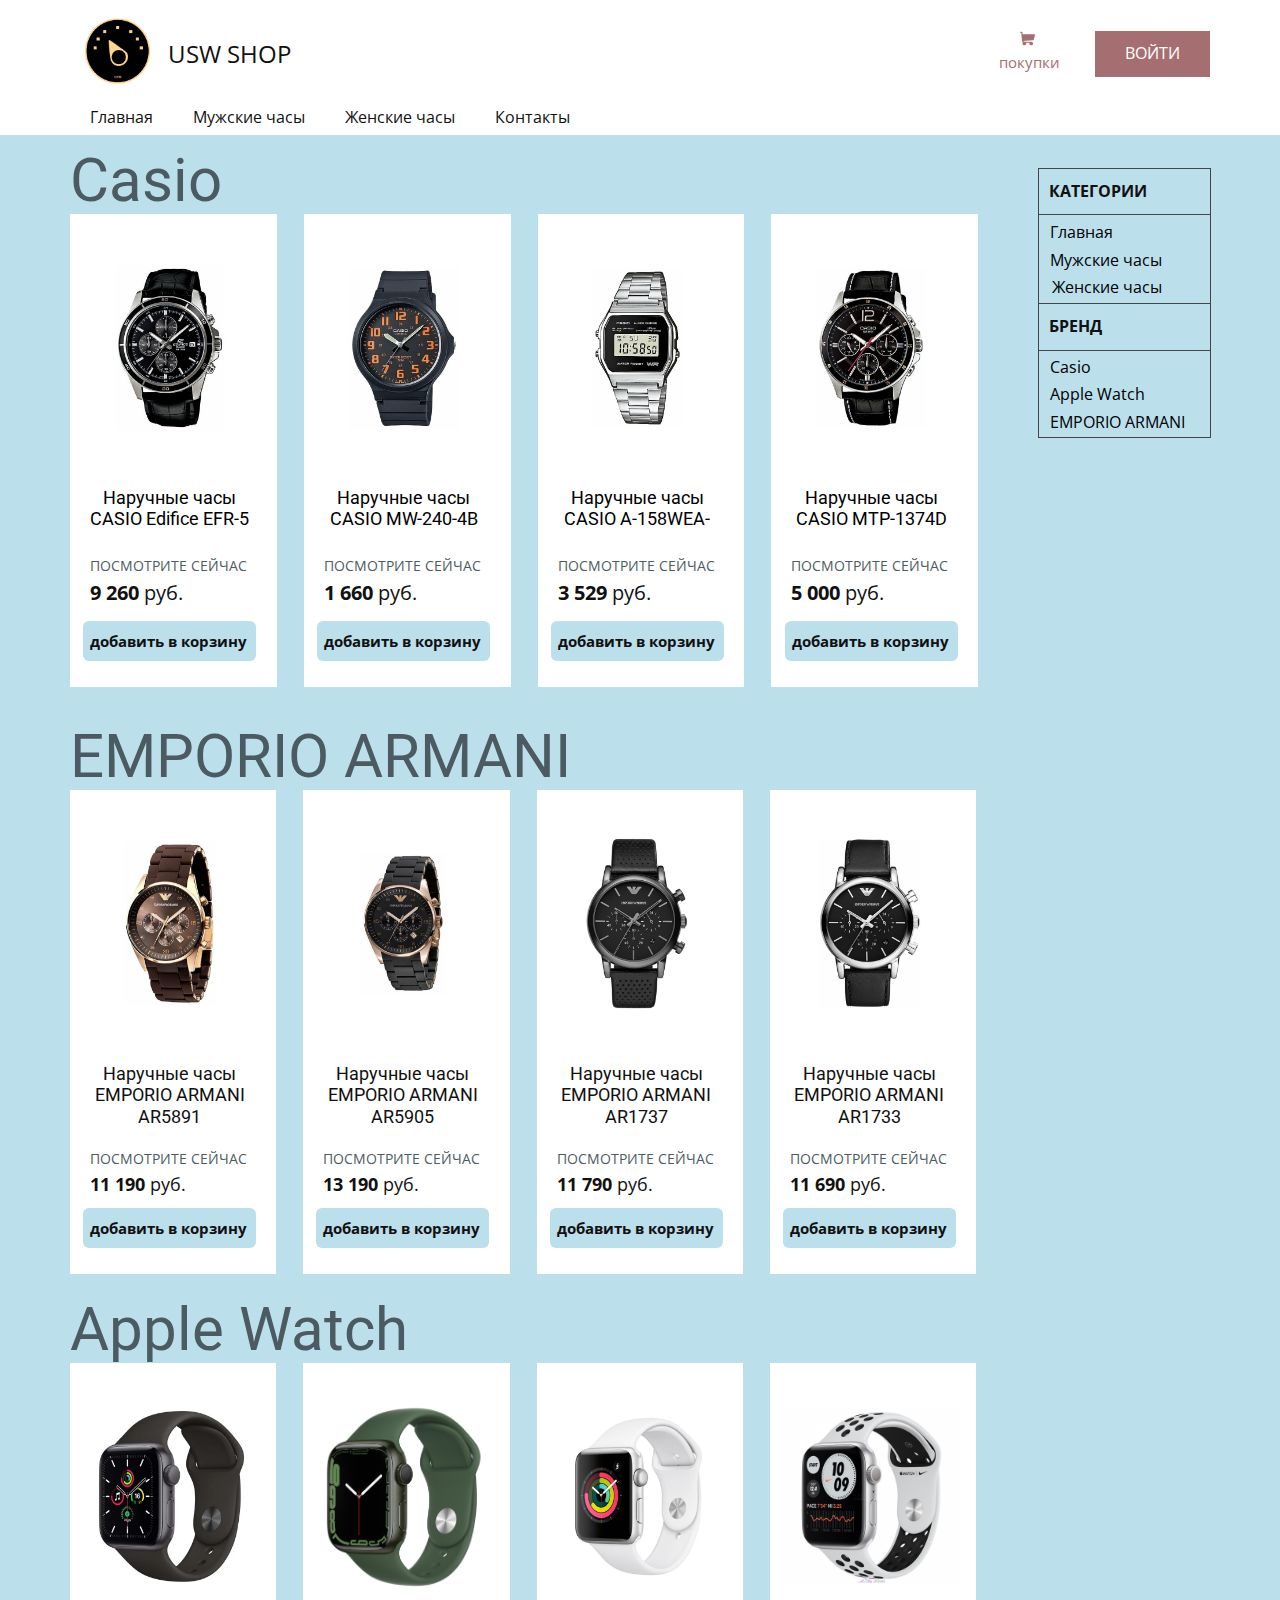
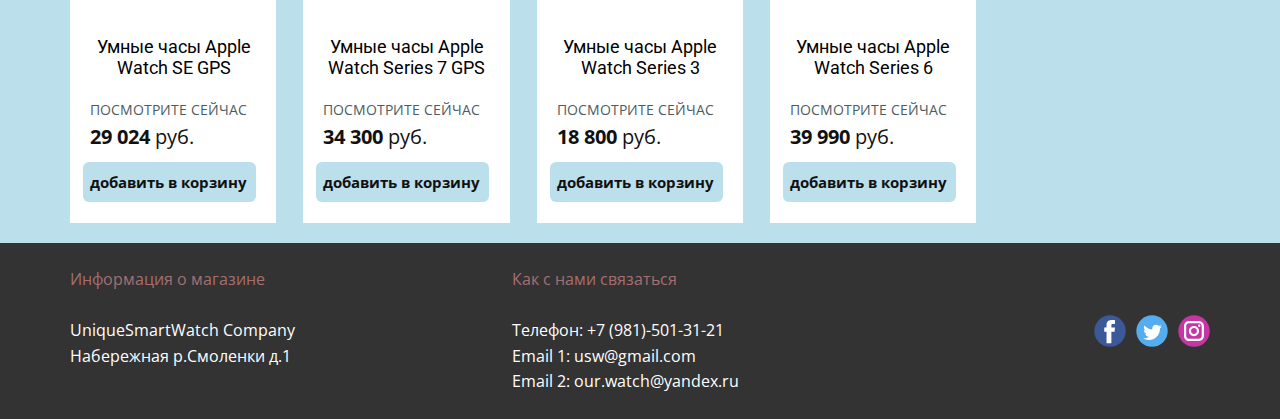
<file: Мужские-часы.html>
<!DOCTYPE html>
<html style="font-size: 16px;">
  <head>
    <meta name="viewport" content="width=device-width, initial-scale=1.0">
    <meta charset="utf-8">
    <meta name="keywords" content="Life is Motion, ​Gym and Fitness, ​Free fitness training, Why Us, ​Gym and Fitness, 350, 16, 8, ​Just Train, Join our newsletter">
    <meta name="description" content="">
    <meta name="page_type" content="np-template-header-footer-from-plugin">
    <title>Мужские часы</title>
    <link rel="stylesheet" href="nicepage.css" media="screen">
<link rel="stylesheet" href="Мужские-часы.css" media="screen">
    <script class="u-script" type="text/javascript" src="jquery.js" defer=""></script>
    <script class="u-script" type="text/javascript" src="nicepage.js" defer=""></script>
    <meta name="generator" content="Nicepage 3.15.3, nicepage.com">
    <link id="u-theme-google-font" rel="stylesheet" href="https://fonts.googleapis.com/css?family=Roboto:100,100i,300,300i,400,400i,500,500i,700,700i,900,900i|Open+Sans:300,300i,400,400i,600,600i,700,700i,800,800i">
    
    
    
    
    <script type="application/ld+json">{
		"@context": "http://schema.org",
		"@type": "Organization",
		"name": "",
		"url": "index.html",
		"logo": "images/a1e93685-de8b-9422-b504-8331fcb7c394.png",
		"sameAs": [
				"https://facebook.com/name",
				"https://twitter.com/name",
				"https://www.instagram.com/name"
		]
}</script>
    <meta property="og:title" content="Мужские часы">
    <meta property="og:type" content="website">
    <meta name="theme-color" content="#bcdfec">
    <link rel="canonical" href="index.html">
    <meta property="og:url" content="index.html">
    <meta name="twitter:site" content="@">
    <meta name="twitter:card" content="summary_large_image">
    <meta name="twitter:title" content="Мужские часы">
    <meta name="twitter:description" content="">
  </head>
  <body class="u-body"><header class="u-align-center-sm u-align-center-xs u-clearfix u-header u-section-row-container" id="sec-ea43" data-animation-name="" data-animation-duration="0" data-animation-delay="0" data-animation-direction=""><div class="u-section-rows">
        <div class="u-align-center-sm u-align-center-xs u-clearfix u-section-row u-section-row-1" data-animation-name="" data-animation-duration="0" data-animation-delay="0" data-animation-direction="" id="sec-c8ff">
          <div class="u-clearfix u-sheet u-valign-middle-lg u-valign-middle-md u-valign-middle-sm u-sheet-1">
            <a href="https://nicepage.com" class="u-image u-logo u-image-1" data-image-width="605" data-image-height="585">
              <img src="images/a1e93685-de8b-9422-b504-8331fcb7c394.png" class="u-logo-image u-logo-image-1" data-image-width="97.5578">
            </a>
            <p class="u-text u-text-1">USW SHOP</p>
            <a href="130504324" class="u-active-none u-btn u-button-style u-hover-none u-none u-text-hover-palette-2-base u-text-palette-2-base u-btn-1"><span class="u-icon u-text-palette-2-base"><svg class="u-svg-content" viewBox="0 0 511.334 511.334" style="width: 1em; height: 1em;"><path d="m506.887 114.74c-3.979-5.097-10.086-8.076-16.553-8.076h-399.808l-5.943-66.207c-.972-10.827-10.046-19.123-20.916-19.123h-42.667c-11.598 0-21 9.402-21 21s9.402 21 21 21h23.468l23.018 256.439c.005.302-.01.599.007.903.047.806.152 1.594.286 2.37l.842 9.376c.016.177.034.354.055.529 2.552 22.11 13.851 41.267 30.19 54.21-8.466 10.812-13.532 24.407-13.532 39.172 0 35.106 28.561 63.667 63.666 63.667 35.106 0 63.667-28.561 63.667-63.667 0-7.605-1.345-14.9-3.801-21.667h114.936c-2.457 6.767-3.801 14.062-3.801 21.667 0 35.106 28.561 63.667 63.667 63.667s63.667-28.561 63.667-63.667-28.561-63.667-63.667-63.667h-234.526c-15.952 0-29.853-9.624-35.853-23.646l335.608-19.724c9.162-.538 16.914-6.966 19.141-15.87l42.67-170.67c1.567-6.272.158-12.918-3.821-18.016z"></path></svg><img></span>&nbsp;<br>покупки
            </a>
            <a href="Регистрация.html" data-page-id="23024044" class="u-btn u-button-style u-palette-2-base u-btn-2">ВОЙТИ</a>
          </div>
          
          
          
          
          
        </div>
        <div class="u-section-row u-section-row-2" id="sec-3efd">
          <div class="u-clearfix u-sheet u-sheet-2">
            <nav data-position="" class="u-menu u-menu-dropdown u-offcanvas u-menu-1">
              <div class="menu-collapse">
                <a class="u-button-style u-nav-link" href="#">
                  <svg><use xmlns:xlink="http://www.w3.org/1999/xlink" xlink:href="#menu-hamburger"></use></svg>
                  <svg version="1.1" xmlns="http://www.w3.org/2000/svg" xmlns:xlink="http://www.w3.org/1999/xlink"><defs><symbol id="menu-hamburger" viewBox="0 0 16 16" style="width: 16px; height: 16px;"><rect y="1" width="16" height="2"></rect><rect y="7" width="16" height="2"></rect><rect y="13" width="16" height="2"></rect>
</symbol>
</defs></svg>
                </a>
              </div>
              <div class="u-custom-menu u-nav-container">
                <ul class="u-nav u-unstyled"><li class="u-nav-item"><a class="u-button-style u-nav-link" href="Главная.html">Главная</a>
</li><li class="u-nav-item"><a class="u-button-style u-nav-link" href="Мужские-часы.html">Мужские часы</a>
</li><li class="u-nav-item"><a class="u-button-style u-nav-link" href="Женские-часы.html">Женские часы</a>
</li><li class="u-nav-item"><a class="u-button-style u-nav-link" href="Контакты.html">Контакты</a>
</li></ul>
              </div>
              <div class="u-custom-menu u-nav-container-collapse">
                <div class="u-black u-container-style u-inner-container-layout u-opacity u-opacity-95 u-sidenav">
                  <div class="u-sidenav-overflow">
                    <div class="u-menu-close"></div>
                    <ul class="u-align-center u-nav u-popupmenu-items u-unstyled u-nav-2"><li class="u-nav-item"><a class="u-button-style u-nav-link" href="Главная.html">Главная</a>
</li><li class="u-nav-item"><a class="u-button-style u-nav-link" href="Мужские-часы.html">Мужские часы</a>
</li><li class="u-nav-item"><a class="u-button-style u-nav-link" href="Женские-часы.html">Женские часы</a>
</li><li class="u-nav-item"><a class="u-button-style u-nav-link" href="Контакты.html">Контакты</a>
</li></ul>
                  </div>
                </div>
                <div class="u-black u-menu-overlay u-opacity u-opacity-70"></div>
              </div>
            </nav>
          </div>
          
          
          
          
          
        </div>
      </div></header>
    <section class="u-align-center u-clearfix u-palette-1-base u-section-1" id="sec-5319">
      <div class="u-clearfix u-sheet u-sheet-1">
        <h2 class="u-align-left u-text u-text-palette-1-dark-2 u-text-1"> Casio</h2>
        <div class="u-expanded-width-xs u-list u-list-1">
          <div class="u-repeater u-repeater-1">
            <div class="u-align-center u-container-style u-list-item u-repeater-item u-shape-rectangle u-white u-list-item-1">
              <div class="u-container-layout u-similar-container u-valign-top-xs u-container-layout-1">
                <img src="images/42.jpg" alt="" class="u-expanded-width-lg u-expanded-width-md u-expanded-width-sm u-expanded-width-xl u-image u-image-contain u-image-default u-image-1" data-image-width="600" data-image-height="600">
                <h4 class="u-align-center u-text u-text-black u-text-2">Наручные часы CASIO Edifice EFR-5</h4>
                <p class="u-align-left u-text u-text-palette-1-dark-2 u-text-3">ПОСМОТРИТЕ СЕЙЧАС</p>
                <p class="u-align-left u-text u-text-4">
                  <span style="font-weight: 700;">9 260</span> руб.
                </p>
                <a href="https://nicepage.com/c/sale-website-templates" class="u-align-center-xs u-border-0 u-btn u-btn-round u-button-style u-hover-palette-1-light-1 u-palette-1-base u-radius-6 u-btn-1">добавить в корзину</a>
              </div>
            </div>
            <div class="u-align-center u-container-style u-list-item u-repeater-item u-shape-rectangle u-video-cover u-white u-list-item-2">
              <div class="u-container-layout u-similar-container u-valign-top-xs u-container-layout-2">
                <img src="images/51.jpg" alt="" class="u-expanded-width-lg u-expanded-width-md u-expanded-width-sm u-expanded-width-xl u-image u-image-contain u-image-default u-image-2" data-image-width="600" data-image-height="600">
                <h4 class="u-align-center u-text u-text-black u-text-5">Наручные часы CASIO MW-240-4B</h4>
                <p class="u-align-left u-text u-text-palette-1-dark-2 u-text-6">ПОСМОТРИТЕ СЕЙЧАС</p>
                <p class="u-align-left u-text u-text-7">
                  <span style="font-weight: 700;">1 660</span> руб.
                </p>
                <a href="https://nicepage.com/c/sale-website-templates" class="u-align-center-xs u-border-0 u-btn u-btn-round u-button-style u-hover-palette-1-light-1 u-palette-1-base u-radius-6 u-btn-2">добавить в корзину</a>
              </div>
            </div>
            <div class="u-container-style u-list-item u-repeater-item u-shape-rectangle u-video-cover u-white u-list-item-3">
              <div class="u-container-layout u-similar-container u-valign-top-xs u-container-layout-3">
                <img src="images/9.jpg" alt="" class="u-expanded-width-lg u-expanded-width-md u-expanded-width-sm u-expanded-width-xl u-image u-image-contain u-image-default u-image-3" data-image-width="600" data-image-height="600">
                <h4 class="u-align-center u-text u-text-black u-text-8">Наручные часы CASIO A-158WEA-</h4>
                <p class="u-align-left u-text u-text-palette-1-dark-2 u-text-9">ПОСМОТРИТЕ СЕЙЧАС</p>
                <p class="u-align-left u-text u-text-10">
                  <span style="font-weight: 700;">3 529</span> руб.
                </p>
                <a href="https://nicepage.com/c/sale-website-templates" class="u-align-center-xs u-border-0 u-btn u-btn-round u-button-style u-hover-palette-1-light-1 u-palette-1-base u-radius-6 u-btn-3">добавить в корзину</a>
              </div>
            </div>
            <div class="u-align-center u-container-style u-list-item u-repeater-item u-shape-rectangle u-video-cover u-white u-list-item-4">
              <div class="u-container-layout u-similar-container u-valign-top-xs u-container-layout-4">
                <img src="images/13.jpg" alt="" class="u-expanded-width-lg u-expanded-width-md u-expanded-width-sm u-expanded-width-xl u-image u-image-contain u-image-default u-image-4" data-image-width="600" data-image-height="600">
                <h4 class="u-align-center u-text u-text-black u-text-11">Наручные часы CASIO MTP-1374D</h4>
                <p class="u-align-left u-text u-text-palette-1-dark-2 u-text-12">ПОСМОТРИТЕ СЕЙЧАС</p>
                <p class="u-align-left u-text u-text-13">
                  <span style="font-weight: 700;">5 000</span> руб.
                </p>
                <a href="https://nicepage.com/c/sale-website-templates" class="u-align-center-xs u-border-0 u-btn u-btn-round u-button-style u-hover-palette-1-light-1 u-palette-1-base u-radius-6 u-btn-4">добавить в корзину</a>
              </div>
            </div>
          </div>
        </div>
        <div class="u-table u-table-responsive u-table-1">
          <table class="u-table-entity">
            <colgroup>
              <col width="100%">
            </colgroup>
            <tbody class="u-table-body">
              <tr style="height: 41px;">
                <td class="u-border-1 u-border-grey-dark-1 u-table-cell u-table-cell-1">КАТЕГОРИИ</td>
              </tr>
              <tr style="height: 89px;">
                <td class="u-border-1 u-border-grey-dark-1 u-table-cell"></td>
              </tr>
              <tr style="height: 46px;">
                <td class="u-border-1 u-border-grey-dark-1 u-table-cell u-table-cell-3">БРЕНД</td>
              </tr>
              <tr style="height: 87px;">
                <td class="u-border-1 u-border-grey-dark-1 u-table-cell"></td>
              </tr>
            </tbody>
          </table>
        </div>
        <a href="Главная.html" data-page-id="832310909" class="u-active-none u-border-2 u-border-palette-1-base u-btn u-btn-rectangle u-button-style u-hover-none u-none u-text-black u-btn-5">Главная</a>
        <a href="Мужские-часы.html" data-page-id="757726766" class="u-active-none u-border-2 u-border-palette-1-base u-btn u-btn-rectangle u-button-style u-hover-none u-none u-text-black u-btn-6">Мужские часы</a>
        <a href="Женские-часы.html" data-page-id="675100450" class="u-active-none u-border-2 u-border-palette-1-base u-btn u-btn-rectangle u-button-style u-hover-none u-none u-text-black u-btn-7">Женские часы</a>
        <a href="Мужские-часы.html#sec-5319" data-page-id="757726766" class="u-active-none u-border-2 u-border-palette-1-base u-btn u-btn-rectangle u-button-style u-hover-none u-none u-text-black u-btn-8">Casio</a>
        <a href="Мужские-часы.html#sec-4a6a" data-page-id="757726766" class="u-active-none u-border-2 u-border-palette-1-base u-btn u-btn-rectangle u-button-style u-hover-none u-none u-text-black u-btn-9">Apple Watch</a>
        <a href="Мужские-часы.html#sec-efc4" data-page-id="757726766" class="u-active-none u-border-2 u-border-palette-1-base u-btn u-btn-rectangle u-button-style u-hover-none u-none u-text-black u-btn-10">EMPORIO ARMANI</a>
      </div>
    </section>
    <section class="u-align-center u-clearfix u-palette-1-light-1 u-section-2" id="sec-efc4">
      <div class="u-clearfix u-sheet u-valign-middle-lg u-valign-middle-md u-valign-middle-sm u-valign-middle-xl u-sheet-1">
        <h2 class="u-align-left u-text u-text-palette-1-dark-2 u-text-1">EMPORIO ARMANI</h2>
        <div class="u-list u-list-1">
          <div class="u-repeater u-repeater-1">
            <div class="u-align-center u-container-style u-list-item u-repeater-item u-shape-rectangle u-white u-list-item-1">
              <div class="u-container-layout u-similar-container u-valign-top-xs u-container-layout-1">
                <img src="images/6.jpg" alt="" class="u-expanded-width-lg u-expanded-width-md u-expanded-width-sm u-expanded-width-xl u-image u-image-contain u-image-default u-image-1" data-image-width="600" data-image-height="600">
                <h4 class="u-align-center u-text u-text-2">Наручные часы EMPORIO ARMANI AR5891</h4>
                <p class="u-align-left u-text u-text-palette-1-dark-2 u-text-3">ПОСМОТРИТЕ СЕЙЧАС</p>
                <p class="u-align-left u-text u-text-4">
                  <span style="font-weight: 700;">11 190</span>
                  <span style="font-weight: 400;"> руб.</span>
                </p>
                <a href="https://nicepage.com/c/sale-website-templates" class="u-align-center-xs u-border-0 u-btn u-btn-round u-button-style u-hover-palette-1-light-1 u-palette-1-base u-radius-6 u-btn-1">добавить в корзину</a>
              </div>
            </div>
            <div class="u-container-style u-list-item u-repeater-item u-shape-rectangle u-video-cover u-white u-list-item-2">
              <div class="u-container-layout u-similar-container u-valign-top-xs u-container-layout-2">
                <img src="images/32.jpg" alt="" class="u-expanded-width-lg u-expanded-width-md u-expanded-width-sm u-expanded-width-xl u-image u-image-contain u-image-default u-image-2" data-image-width="600" data-image-height="600">
                <h4 class="u-align-center u-text u-text-5">Наручные часы EMPORIO ARMANI AR5905</h4>
                <p class="u-align-left u-text u-text-palette-1-dark-2 u-text-6">ПОСМОТРИТЕ СЕЙЧАС</p>
                <p class="u-align-left u-text u-text-7">
                  <span style="font-weight: 700;">13 190</span> руб.
                </p>
                <a href="https://nicepage.com/c/sale-website-templates" class="u-align-center-xs u-border-0 u-btn u-btn-round u-button-style u-hover-palette-1-light-1 u-palette-1-base u-radius-6 u-btn-2">добавить в корзину</a>
              </div>
            </div>
            <div class="u-align-center u-container-style u-list-item u-repeater-item u-shape-rectangle u-video-cover u-white u-list-item-3">
              <div class="u-container-layout u-similar-container u-valign-top-xs u-container-layout-3">
                <img src="images/8.jpg" alt="" class="u-expanded-width-lg u-expanded-width-md u-expanded-width-sm u-expanded-width-xl u-image u-image-contain u-image-default u-image-3" data-image-width="600" data-image-height="600">
                <h4 class="u-align-center u-text u-text-8">Наручные часы EMPORIO ARMANI AR1737</h4>
                <p class="u-align-left u-text u-text-palette-1-dark-2 u-text-9">ПОСМОТРИТЕ СЕЙЧАС</p>
                <p class="u-align-left u-text u-text-10">
                  <span style="font-weight: 700;">11 790</span> руб.
                </p>
                <a href="https://nicepage.com/c/sale-website-templates" class="u-align-center-xs u-border-0 u-btn u-btn-round u-button-style u-hover-palette-1-light-1 u-palette-1-base u-radius-6 u-btn-3">добавить в корзину</a>
              </div>
            </div>
            <div class="u-align-center u-container-style u-list-item u-repeater-item u-shape-rectangle u-video-cover u-white u-list-item-4">
              <div class="u-container-layout u-similar-container u-valign-top-xs u-container-layout-4">
                <img src="images/10.jpg" alt="" class="u-expanded-width-lg u-expanded-width-md u-expanded-width-sm u-expanded-width-xl u-image u-image-contain u-image-default u-image-4" data-image-width="600" data-image-height="600">
                <h4 class="u-align-center u-text u-text-11">Наручные часы EMPORIO ARMANI AR1733</h4>
                <p class="u-align-left u-text u-text-palette-1-dark-2 u-text-12">ПОСМОТРИТЕ СЕЙЧАС</p>
                <p class="u-align-left u-text u-text-13">
                  <span style="font-weight: 700;">11 690</span> руб.
                </p>
                <a href="https://nicepage.com/c/sale-website-templates" class="u-align-center-xs u-border-0 u-btn u-btn-round u-button-style u-hover-palette-1-light-1 u-palette-1-base u-radius-6 u-btn-4">добавить в корзину</a>
              </div>
            </div>
          </div>
        </div>
      </div>
    </section>
    <section class="u-align-center u-clearfix u-palette-1-light-1 u-section-3" id="sec-4a6a">
      <div class="u-clearfix u-sheet u-sheet-1">
        <h2 class="u-align-left u-text u-text-palette-1-dark-2 u-text-1">Apple Watch</h2>
        <div class="u-expanded-width-xs u-list u-list-1">
          <div class="u-repeater u-repeater-1">
            <div class="u-align-center u-container-style u-list-item u-repeater-item u-shape-rectangle u-white u-list-item-1">
              <div class="u-container-layout u-similar-container u-valign-top-lg u-valign-top-md u-valign-top-sm u-valign-top-xs u-container-layout-1">
                <img src="images/11.webp" alt="" class="u-expanded-width-xl u-image u-image-contain u-image-default u-image-1" data-image-width="600" data-image-height="600">
                <h4 class="u-text u-text-black u-text-2">Умные часы Apple Watch&nbsp;SE GPS</h4>
                <p class="u-align-left u-text u-text-palette-1-dark-2 u-text-3">ПОСМОТРИТЕ СЕЙЧАС</p>
                <p class="u-align-left u-text u-text-4">
                  <span style="font-weight: 700;">29 024</span> руб.
                </p>
                <a href="https://nicepage.com/c/sale-website-templates" class="u-align-center-xs u-border-0 u-btn u-btn-round u-button-style u-hover-palette-1-light-1 u-palette-1-base u-radius-6 u-btn-1">добавить в корзину</a>
              </div>
            </div>
            <div class="u-align-center u-container-style u-list-item u-repeater-item u-shape-rectangle u-video-cover u-white u-list-item-2">
              <div class="u-container-layout u-similar-container u-valign-top-lg u-valign-top-md u-valign-top-sm u-valign-top-xs u-container-layout-2">
                <img src="images/121.png" alt="" class="u-expanded-width-xl u-image u-image-contain u-image-default u-image-2" data-image-width="786" data-image-height="923">
                <h4 class="u-text u-text-black u-text-5">Умные часы Apple Watch&nbsp;Series 7&nbsp;GPS</h4>
                <p class="u-align-left u-text u-text-palette-1-dark-2 u-text-6">ПОСМОТРИТЕ СЕЙЧАС</p>
                <p class="u-align-left u-text u-text-7">
                  <span style="font-weight: 700;">34 300</span> руб.
                </p>
                <a href="https://nicepage.com/c/sale-website-templates" class="u-align-center-xs u-border-0 u-btn u-btn-round u-button-style u-hover-palette-1-light-1 u-palette-1-base u-radius-6 u-btn-2">добавить в корзину</a>
              </div>
            </div>
            <div class="u-align-center u-container-style u-list-item u-repeater-item u-shape-rectangle u-video-cover u-white u-list-item-3">
              <div class="u-container-layout u-similar-container u-valign-top-lg u-valign-top-md u-valign-top-sm u-valign-top-xs u-container-layout-3">
                <img src="images/131.jpg" alt="" class="u-expanded-width-xl u-image u-image-contain u-image-default u-image-3" data-image-width="1200" data-image-height="1200">
                <h4 class="u-text u-text-black u-text-8">Умные часы Apple Watch&nbsp;Series 3</h4>
                <p class="u-align-left u-text u-text-palette-1-dark-2 u-text-9">ПОСМОТРИТЕ СЕЙЧАС</p>
                <p class="u-align-left u-text u-text-10">
                  <span style="font-weight: 700;">18 800</span> руб.
                </p>
                <a href="https://nicepage.com/c/sale-website-templates" class="u-align-center-xs u-border-0 u-btn u-btn-round u-button-style u-hover-palette-1-light-1 u-palette-1-base u-radius-6 u-btn-3">добавить в корзину</a>
              </div>
            </div>
            <div class="u-align-center u-container-style u-list-item u-repeater-item u-shape-rectangle u-video-cover u-white u-list-item-4">
              <div class="u-container-layout u-similar-container u-valign-top-lg u-valign-top-md u-valign-top-sm u-valign-top-xs u-container-layout-4">
                <img src="images/14.jpg" alt="" class="u-expanded-width-xl u-image u-image-contain u-image-default u-image-4" data-image-width="900" data-image-height="900">
                <h4 class="u-text u-text-black u-text-11">Умные часы&nbsp;Apple Watch&nbsp;Series 6</h4>
                <p class="u-align-left u-text u-text-palette-1-dark-2 u-text-12">ПОСМОТРИТЕ СЕЙЧАС</p>
                <p class="u-align-left u-text u-text-13">
                  <span style="font-weight: 700;">39 990</span> руб.
                </p>
                <a href="https://nicepage.com/c/sale-website-templates" class="u-align-center-xs u-border-0 u-btn u-btn-round u-button-style u-hover-palette-1-light-1 u-palette-1-base u-radius-6 u-btn-4">добавить в корзину</a>
              </div>
            </div>
          </div>
        </div>
      </div>
    </section>
    
    
    <footer class="u-clearfix u-footer u-grey-80" id="sec-4c91"><div class="u-clearfix u-sheet u-sheet-1">
        <div class="u-social-icons u-spacing-10 u-social-icons-1">
          <a class="u-social-url" title="facebook" target="_blank" href="https://facebook.com/name"><span class="u-icon u-icon-circle u-social-facebook u-social-icon u-icon-1"><svg class="u-svg-link" preserveAspectRatio="xMidYMin slice" viewBox="0 0 112 112" style=""><use xmlns:xlink="http://www.w3.org/1999/xlink" xlink:href="#svg-6000"></use></svg><svg class="u-svg-content" viewBox="0 0 112 112" x="0" y="0" id="svg-6000"><circle fill="currentColor" cx="56.1" cy="56.1" r="55"></circle><path fill="#FFFFFF" d="M73.5,31.6h-9.1c-1.4,0-3.6,0.8-3.6,3.9v8.5h12.6L72,58.3H60.8v40.8H43.9V58.3h-8V43.9h8v-9.2
            c0-6.7,3.1-17,17-17h12.5v13.9H73.5z"></path></svg></span>
          </a>
          <a class="u-social-url" title="twitter" target="_blank" href="https://twitter.com/name"><span class="u-icon u-icon-circle u-social-icon u-social-twitter u-icon-2"><svg class="u-svg-link" preserveAspectRatio="xMidYMin slice" viewBox="0 0 112 112" style=""><use xmlns:xlink="http://www.w3.org/1999/xlink" xlink:href="#svg-94b9"></use></svg><svg class="u-svg-content" viewBox="0 0 112 112" x="0" y="0" id="svg-94b9"><circle fill="currentColor" class="st0" cx="56.1" cy="56.1" r="55"></circle><path fill="#FFFFFF" d="M83.8,47.3c0,0.6,0,1.2,0,1.7c0,17.7-13.5,38.2-38.2,38.2C38,87.2,31,85,25,81.2c1,0.1,2.1,0.2,3.2,0.2
            c6.3,0,12.1-2.1,16.7-5.7c-5.9-0.1-10.8-4-12.5-9.3c0.8,0.2,1.7,0.2,2.5,0.2c1.2,0,2.4-0.2,3.5-0.5c-6.1-1.2-10.8-6.7-10.8-13.1
            c0-0.1,0-0.1,0-0.2c1.8,1,3.9,1.6,6.1,1.7c-3.6-2.4-6-6.5-6-11.2c0-2.5,0.7-4.8,1.8-6.7c6.6,8.1,16.5,13.5,27.6,14
            c-0.2-1-0.3-2-0.3-3.1c0-7.4,6-13.4,13.4-13.4c3.9,0,7.3,1.6,9.8,4.2c3.1-0.6,5.9-1.7,8.5-3.3c-1,3.1-3.1,5.8-5.9,7.4
            c2.7-0.3,5.3-1,7.7-2.1C88.7,43,86.4,45.4,83.8,47.3z"></path></svg></span>
          </a>
          <a class="u-social-url" title="instagram" target="_blank" href="https://www.instagram.com/name"><span class="u-icon u-icon-circle u-social-icon u-social-instagram u-icon-3"><svg class="u-svg-link" preserveAspectRatio="xMidYMin slice" viewBox="0 0 112 112" style=""><use xmlns:xlink="http://www.w3.org/1999/xlink" xlink:href="#svg-c8ec"></use></svg><svg class="u-svg-content" viewBox="0 0 112 112" x="0" y="0" id="svg-c8ec"><circle fill="currentColor" cx="56.1" cy="56.1" r="55"></circle><path fill="#FFFFFF" d="M55.9,38.2c-9.9,0-17.9,8-17.9,17.9C38,66,46,74,55.9,74c9.9,0,17.9-8,17.9-17.9C73.8,46.2,65.8,38.2,55.9,38.2
            z M55.9,66.4c-5.7,0-10.3-4.6-10.3-10.3c-0.1-5.7,4.6-10.3,10.3-10.3c5.7,0,10.3,4.6,10.3,10.3C66.2,61.8,61.6,66.4,55.9,66.4z"></path><path fill="#FFFFFF" d="M74.3,33.5c-2.3,0-4.2,1.9-4.2,4.2s1.9,4.2,4.2,4.2s4.2-1.9,4.2-4.2S76.6,33.5,74.3,33.5z"></path><path fill="#FFFFFF" d="M73.1,21.3H38.6c-9.7,0-17.5,7.9-17.5,17.5v34.5c0,9.7,7.9,17.6,17.5,17.6h34.5c9.7,0,17.5-7.9,17.5-17.5V38.8
            C90.6,29.1,82.7,21.3,73.1,21.3z M83,73.3c0,5.5-4.5,9.9-9.9,9.9H38.6c-5.5,0-9.9-4.5-9.9-9.9V38.8c0-5.5,4.5-9.9,9.9-9.9h34.5
            c5.5,0,9.9,4.5,9.9,9.9V73.3z"></path></svg></span>
          </a>
        </div>
        <p class="u-text u-text-1">
          <span class="u-text-palette-2-base">Информация о магазине</span>
          <br>
          <br>UniqueSmartWatch Company<br>Набережная р.Смоленки д.1
        </p>
        <p class="u-text u-text-2">
          <span class="u-text-palette-2-base">Как с нами связаться</span>
          <br>
          <br>Телефон: +7 (981)-501-31-21<br>Email 1: usw@gmail.com<br>Email 2: our.watch@yandex.ru
        </p>
      </div></footer>

  </body>
</html>
</file>
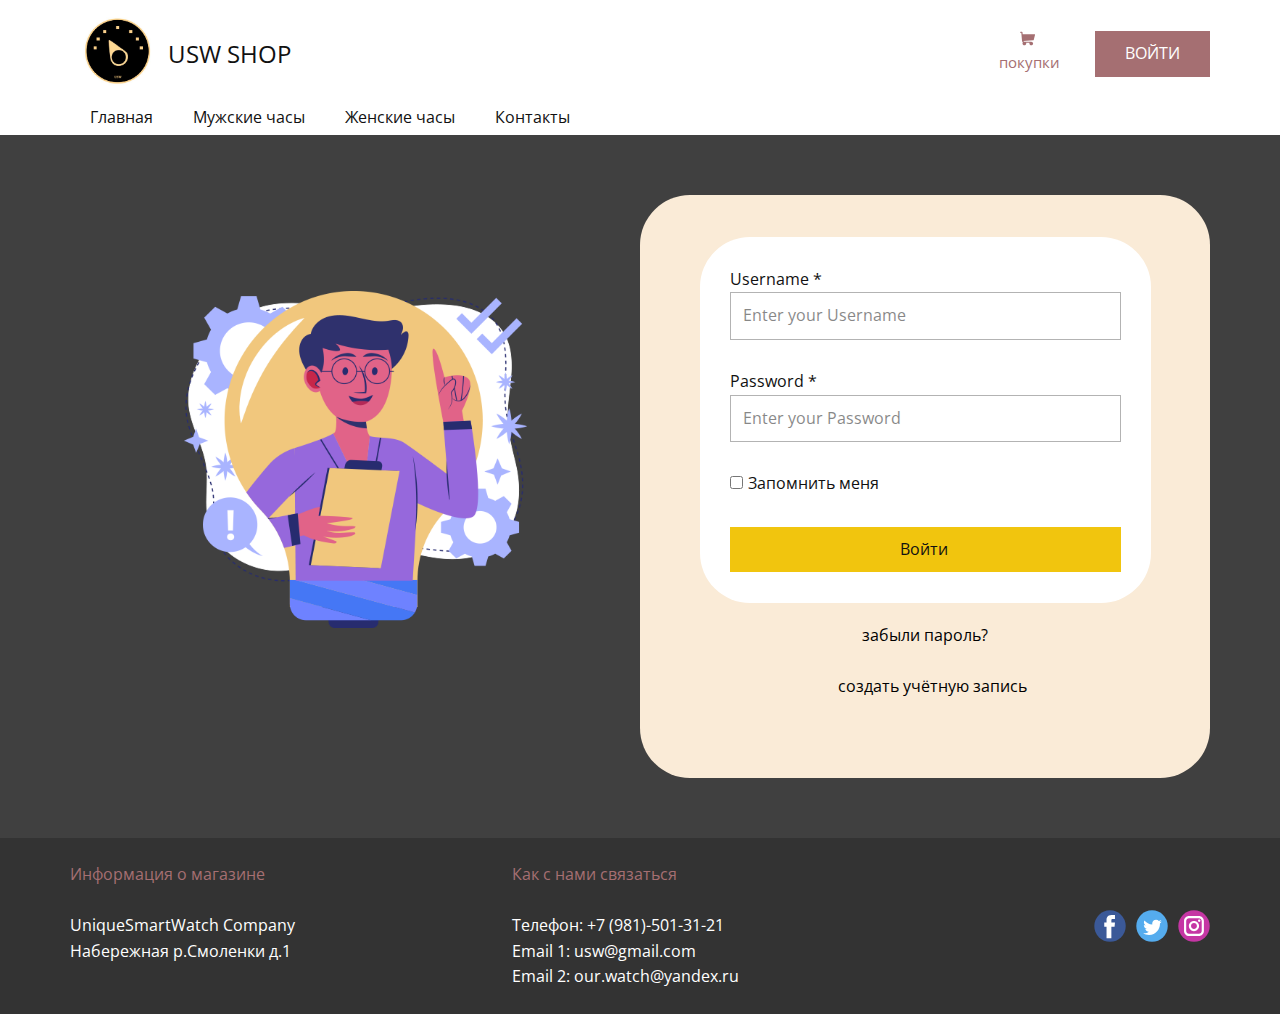
<file: Регистрация.html>
<!DOCTYPE html>
<html style="font-size: 16px;">
  <head>
    <meta name="viewport" content="width=device-width, initial-scale=1.0">
    <meta charset="utf-8">
    <meta name="keywords" content="xc60, Safe. Relaxing. Good to ride in. Subtly decorated., How does it work, Car Servicing, Safe. Relaxing. Good to ride in. Subtly decorated.">
    <meta name="description" content="">
    <meta name="page_type" content="np-template-header-footer-from-plugin">
    <title>Регистрация</title>
    <link rel="stylesheet" href="nicepage.css" media="screen">
<link rel="stylesheet" href="Регистрация.css" media="screen">
    <script class="u-script" type="text/javascript" src="jquery.js" defer=""></script>
    <script class="u-script" type="text/javascript" src="nicepage.js" defer=""></script>
    <meta name="generator" content="Nicepage 3.15.3, nicepage.com">
    <link id="u-theme-google-font" rel="stylesheet" href="https://fonts.googleapis.com/css?family=Roboto:100,100i,300,300i,400,400i,500,500i,700,700i,900,900i|Open+Sans:300,300i,400,400i,600,600i,700,700i,800,800i">
    
    
    <script type="application/ld+json">{
		"@context": "http://schema.org",
		"@type": "Organization",
		"name": "",
		"url": "index.html",
		"logo": "images/a1e93685-de8b-9422-b504-8331fcb7c394.png",
		"sameAs": [
				"https://facebook.com/name",
				"https://twitter.com/name",
				"https://www.instagram.com/name"
		]
}</script>
    <meta property="og:title" content="Регистрация">
    <meta property="og:type" content="website">
    <meta name="theme-color" content="#bcdfec">
    <link rel="canonical" href="index.html">
    <meta property="og:url" content="index.html">
    <meta name="twitter:site" content="@">
    <meta name="twitter:card" content="summary_large_image">
    <meta name="twitter:title" content="Регистрация">
    <meta name="twitter:description" content="">
  </head>
  <body class="u-body"><header class="u-align-center-sm u-align-center-xs u-clearfix u-header u-section-row-container" id="sec-ea43" data-animation-name="" data-animation-duration="0" data-animation-delay="0" data-animation-direction=""><div class="u-section-rows">
        <div class="u-align-center-sm u-align-center-xs u-clearfix u-section-row u-section-row-1" data-animation-name="" data-animation-duration="0" data-animation-delay="0" data-animation-direction="" id="sec-c8ff">
          <div class="u-clearfix u-sheet u-valign-middle-lg u-valign-middle-md u-valign-middle-sm u-sheet-1">
            <a href="https://nicepage.com" class="u-image u-logo u-image-1" data-image-width="605" data-image-height="585">
              <img src="images/a1e93685-de8b-9422-b504-8331fcb7c394.png" class="u-logo-image u-logo-image-1" data-image-width="97.5578">
            </a>
            <p class="u-text u-text-1">USW SHOP</p>
            <a href="130504324" class="u-active-none u-btn u-button-style u-hover-none u-none u-text-hover-palette-2-base u-text-palette-2-base u-btn-1"><span class="u-icon u-text-palette-2-base"><svg class="u-svg-content" viewBox="0 0 511.334 511.334" style="width: 1em; height: 1em;"><path d="m506.887 114.74c-3.979-5.097-10.086-8.076-16.553-8.076h-399.808l-5.943-66.207c-.972-10.827-10.046-19.123-20.916-19.123h-42.667c-11.598 0-21 9.402-21 21s9.402 21 21 21h23.468l23.018 256.439c.005.302-.01.599.007.903.047.806.152 1.594.286 2.37l.842 9.376c.016.177.034.354.055.529 2.552 22.11 13.851 41.267 30.19 54.21-8.466 10.812-13.532 24.407-13.532 39.172 0 35.106 28.561 63.667 63.666 63.667 35.106 0 63.667-28.561 63.667-63.667 0-7.605-1.345-14.9-3.801-21.667h114.936c-2.457 6.767-3.801 14.062-3.801 21.667 0 35.106 28.561 63.667 63.667 63.667s63.667-28.561 63.667-63.667-28.561-63.667-63.667-63.667h-234.526c-15.952 0-29.853-9.624-35.853-23.646l335.608-19.724c9.162-.538 16.914-6.966 19.141-15.87l42.67-170.67c1.567-6.272.158-12.918-3.821-18.016z"></path></svg><img></span>&nbsp;<br>покупки
            </a>
            <a href="Регистрация.html" data-page-id="23024044" class="u-btn u-button-style u-palette-2-base u-btn-2">ВОЙТИ</a>
          </div>
          
          
          
          
          
        </div>
        <div class="u-section-row u-section-row-2" id="sec-3efd">
          <div class="u-clearfix u-sheet u-sheet-2">
            <nav data-position="" class="u-menu u-menu-dropdown u-offcanvas u-menu-1">
              <div class="menu-collapse">
                <a class="u-button-style u-nav-link" href="#">
                  <svg><use xmlns:xlink="http://www.w3.org/1999/xlink" xlink:href="#menu-hamburger"></use></svg>
                  <svg version="1.1" xmlns="http://www.w3.org/2000/svg" xmlns:xlink="http://www.w3.org/1999/xlink"><defs><symbol id="menu-hamburger" viewBox="0 0 16 16" style="width: 16px; height: 16px;"><rect y="1" width="16" height="2"></rect><rect y="7" width="16" height="2"></rect><rect y="13" width="16" height="2"></rect>
</symbol>
</defs></svg>
                </a>
              </div>
              <div class="u-custom-menu u-nav-container">
                <ul class="u-nav u-unstyled"><li class="u-nav-item"><a class="u-button-style u-nav-link" href="Главная.html">Главная</a>
</li><li class="u-nav-item"><a class="u-button-style u-nav-link" href="Мужские-часы.html">Мужские часы</a>
</li><li class="u-nav-item"><a class="u-button-style u-nav-link" href="Женские-часы.html">Женские часы</a>
</li><li class="u-nav-item"><a class="u-button-style u-nav-link" href="Контакты.html">Контакты</a>
</li></ul>
              </div>
              <div class="u-custom-menu u-nav-container-collapse">
                <div class="u-black u-container-style u-inner-container-layout u-opacity u-opacity-95 u-sidenav">
                  <div class="u-sidenav-overflow">
                    <div class="u-menu-close"></div>
                    <ul class="u-align-center u-nav u-popupmenu-items u-unstyled u-nav-2"><li class="u-nav-item"><a class="u-button-style u-nav-link" href="Главная.html">Главная</a>
</li><li class="u-nav-item"><a class="u-button-style u-nav-link" href="Мужские-часы.html">Мужские часы</a>
</li><li class="u-nav-item"><a class="u-button-style u-nav-link" href="Женские-часы.html">Женские часы</a>
</li><li class="u-nav-item"><a class="u-button-style u-nav-link" href="Контакты.html">Контакты</a>
</li></ul>
                  </div>
                </div>
                <div class="u-black u-menu-overlay u-opacity u-opacity-70"></div>
              </div>
            </nav>
          </div>
          
          
          
          
          
        </div>
      </div></header>
    <section class="u-align-center u-clearfix u-grey-75 u-section-1" id="carousel_798b">
      <div class="u-clearfix u-sheet u-sheet-1">
        <div class="u-clearfix u-expanded-width u-layout-wrap u-layout-wrap-1">
          <div class="u-layout">
            <div class="u-layout-row">
              <div class="u-align-center u-container-style u-layout-cell u-size-30 u-layout-cell-1">
                <div class="u-container-layout u-container-layout-1">
                  <img class="u-image u-image-contain u-image-default u-image-1" src="images/Untitled-32.png" alt="" data-image-width="473" data-image-height="464">
                </div>
              </div>
              <div class="u-align-center u-container-style u-custom-color-1 u-layout-cell u-radius-50 u-shape-round u-size-30 u-layout-cell-2">
                <div class="u-container-layout u-container-layout-2">
                  <div class="u-form u-login-control u-radius-50 u-white u-form-1">
                    <form action="#" method="POST" class="u-clearfix u-form-custom-backend u-form-spacing-29 u-form-vertical u-inner-form" source="custom" name="form" style="padding: 30px;">
                      <div class="u-form-group u-form-name">
                        <label for="username-a30d" class="u-label">Username *</label>
                        <input type="text" placeholder="Enter your Username" id="username-a30d" name="username" class="u-border-1 u-border-grey-30 u-input u-input-rectangle u-input-1" required="">
                      </div>
                      <div class="u-form-group u-form-password">
                        <label for="password-a30d" class="u-label">Password *</label>
                        <input type="text" placeholder="Enter your Password" id="password-a30d" name="password" class="u-border-1 u-border-grey-30 u-input u-input-rectangle u-input-2" required="">
                      </div>
                      <div class="u-form-checkbox u-form-group">
                        <input type="checkbox" id="checkbox-a30d" name="remember" value="On">
                        <label for="checkbox-a30d" class="u-label">Запомнить меня</label>
                      </div>
                      <div class="u-align-left u-form-group u-form-submit">
                        <a href="#" class="u-border-none u-btn u-btn-submit u-button-style u-palette-3-base u-btn-1">Войти</a>
                        <input type="submit" value="submit" class="u-form-control-hidden">
                      </div>
                      <input type="hidden" value="" name="recaptchaResponse">
                    </form>
                  </div>
                  <a href="https://nicepage.com/website-templates" class="u-border-active-palette-2-base u-border-hover-palette-1-base u-border-none u-btn u-button-style u-login-control u-login-forgot-password u-none u-text-black u-text-hover-palette-2-base u-btn-2">забыли пароль?</a>
                  <a href="https://nicepage.com/ru/c/galereya-html-shablony" class="u-border-active-palette-2-base u-border-hover-palette-1-base u-border-none u-btn u-button-style u-login-control u-login-create-account u-none u-text-black u-text-hover-palette-2-base u-btn-3">
                    <br>создать учётную запись
                  </a>
                </div>
              </div>
            </div>
          </div>
        </div>
      </div>
    </section>
    
    
    <footer class="u-clearfix u-footer u-grey-80" id="sec-4c91"><div class="u-clearfix u-sheet u-sheet-1">
        <div class="u-social-icons u-spacing-10 u-social-icons-1">
          <a class="u-social-url" title="facebook" target="_blank" href="https://facebook.com/name"><span class="u-icon u-icon-circle u-social-facebook u-social-icon u-icon-1"><svg class="u-svg-link" preserveAspectRatio="xMidYMin slice" viewBox="0 0 112 112" style=""><use xmlns:xlink="http://www.w3.org/1999/xlink" xlink:href="#svg-6000"></use></svg><svg class="u-svg-content" viewBox="0 0 112 112" x="0" y="0" id="svg-6000"><circle fill="currentColor" cx="56.1" cy="56.1" r="55"></circle><path fill="#FFFFFF" d="M73.5,31.6h-9.1c-1.4,0-3.6,0.8-3.6,3.9v8.5h12.6L72,58.3H60.8v40.8H43.9V58.3h-8V43.9h8v-9.2
            c0-6.7,3.1-17,17-17h12.5v13.9H73.5z"></path></svg></span>
          </a>
          <a class="u-social-url" title="twitter" target="_blank" href="https://twitter.com/name"><span class="u-icon u-icon-circle u-social-icon u-social-twitter u-icon-2"><svg class="u-svg-link" preserveAspectRatio="xMidYMin slice" viewBox="0 0 112 112" style=""><use xmlns:xlink="http://www.w3.org/1999/xlink" xlink:href="#svg-94b9"></use></svg><svg class="u-svg-content" viewBox="0 0 112 112" x="0" y="0" id="svg-94b9"><circle fill="currentColor" class="st0" cx="56.1" cy="56.1" r="55"></circle><path fill="#FFFFFF" d="M83.8,47.3c0,0.6,0,1.2,0,1.7c0,17.7-13.5,38.2-38.2,38.2C38,87.2,31,85,25,81.2c1,0.1,2.1,0.2,3.2,0.2
            c6.3,0,12.1-2.1,16.7-5.7c-5.9-0.1-10.8-4-12.5-9.3c0.8,0.2,1.7,0.2,2.5,0.2c1.2,0,2.4-0.2,3.5-0.5c-6.1-1.2-10.8-6.7-10.8-13.1
            c0-0.1,0-0.1,0-0.2c1.8,1,3.9,1.6,6.1,1.7c-3.6-2.4-6-6.5-6-11.2c0-2.5,0.7-4.8,1.8-6.7c6.6,8.1,16.5,13.5,27.6,14
            c-0.2-1-0.3-2-0.3-3.1c0-7.4,6-13.4,13.4-13.4c3.9,0,7.3,1.6,9.8,4.2c3.1-0.6,5.9-1.7,8.5-3.3c-1,3.1-3.1,5.8-5.9,7.4
            c2.7-0.3,5.3-1,7.7-2.1C88.7,43,86.4,45.4,83.8,47.3z"></path></svg></span>
          </a>
          <a class="u-social-url" title="instagram" target="_blank" href="https://www.instagram.com/name"><span class="u-icon u-icon-circle u-social-icon u-social-instagram u-icon-3"><svg class="u-svg-link" preserveAspectRatio="xMidYMin slice" viewBox="0 0 112 112" style=""><use xmlns:xlink="http://www.w3.org/1999/xlink" xlink:href="#svg-c8ec"></use></svg><svg class="u-svg-content" viewBox="0 0 112 112" x="0" y="0" id="svg-c8ec"><circle fill="currentColor" cx="56.1" cy="56.1" r="55"></circle><path fill="#FFFFFF" d="M55.9,38.2c-9.9,0-17.9,8-17.9,17.9C38,66,46,74,55.9,74c9.9,0,17.9-8,17.9-17.9C73.8,46.2,65.8,38.2,55.9,38.2
            z M55.9,66.4c-5.7,0-10.3-4.6-10.3-10.3c-0.1-5.7,4.6-10.3,10.3-10.3c5.7,0,10.3,4.6,10.3,10.3C66.2,61.8,61.6,66.4,55.9,66.4z"></path><path fill="#FFFFFF" d="M74.3,33.5c-2.3,0-4.2,1.9-4.2,4.2s1.9,4.2,4.2,4.2s4.2-1.9,4.2-4.2S76.6,33.5,74.3,33.5z"></path><path fill="#FFFFFF" d="M73.1,21.3H38.6c-9.7,0-17.5,7.9-17.5,17.5v34.5c0,9.7,7.9,17.6,17.5,17.6h34.5c9.7,0,17.5-7.9,17.5-17.5V38.8
            C90.6,29.1,82.7,21.3,73.1,21.3z M83,73.3c0,5.5-4.5,9.9-9.9,9.9H38.6c-5.5,0-9.9-4.5-9.9-9.9V38.8c0-5.5,4.5-9.9,9.9-9.9h34.5
            c5.5,0,9.9,4.5,9.9,9.9V73.3z"></path></svg></span>
          </a>
        </div>
        <p class="u-text u-text-1">
          <span class="u-text-palette-2-base">Информация о магазине</span>
          <br>
          <br>UniqueSmartWatch Company<br>Набережная р.Смоленки д.1
        </p>
        <p class="u-text u-text-2">
          <span class="u-text-palette-2-base">Как с нами связаться</span>
          <br>
          <br>Телефон: +7 (981)-501-31-21<br>Email 1: usw@gmail.com<br>Email 2: our.watch@yandex.ru
        </p>
      </div></footer>

  </body>
</html>
</file>
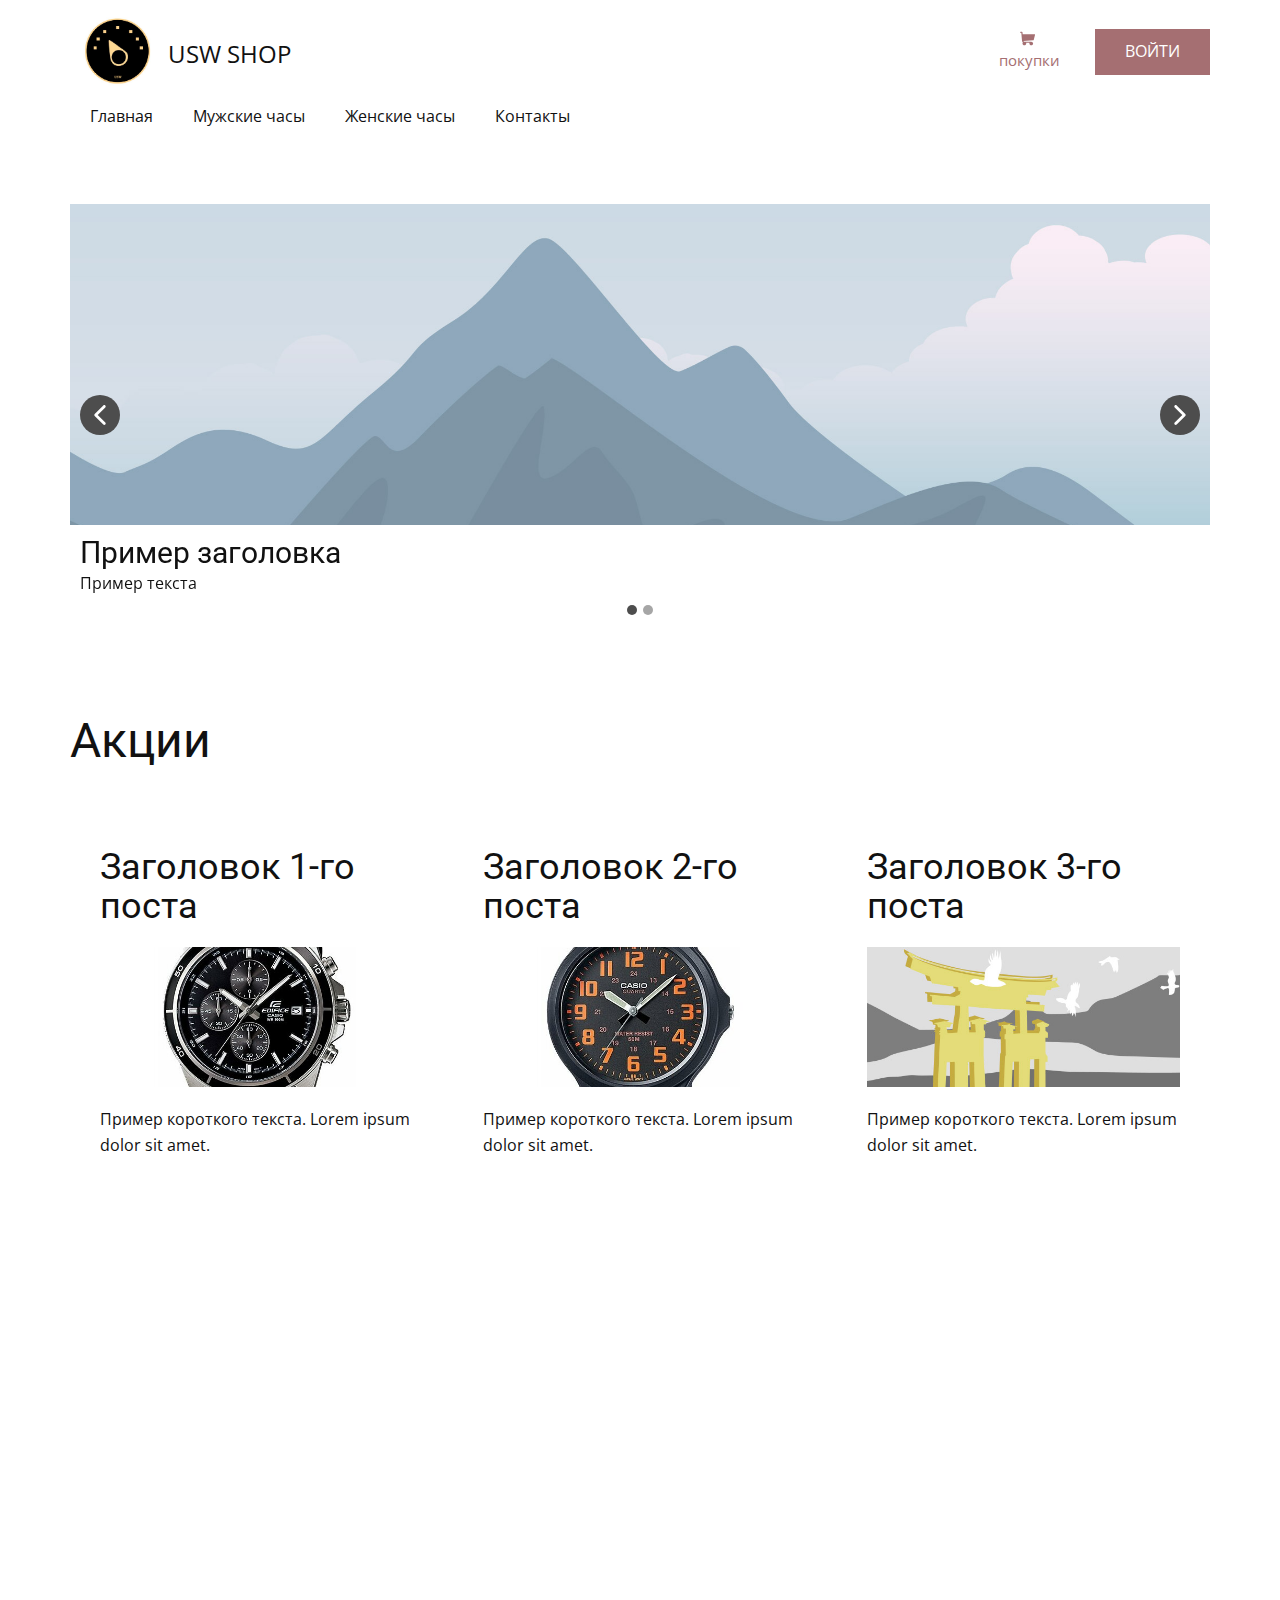
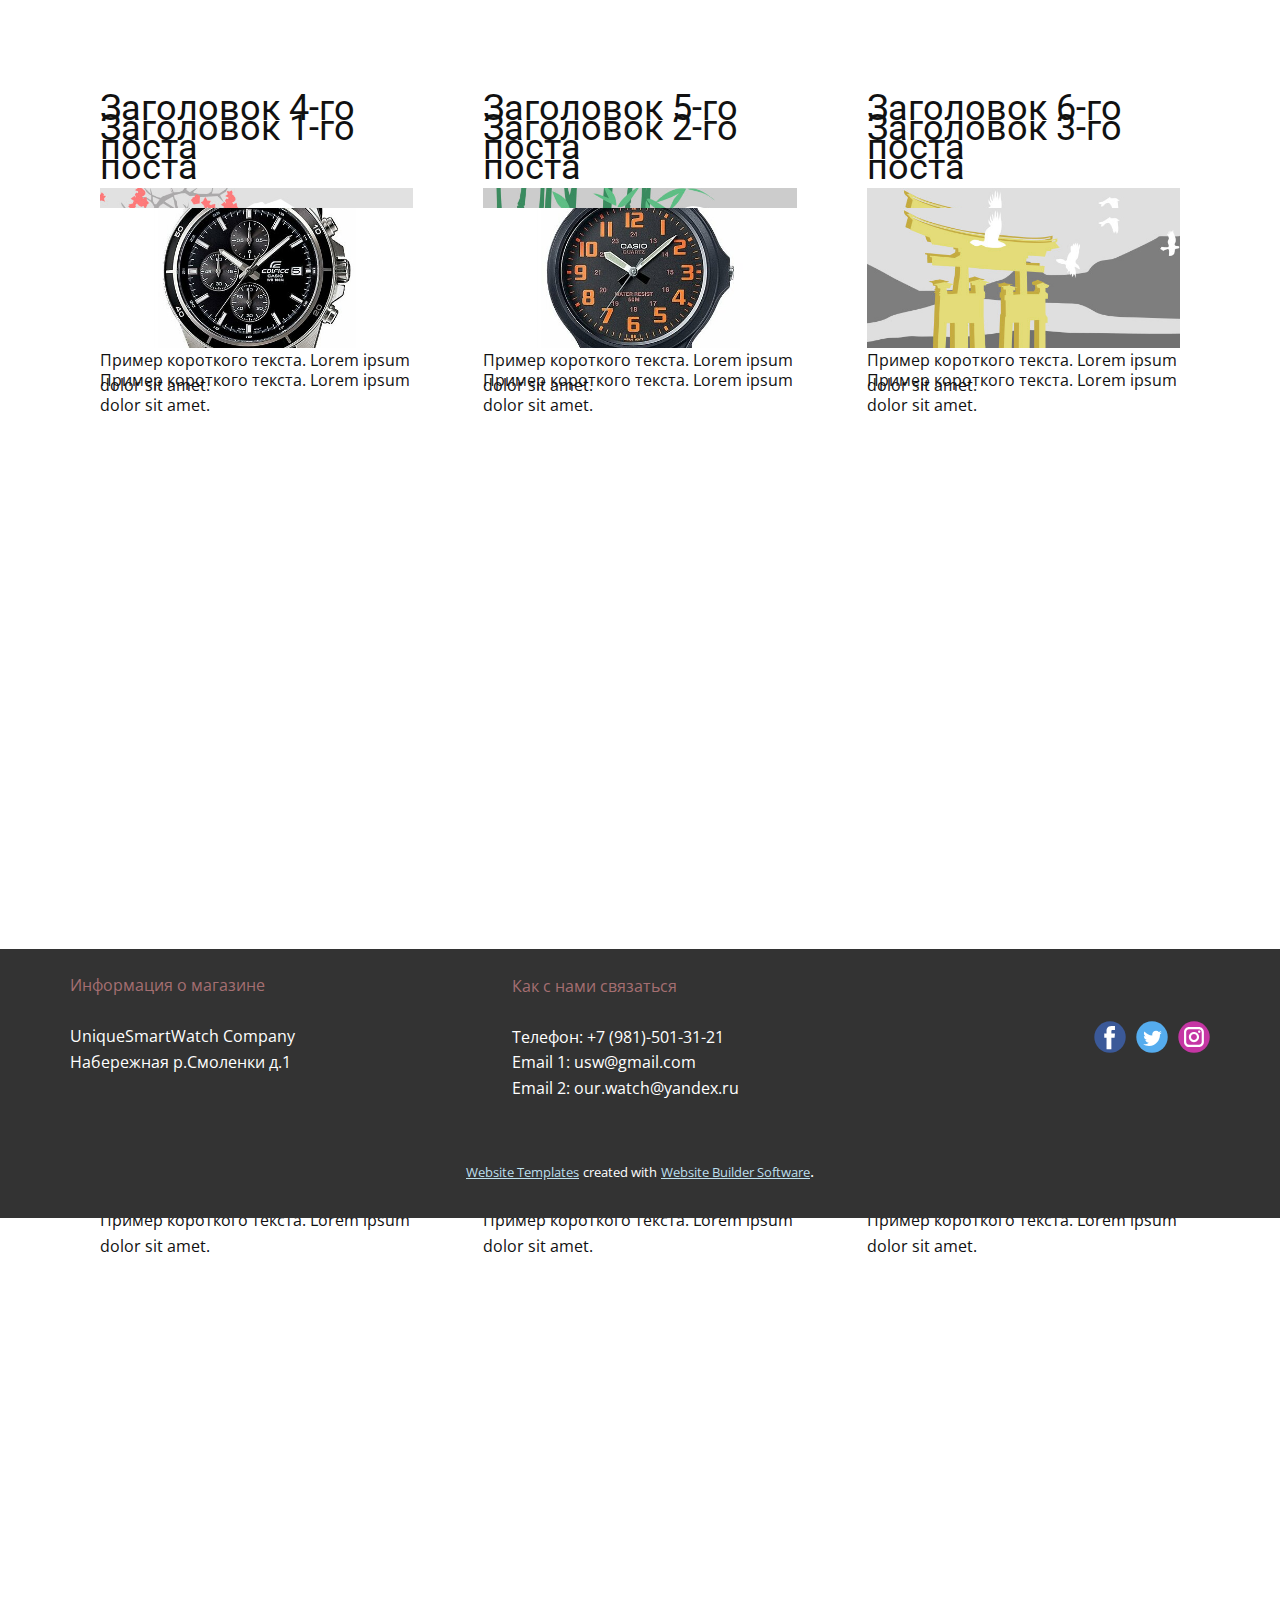
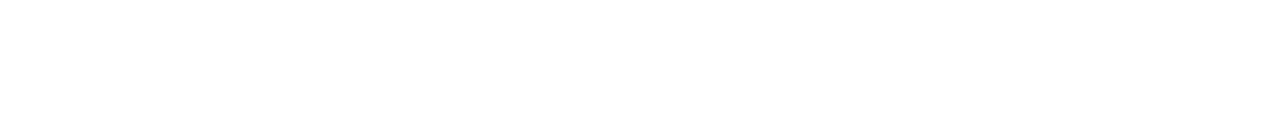
<file: blog/blog.html>
<html style="font-size: 16px;"><head>
    <meta name="viewport" content="width=device-width, initial-scale=1.0">
    <meta charset="utf-8">
    <meta name="keywords" content="Акции, Заголовок 1-го поста, Заголовок 2-го поста, Заголовок 3-го поста, Заголовок 1-го поста, Заголовок 2-го поста, Заголовок 3-го поста">
    <meta name="description" content="">
    <meta name="page_type" content="np-template-header-footer-from-plugin">
    <title>Blog Template</title>
    <link rel="stylesheet" href="../nicepage.css" media="screen">
<link rel="stylesheet" href="../Blog-Template.css" media="screen">
    <script class="u-script" type="text/javascript" src="../jquery.js" defer=""></script>
    <script class="u-script" type="text/javascript" src="../nicepage.js" defer=""></script>
    <meta name="generator" content="Nicepage 3.15.3, nicepage.com">
    
    
    <link id="u-theme-google-font" rel="stylesheet" href="https://fonts.googleapis.com/css?family=Roboto:100,100i,300,300i,400,400i,500,500i,700,700i,900,900i|Open+Sans:300,300i,400,400i,600,600i,700,700i,800,800i">
    
    
    
    <script type="application/ld+json">{
		"@context": "http://schema.org",
		"@type": "Organization",
		"name": "",
		"url": "index.html",
		"logo": "images/a1e93685-de8b-9422-b504-8331fcb7c394.png",
		"sameAs": [
				"https://facebook.com/name",
				"https://twitter.com/name",
				"https://www.instagram.com/name"
		]
}</script>
    <meta property="og:title" content="Blog Template">
    <meta property="og:type" content="website">
    <meta name="theme-color" content="#bcdfec">
    <link rel="canonical" href="../index.html">
    <meta property="og:url" content="index.html">
    <meta name="twitter:site" content="@">
    <meta name="twitter:card" content="summary_large_image">
    <meta name="twitter:title" content="Blog Template">
    <meta name="twitter:description" content="">
  </head>
  <body class="u-body"><header class="u-align-center-sm u-align-center-xs u-clearfix u-header u-section-row-container" id="sec-ea43" data-animation-name="" data-animation-duration="0" data-animation-delay="0" data-animation-direction=""><div class="u-section-rows">
        <div class="u-align-center-sm u-align-center-xs u-clearfix u-section-row u-section-row-1" data-animation-name="" data-animation-duration="0" data-animation-delay="0" data-animation-direction="" id="sec-c8ff">
          <div class="u-clearfix u-sheet u-valign-middle-lg u-valign-middle-md u-valign-middle-sm u-sheet-1">
            <a href="https://nicepage.com" class="u-image u-logo u-image-1" data-image-width="605" data-image-height="585">
              <img src="../images/a1e93685-de8b-9422-b504-8331fcb7c394.png" class="u-logo-image u-logo-image-1" data-image-width="97.5578">
            </a>
            <p class="u-text u-text-1">USW SHOP</p>
            <a href="../130504324" class="u-active-none u-btn u-button-style u-hover-none u-none u-text-hover-palette-2-base u-text-palette-2-base u-btn-1"><span class="u-icon u-text-palette-2-base"><svg class="u-svg-content" viewBox="0 0 511.334 511.334" style="width: 1em; height: 1em;"><path d="m506.887 114.74c-3.979-5.097-10.086-8.076-16.553-8.076h-399.808l-5.943-66.207c-.972-10.827-10.046-19.123-20.916-19.123h-42.667c-11.598 0-21 9.402-21 21s9.402 21 21 21h23.468l23.018 256.439c.005.302-.01.599.007.903.047.806.152 1.594.286 2.37l.842 9.376c.016.177.034.354.055.529 2.552 22.11 13.851 41.267 30.19 54.21-8.466 10.812-13.532 24.407-13.532 39.172 0 35.106 28.561 63.667 63.666 63.667 35.106 0 63.667-28.561 63.667-63.667 0-7.605-1.345-14.9-3.801-21.667h114.936c-2.457 6.767-3.801 14.062-3.801 21.667 0 35.106 28.561 63.667 63.667 63.667s63.667-28.561 63.667-63.667-28.561-63.667-63.667-63.667h-234.526c-15.952 0-29.853-9.624-35.853-23.646l335.608-19.724c9.162-.538 16.914-6.966 19.141-15.87l42.67-170.67c1.567-6.272.158-12.918-3.821-18.016z"></path></svg><img></span>&nbsp;<br>покупки
            </a>
            <a href="../Регистрация.html" data-page-id="23024044" class="u-btn u-button-style u-palette-2-base u-btn-2">ВОЙТИ</a>
          </div>
          
          
          
          
          
        </div>
        <div class="u-section-row u-section-row-2" id="sec-3efd">
          <div class="u-clearfix u-sheet u-sheet-2">
            <nav data-position="" class="u-menu u-menu-dropdown u-offcanvas u-menu-1">
              <div class="menu-collapse">
                <a class="u-button-style u-nav-link" href="#">
                  <svg><use xmlns:xlink="http://www.w3.org/1999/xlink" xlink:href="#menu-hamburger"></use></svg>
                  <svg version="1.1" xmlns="http://www.w3.org/2000/svg" xmlns:xlink="http://www.w3.org/1999/xlink"><defs><symbol id="menu-hamburger" viewBox="0 0 16 16" style="width: 16px; height: 16px;"><rect y="1" width="16" height="2"></rect><rect y="7" width="16" height="2"></rect><rect y="13" width="16" height="2"></rect>
</symbol>
</defs></svg>
                </a>
              </div>
              <div class="u-custom-menu u-nav-container">
                <ul class="u-nav u-unstyled"><li class="u-nav-item"><a class="u-button-style u-nav-link" href="../Главная.html">Главная</a>
</li><li class="u-nav-item"><a class="u-button-style u-nav-link" href="../Мужские-часы.html">Мужские часы</a>
</li><li class="u-nav-item"><a class="u-button-style u-nav-link" href="../Женские-часы.html">Женские часы</a>
</li><li class="u-nav-item"><a class="u-button-style u-nav-link" href="../Контакты.html">Контакты</a>
</li></ul>
              </div>
              <div class="u-custom-menu u-nav-container-collapse">
                <div class="u-black u-container-style u-inner-container-layout u-opacity u-opacity-95 u-sidenav">
                  <div class="u-sidenav-overflow">
                    <div class="u-menu-close"></div>
                    <ul class="u-align-center u-nav u-popupmenu-items u-unstyled u-nav-2"><li class="u-nav-item"><a class="u-button-style u-nav-link" href="../Главная.html">Главная</a>
</li><li class="u-nav-item"><a class="u-button-style u-nav-link" href="../Мужские-часы.html">Мужские часы</a>
</li><li class="u-nav-item"><a class="u-button-style u-nav-link" href="../Женские-часы.html">Женские часы</a>
</li><li class="u-nav-item"><a class="u-button-style u-nav-link" href="../Контакты.html">Контакты</a>
</li></ul>
                  </div>
                </div>
                <div class="u-black u-menu-overlay u-opacity u-opacity-70"></div>
              </div>
            </nav>
          </div>
          
          
          
          
          
        </div>
      </div></header>
    <section class="u-clearfix u-section-1" id="sec-a43a">
      <div class="u-clearfix u-sheet u-sheet-1">
        <div class="u-carousel u-gallery u-layout-carousel u-lightbox u-no-transition u-show-text-always u-gallery-1" data-interval="5000" data-u-ride="carousel" id="carousel-e7f4">
          <ol class="u-absolute-hcenter u-carousel-indicators u-carousel-indicators-1">
            <li data-u-target="#carousel-e7f4" data-u-slide-to="0" class="u-active u-grey-70 u-shape-circle" style="width: 10px; height: 10px;"></li>
            <li data-u-target="#carousel-e7f4" data-u-slide-to="1" class="u-grey-70 u-shape-circle" style="width: 10px; height: 10px;"></li>
          </ol>
          <div class="u-carousel-inner u-gallery-inner" role="listbox">
            <div class="u-active u-carousel-item u-gallery-item">
              <div class="u-back-slide">
                <img class="u-back-image u-expanded" src="../images/default-image.jpg">
              </div>
              <div class="u-over-slide u-over-slide-1">
                <h3 class="u-gallery-heading">Пример заголовка</h3>
                <p class="u-gallery-text">Пример текста</p>
              </div>
            </div>
            <div class="u-carousel-item u-gallery-item">
              <div class="u-back-slide">
                <img class="u-back-image u-expanded" src="../images/default-image.jpg">
              </div>
              <div class="u-over-slide u-over-slide-2">
                <h3 class="u-gallery-heading">Пример заголовка</h3>
                <p class="u-gallery-text">Пример текста</p>
              </div>
            </div>
          </div>
          <a class="u-absolute-vcenter u-carousel-control u-carousel-control-prev u-grey-70 u-icon-circle u-opacity u-opacity-70 u-spacing-10 u-text-white u-carousel-control-1" href="#carousel-e7f4" role="button" data-u-slide="prev">
            <span aria-hidden="true">
              <svg viewBox="0 0 451.847 451.847"><path d="M97.141,225.92c0-8.095,3.091-16.192,9.259-22.366L300.689,9.27c12.359-12.359,32.397-12.359,44.751,0
c12.354,12.354,12.354,32.388,0,44.748L173.525,225.92l171.903,171.909c12.354,12.354,12.354,32.391,0,44.744
c-12.354,12.365-32.386,12.365-44.745,0l-194.29-194.281C100.226,242.115,97.141,234.018,97.141,225.92z"></path></svg>
            </span>
            <span class="sr-only">
              <svg viewBox="0 0 451.847 451.847"><path d="M97.141,225.92c0-8.095,3.091-16.192,9.259-22.366L300.689,9.27c12.359-12.359,32.397-12.359,44.751,0
c12.354,12.354,12.354,32.388,0,44.748L173.525,225.92l171.903,171.909c12.354,12.354,12.354,32.391,0,44.744
c-12.354,12.365-32.386,12.365-44.745,0l-194.29-194.281C100.226,242.115,97.141,234.018,97.141,225.92z"></path></svg>
            </span>
          </a>
          <a class="u-absolute-vcenter u-carousel-control u-carousel-control-next u-grey-70 u-icon-circle u-opacity u-opacity-70 u-spacing-10 u-text-white u-carousel-control-2" href="#carousel-e7f4" role="button" data-u-slide="next">
            <span aria-hidden="true">
              <svg viewBox="0 0 451.846 451.847"><path d="M345.441,248.292L151.154,442.573c-12.359,12.365-32.397,12.365-44.75,0c-12.354-12.354-12.354-32.391,0-44.744
L278.318,225.92L106.409,54.017c-12.354-12.359-12.354-32.394,0-44.748c12.354-12.359,32.391-12.359,44.75,0l194.287,194.284
c6.177,6.18,9.262,14.271,9.262,22.366C354.708,234.018,351.617,242.115,345.441,248.292z"></path></svg>
            </span>
            <span class="sr-only">
              <svg viewBox="0 0 451.846 451.847"><path d="M345.441,248.292L151.154,442.573c-12.359,12.365-32.397,12.365-44.75,0c-12.354-12.354-12.354-32.391,0-44.744
L278.318,225.92L106.409,54.017c-12.354-12.359-12.354-32.394,0-44.748c12.354-12.359,32.391-12.359,44.75,0l194.287,194.284
c6.177,6.18,9.262,14.271,9.262,22.366C354.708,234.018,351.617,242.115,345.441,248.292z"></path></svg>
            </span>
          </a>
        </div>
      </div>
    </section>
    <section class="u-clearfix u-section-2" id="sec-4ca7">
      <div class="u-clearfix u-sheet u-sheet-1">
        <h1 class="u-text u-text-default u-text-1">Акции</h1><!--blog--><!--blog_options_json--><!--{"type":"Recent","source":"","tags":"","count":"","gridProps":[{"mode":"XL","columns":3,"gap":10,"styles":".u-section-2 .u-repeater-1 {grid-auto-rows: [[XL_VALUE]] !important}"},{"mode":"LG","columns":3,"gap":10,"styles":"@media (max-width: 1199px) {.u-section-2 .u-repeater-1 {grid-auto-rows: [[LG_VALUE]] !important}}"},{"mode":"MD","columns":2,"gap":10,"styles":"@media (max-width: 991px) {.u-section-2 .u-repeater-1 {grid-auto-rows: [[MD_VALUE]] !important}}"},{"mode":"SM","columns":1,"gap":10,"styles":"@media (max-width: 767px) {.u-section-2 .u-repeater-1 {grid-auto-rows: [[SM_VALUE]] !important}}"},{"mode":"XS","columns":1,"gap":10,"styles":"@media (max-width: 575px) {.u-section-2 .u-repeater-1 {grid-auto-rows: [[XS_VALUE]] !important}}"}]}--><!--/blog_options_json-->
        <div class="u-blog u-blog-1">
          <div class="u-list-control"></div>
          <div class="u-repeater u-repeater-1"><!--blog_post-->
            <div class="u-blog-post u-container-style u-repeater-item">
              <div class="u-container-layout u-similar-container u-container-layout-1"><!--blog_post_header-->
                <h2 class="u-blog-control u-text">
                  <a class="u-post-header-link" href="../blog/пост.html">Заголовок 1-го поста</a>
                </h2><!--/blog_post_header--><!--blog_post_image-->
                <a class="u-post-header-link" href="../blog/пост.html"><img src="../images/4.jpg" alt="" class="u-blog-control u-expanded-width u-image u-image-default u-image-1"></a><!--/blog_post_image--><!--blog_post_content-->
                <div class="u-blog-control u-post-content u-text fr-view">Пример короткого текста. Lorem ipsum dolor sit amet.</div><!--/blog_post_content-->
              </div>
            </div><div class="u-blog-post u-container-style u-repeater-item">
              <div class="u-container-layout u-similar-container u-container-layout-2"><!--blog_post_header-->
                <h2 class="u-blog-control u-text">
                  <a class="u-post-header-link" href="../blog/пост-1.html">Заголовок 2-го поста</a>
                </h2><!--/blog_post_header--><!--blog_post_image-->
                <a class="u-post-header-link" href="../blog/пост-1.html"><img src="../images/5.jpg" alt="" class="u-blog-control u-expanded-width u-image u-image-default u-image-2"></a><!--/blog_post_image--><!--blog_post_content-->
                <div class="u-blog-control u-post-content u-text fr-view">Пример короткого текста. Lorem ipsum dolor sit amet.</div><!--/blog_post_content-->
              </div>
            </div><div class="u-blog-post u-container-style u-repeater-item">
              <div class="u-container-layout u-similar-container u-container-layout-3"><!--blog_post_header-->
                <h2 class="u-blog-control u-text">
                  <a class="u-post-header-link" href="../blog/пост-2.html">Заголовок 3-го поста</a>
                </h2><!--/blog_post_header--><!--blog_post_image-->
                <a class="u-post-header-link" href="../blog/пост-2.html"><img src="[data-uri]" alt="" class="u-blog-control u-expanded-width u-image u-image-default u-image-3"></a><!--/blog_post_image--><!--blog_post_content-->
                <div class="u-blog-control u-post-content u-text fr-view">Пример короткого текста. Lorem ipsum dolor sit amet.</div><!--/blog_post_content-->
              </div>
            </div><div class="u-blog-post u-container-style u-repeater-item">
              <div class="u-container-layout u-similar-container u-container-layout-1"><!--blog_post_header-->
                <h2 class="u-blog-control u-text">
                  <a class="u-post-header-link" href="../blog/пост-3.html">Заголовок 4-го поста</a>
                </h2><!--/blog_post_header--><!--blog_post_image-->
                <a class="u-post-header-link" href="../blog/пост-3.html"><img src="[data-uri]" alt="" class="u-blog-control u-expanded-width u-image u-image-default u-image-1"></a><!--/blog_post_image--><!--blog_post_content-->
                <div class="u-blog-control u-post-content u-text fr-view">Пример короткого текста. Lorem ipsum dolor sit amet.</div><!--/blog_post_content-->
              </div>
            </div><div class="u-blog-post u-container-style u-repeater-item">
              <div class="u-container-layout u-similar-container u-container-layout-2"><!--blog_post_header-->
                <h2 class="u-blog-control u-text">
                  <a class="u-post-header-link" href="../blog/пост-4.html">Заголовок 5-го поста</a>
                </h2><!--/blog_post_header--><!--blog_post_image-->
                <a class="u-post-header-link" href="../blog/пост-4.html"><img src="[data-uri]" alt="" class="u-blog-control u-expanded-width u-image u-image-default u-image-2"></a><!--/blog_post_image--><!--blog_post_content-->
                <div class="u-blog-control u-post-content u-text fr-view">Пример короткого текста. Lorem ipsum dolor sit amet.</div><!--/blog_post_content-->
              </div>
            </div><div class="u-blog-post u-container-style u-repeater-item">
              <div class="u-container-layout u-similar-container u-container-layout-3"><!--blog_post_header-->
                <h2 class="u-blog-control u-text">
                  <a class="u-post-header-link" href="../blog/пост-5.html">Заголовок 6-го поста</a>
                </h2><!--/blog_post_header--><!--blog_post_image-->
                <a class="u-post-header-link" href="../blog/пост-5.html"><img src="[data-uri]" alt="" class="u-blog-control u-expanded-width u-image u-image-default u-image-3"></a><!--/blog_post_image--><!--blog_post_content-->
                <div class="u-blog-control u-post-content u-text fr-view">Пример короткого текста. Lorem ipsum dolor sit amet.</div><!--/blog_post_content-->
              </div>
            </div><!--/blog_post--><!--blog_post-->
            <!--/blog_post--><!--blog_post-->
            <!--/blog_post-->
          </div>
          <div class="u-list-control"></div>
        </div><!--/blog--><!--blog--><!--blog_options_json--><!--{"type":"Recent","source":"","tags":"","count":"","gridProps":[{"mode":"XL","columns":3,"gap":10,"styles":".u-section-2 .u-repeater-2 {grid-auto-rows: [[XL_VALUE]] !important}"},{"mode":"LG","columns":3,"gap":10,"styles":"@media (max-width: 1199px) {.u-section-2 .u-repeater-2 {grid-auto-rows: [[LG_VALUE]] !important}}"},{"mode":"MD","columns":2,"gap":10,"styles":"@media (max-width: 991px) {.u-section-2 .u-repeater-2 {grid-auto-rows: [[MD_VALUE]] !important}}"},{"mode":"SM","columns":1,"gap":10,"styles":"@media (max-width: 767px) {.u-section-2 .u-repeater-2 {grid-auto-rows: [[SM_VALUE]] !important}}"},{"mode":"XS","columns":1,"gap":10,"styles":"@media (max-width: 575px) {.u-section-2 .u-repeater-2 {grid-auto-rows: [[XS_VALUE]] !important}}"}]}--><!--/blog_options_json-->
        <div class="u-blog u-blog-2">
          <div class="u-list-control"></div>
          <div class="u-repeater u-repeater-2"><!--blog_post-->
            <div class="u-blog-post u-container-style u-repeater-item">
              <div class="u-container-layout u-similar-container u-container-layout-4"><!--blog_post_header-->
                <h2 class="u-blog-control u-text">
                  <a class="u-post-header-link" href="../blog/пост.html">Заголовок 1-го поста</a>
                </h2><!--/blog_post_header--><!--blog_post_image-->
                <a class="u-post-header-link" href="../blog/пост.html"><img src="../images/4.jpg" alt="" class="u-blog-control u-expanded-width u-image u-image-default u-image-4"></a><!--/blog_post_image--><!--blog_post_content-->
                <div class="u-blog-control u-post-content u-text fr-view">Пример короткого текста. Lorem ipsum dolor sit amet.</div><!--/blog_post_content-->
              </div>
            </div><div class="u-blog-post u-container-style u-repeater-item">
              <div class="u-container-layout u-similar-container u-container-layout-5"><!--blog_post_header-->
                <h2 class="u-blog-control u-text">
                  <a class="u-post-header-link" href="../blog/пост-1.html">Заголовок 2-го поста</a>
                </h2><!--/blog_post_header--><!--blog_post_image-->
                <a class="u-post-header-link" href="../blog/пост-1.html"><img src="../images/5.jpg" alt="" class="u-blog-control u-expanded-width u-image u-image-default u-image-5"></a><!--/blog_post_image--><!--blog_post_content-->
                <div class="u-blog-control u-post-content u-text fr-view">Пример короткого текста. Lorem ipsum dolor sit amet.</div><!--/blog_post_content-->
              </div>
            </div><div class="u-blog-post u-container-style u-repeater-item">
              <div class="u-container-layout u-similar-container u-container-layout-6"><!--blog_post_header-->
                <h2 class="u-blog-control u-text">
                  <a class="u-post-header-link" href="../blog/пост-2.html">Заголовок 3-го поста</a>
                </h2><!--/blog_post_header--><!--blog_post_image-->
                <a class="u-post-header-link" href="../blog/пост-2.html"><img src="[data-uri]" alt="" class="u-blog-control u-expanded-width u-image u-image-default u-image-6"></a><!--/blog_post_image--><!--blog_post_content-->
                <div class="u-blog-control u-post-content u-text fr-view">Пример короткого текста. Lorem ipsum dolor sit amet.</div><!--/blog_post_content-->
              </div>
            </div><div class="u-blog-post u-container-style u-repeater-item">
              <div class="u-container-layout u-similar-container u-container-layout-4"><!--blog_post_header-->
                <h2 class="u-blog-control u-text">
                  <a class="u-post-header-link" href="../blog/пост-3.html">Заголовок 4-го поста</a>
                </h2><!--/blog_post_header--><!--blog_post_image-->
                <a class="u-post-header-link" href="../blog/пост-3.html"><img src="[data-uri]" alt="" class="u-blog-control u-expanded-width u-image u-image-default u-image-4"></a><!--/blog_post_image--><!--blog_post_content-->
                <div class="u-blog-control u-post-content u-text fr-view">Пример короткого текста. Lorem ipsum dolor sit amet.</div><!--/blog_post_content-->
              </div>
            </div><div class="u-blog-post u-container-style u-repeater-item">
              <div class="u-container-layout u-similar-container u-container-layout-5"><!--blog_post_header-->
                <h2 class="u-blog-control u-text">
                  <a class="u-post-header-link" href="../blog/пост-4.html">Заголовок 5-го поста</a>
                </h2><!--/blog_post_header--><!--blog_post_image-->
                <a class="u-post-header-link" href="../blog/пост-4.html"><img src="[data-uri]" alt="" class="u-blog-control u-expanded-width u-image u-image-default u-image-5"></a><!--/blog_post_image--><!--blog_post_content-->
                <div class="u-blog-control u-post-content u-text fr-view">Пример короткого текста. Lorem ipsum dolor sit amet.</div><!--/blog_post_content-->
              </div>
            </div><div class="u-blog-post u-container-style u-repeater-item">
              <div class="u-container-layout u-similar-container u-container-layout-6"><!--blog_post_header-->
                <h2 class="u-blog-control u-text">
                  <a class="u-post-header-link" href="../blog/пост-5.html">Заголовок 6-го поста</a>
                </h2><!--/blog_post_header--><!--blog_post_image-->
                <a class="u-post-header-link" href="../blog/пост-5.html"><img src="[data-uri]" alt="" class="u-blog-control u-expanded-width u-image u-image-default u-image-6"></a><!--/blog_post_image--><!--blog_post_content-->
                <div class="u-blog-control u-post-content u-text fr-view">Пример короткого текста. Lorem ipsum dolor sit amet.</div><!--/blog_post_content-->
              </div>
            </div><!--/blog_post--><!--blog_post-->
            <!--/blog_post--><!--blog_post-->
            <!--/blog_post-->
          </div>
          <div class="u-list-control"></div>
        </div><!--/blog-->
      </div>
    </section>
    
    
    <footer class="u-clearfix u-footer u-grey-80" id="sec-4c91"><div class="u-clearfix u-sheet u-sheet-1">
        <div class="u-social-icons u-spacing-10 u-social-icons-1">
          <a class="u-social-url" title="facebook" target="_blank" href="https://facebook.com/name"><span class="u-icon u-icon-circle u-social-facebook u-social-icon u-icon-1"><svg class="u-svg-link" preserveAspectRatio="xMidYMin slice" viewBox="0 0 112 112" style=""><use xmlns:xlink="http://www.w3.org/1999/xlink" xlink:href="#svg-6000"></use></svg><svg class="u-svg-content" viewBox="0 0 112 112" x="0" y="0" id="svg-6000"><circle fill="currentColor" cx="56.1" cy="56.1" r="55"></circle><path fill="#FFFFFF" d="M73.5,31.6h-9.1c-1.4,0-3.6,0.8-3.6,3.9v8.5h12.6L72,58.3H60.8v40.8H43.9V58.3h-8V43.9h8v-9.2
            c0-6.7,3.1-17,17-17h12.5v13.9H73.5z"></path></svg></span>
          </a>
          <a class="u-social-url" title="twitter" target="_blank" href="https://twitter.com/name"><span class="u-icon u-icon-circle u-social-icon u-social-twitter u-icon-2"><svg class="u-svg-link" preserveAspectRatio="xMidYMin slice" viewBox="0 0 112 112" style=""><use xmlns:xlink="http://www.w3.org/1999/xlink" xlink:href="#svg-94b9"></use></svg><svg class="u-svg-content" viewBox="0 0 112 112" x="0" y="0" id="svg-94b9"><circle fill="currentColor" class="st0" cx="56.1" cy="56.1" r="55"></circle><path fill="#FFFFFF" d="M83.8,47.3c0,0.6,0,1.2,0,1.7c0,17.7-13.5,38.2-38.2,38.2C38,87.2,31,85,25,81.2c1,0.1,2.1,0.2,3.2,0.2
            c6.3,0,12.1-2.1,16.7-5.7c-5.9-0.1-10.8-4-12.5-9.3c0.8,0.2,1.7,0.2,2.5,0.2c1.2,0,2.4-0.2,3.5-0.5c-6.1-1.2-10.8-6.7-10.8-13.1
            c0-0.1,0-0.1,0-0.2c1.8,1,3.9,1.6,6.1,1.7c-3.6-2.4-6-6.5-6-11.2c0-2.5,0.7-4.8,1.8-6.7c6.6,8.1,16.5,13.5,27.6,14
            c-0.2-1-0.3-2-0.3-3.1c0-7.4,6-13.4,13.4-13.4c3.9,0,7.3,1.6,9.8,4.2c3.1-0.6,5.9-1.7,8.5-3.3c-1,3.1-3.1,5.8-5.9,7.4
            c2.7-0.3,5.3-1,7.7-2.1C88.7,43,86.4,45.4,83.8,47.3z"></path></svg></span>
          </a>
          <a class="u-social-url" title="instagram" target="_blank" href="https://www.instagram.com/name"><span class="u-icon u-icon-circle u-social-icon u-social-instagram u-icon-3"><svg class="u-svg-link" preserveAspectRatio="xMidYMin slice" viewBox="0 0 112 112" style=""><use xmlns:xlink="http://www.w3.org/1999/xlink" xlink:href="#svg-c8ec"></use></svg><svg class="u-svg-content" viewBox="0 0 112 112" x="0" y="0" id="svg-c8ec"><circle fill="currentColor" cx="56.1" cy="56.1" r="55"></circle><path fill="#FFFFFF" d="M55.9,38.2c-9.9,0-17.9,8-17.9,17.9C38,66,46,74,55.9,74c9.9,0,17.9-8,17.9-17.9C73.8,46.2,65.8,38.2,55.9,38.2
            z M55.9,66.4c-5.7,0-10.3-4.6-10.3-10.3c-0.1-5.7,4.6-10.3,10.3-10.3c5.7,0,10.3,4.6,10.3,10.3C66.2,61.8,61.6,66.4,55.9,66.4z"></path><path fill="#FFFFFF" d="M74.3,33.5c-2.3,0-4.2,1.9-4.2,4.2s1.9,4.2,4.2,4.2s4.2-1.9,4.2-4.2S76.6,33.5,74.3,33.5z"></path><path fill="#FFFFFF" d="M73.1,21.3H38.6c-9.7,0-17.5,7.9-17.5,17.5v34.5c0,9.7,7.9,17.6,17.5,17.6h34.5c9.7,0,17.5-7.9,17.5-17.5V38.8
            C90.6,29.1,82.7,21.3,73.1,21.3z M83,73.3c0,5.5-4.5,9.9-9.9,9.9H38.6c-5.5,0-9.9-4.5-9.9-9.9V38.8c0-5.5,4.5-9.9,9.9-9.9h34.5
            c5.5,0,9.9,4.5,9.9,9.9V73.3z"></path></svg></span>
          </a>
        </div>
        <p class="u-text u-text-1">
          <span class="u-text-palette-2-base">Информация о магазине</span>
          <br>
          <br>UniqueSmartWatch Company<br>Набережная р.Смоленки д.1
        </p>
        <p class="u-text u-text-2">
          <span class="u-text-palette-2-base">Как с нами связаться</span>
          <br>
          <br>Телефон: +7 (981)-501-31-21<br>Email 1: usw@gmail.com<br>Email 2: our.watch@yandex.ru
        </p>
      </div></footer>
    <section class="u-backlink u-clearfix u-grey-80">
      <a class="u-link" href="https://nicepage.com/website-templates" target="_blank">
        <span>Website Templates</span>
      </a>
      <p class="u-text">
        <span>created with</span>
      </p>
      <a class="u-link" href="https://nicepage.com/" target="_blank">
        <span>Website Builder Software</span>
      </a>. 
    </section>
  
</body></html>
</file>
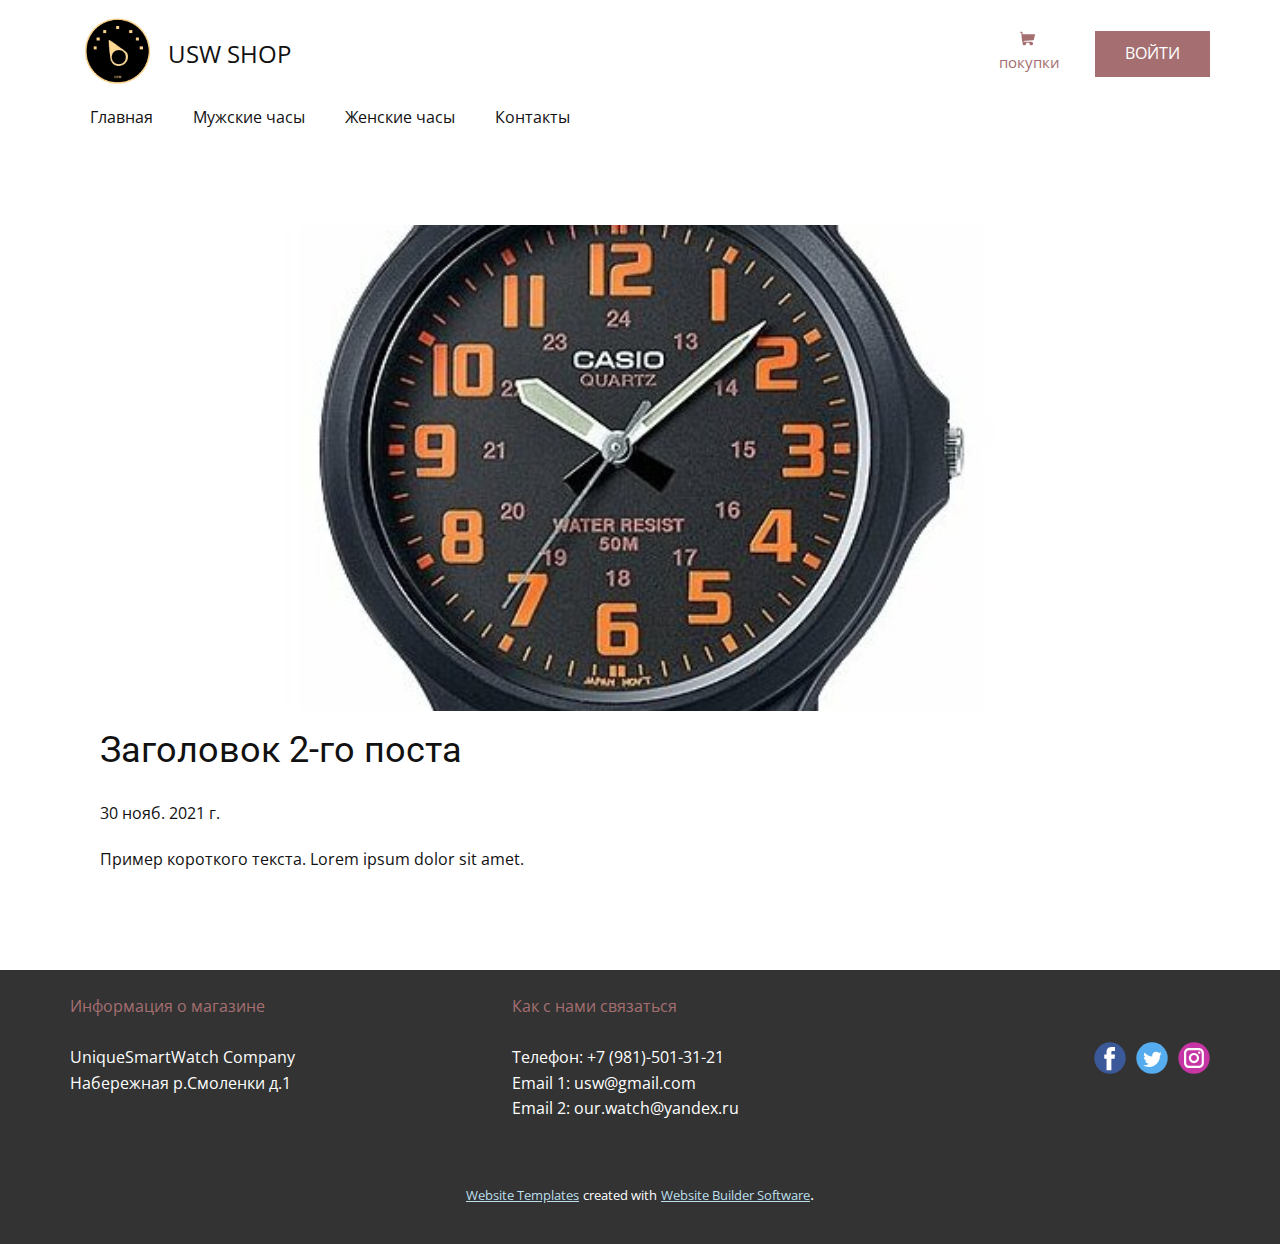
<file: blog/пост-1.html>
<!doctype html>
<html style="font-size: 16px;"><head>
    <meta name="viewport" content="width=device-width, initial-scale=1.0">
    <meta charset="utf-8">
    <meta name="keywords" content="Заголовок 1-го поста">
    <meta name="description" content="">
    <meta name="page_type" content="np-template-header-footer-from-plugin">
    <title>Заголовок 2-го поста</title>
    <link rel="stylesheet" href="../nicepage.css" media="screen">
<link rel="stylesheet" href="../Post-Template.css" media="screen">
    <script class="u-script" type="text/javascript" src="../jquery.js" defer=""></script>
    <script class="u-script" type="text/javascript" src="../nicepage.js" defer=""></script>
    <meta name="generator" content="Nicepage 3.15.3, nicepage.com">
    <link id="u-theme-google-font" rel="stylesheet" href="https://fonts.googleapis.com/css?family=Roboto:100,100i,300,300i,400,400i,500,500i,700,700i,900,900i|Open+Sans:300,300i,400,400i,600,600i,700,700i,800,800i">
    
    
    <script type="application/ld+json">{
		"@context": "http://schema.org",
		"@type": "Organization",
		"name": "",
		"url": "index.html",
		"logo": "images/a1e93685-de8b-9422-b504-8331fcb7c394.png",
		"sameAs": [
				"https://facebook.com/name",
				"https://twitter.com/name",
				"https://www.instagram.com/name"
		]
}</script>
    <meta property="og:title" content="Post Template">
    <meta property="og:type" content="website">
    <meta name="theme-color" content="#bcdfec">
    <link rel="canonical" href="../index.html">
    <meta property="og:url" content="index.html">
    <meta name="twitter:site" content="@">
    <meta name="twitter:card" content="summary_large_image">
    <meta name="twitter:title" content="Post Template">
    <meta name="twitter:description" content="">
  </head>
  <body class="u-body"><header class="u-align-center-sm u-align-center-xs u-clearfix u-header u-section-row-container" id="sec-ea43" data-animation-name="" data-animation-duration="0" data-animation-delay="0" data-animation-direction=""><div class="u-section-rows">
        <div class="u-align-center-sm u-align-center-xs u-clearfix u-section-row u-section-row-1" data-animation-name="" data-animation-duration="0" data-animation-delay="0" data-animation-direction="" id="sec-c8ff">
          <div class="u-clearfix u-sheet u-valign-middle-lg u-valign-middle-md u-valign-middle-sm u-sheet-1">
            <a href="https://nicepage.com" class="u-image u-logo u-image-1" data-image-width="605" data-image-height="585">
              <img src="../images/a1e93685-de8b-9422-b504-8331fcb7c394.png" class="u-logo-image u-logo-image-1" data-image-width="97.5578">
            </a>
            <p class="u-text u-text-1">USW SHOP</p>
            <a href="../130504324" class="u-active-none u-btn u-button-style u-hover-none u-none u-text-hover-palette-2-base u-text-palette-2-base u-btn-1"><span class="u-icon u-text-palette-2-base"><svg class="u-svg-content" viewBox="0 0 511.334 511.334" style="width: 1em; height: 1em;"><path d="m506.887 114.74c-3.979-5.097-10.086-8.076-16.553-8.076h-399.808l-5.943-66.207c-.972-10.827-10.046-19.123-20.916-19.123h-42.667c-11.598 0-21 9.402-21 21s9.402 21 21 21h23.468l23.018 256.439c.005.302-.01.599.007.903.047.806.152 1.594.286 2.37l.842 9.376c.016.177.034.354.055.529 2.552 22.11 13.851 41.267 30.19 54.21-8.466 10.812-13.532 24.407-13.532 39.172 0 35.106 28.561 63.667 63.666 63.667 35.106 0 63.667-28.561 63.667-63.667 0-7.605-1.345-14.9-3.801-21.667h114.936c-2.457 6.767-3.801 14.062-3.801 21.667 0 35.106 28.561 63.667 63.667 63.667s63.667-28.561 63.667-63.667-28.561-63.667-63.667-63.667h-234.526c-15.952 0-29.853-9.624-35.853-23.646l335.608-19.724c9.162-.538 16.914-6.966 19.141-15.87l42.67-170.67c1.567-6.272.158-12.918-3.821-18.016z"></path></svg><img></span>&nbsp;<br>покупки
            </a>
            <a href="../Регистрация.html" data-page-id="23024044" class="u-btn u-button-style u-palette-2-base u-btn-2">ВОЙТИ</a>
          </div>
          
          
          
          
          
        </div>
        <div class="u-section-row u-section-row-2" id="sec-3efd">
          <div class="u-clearfix u-sheet u-sheet-2">
            <nav data-position="" class="u-menu u-menu-dropdown u-offcanvas u-menu-1">
              <div class="menu-collapse">
                <a class="u-button-style u-nav-link" href="#">
                  <svg><use xmlns:xlink="http://www.w3.org/1999/xlink" xlink:href="#menu-hamburger"></use></svg>
                  <svg version="1.1" xmlns="http://www.w3.org/2000/svg" xmlns:xlink="http://www.w3.org/1999/xlink"><defs><symbol id="menu-hamburger" viewBox="0 0 16 16" style="width: 16px; height: 16px;"><rect y="1" width="16" height="2"></rect><rect y="7" width="16" height="2"></rect><rect y="13" width="16" height="2"></rect>
</symbol>
</defs></svg>
                </a>
              </div>
              <div class="u-custom-menu u-nav-container">
                <ul class="u-nav u-unstyled"><li class="u-nav-item"><a class="u-button-style u-nav-link" href="../Главная.html">Главная</a>
</li><li class="u-nav-item"><a class="u-button-style u-nav-link" href="../Мужские-часы.html">Мужские часы</a>
</li><li class="u-nav-item"><a class="u-button-style u-nav-link" href="../Женские-часы.html">Женские часы</a>
</li><li class="u-nav-item"><a class="u-button-style u-nav-link" href="../Контакты.html">Контакты</a>
</li></ul>
              </div>
              <div class="u-custom-menu u-nav-container-collapse">
                <div class="u-black u-container-style u-inner-container-layout u-opacity u-opacity-95 u-sidenav">
                  <div class="u-sidenav-overflow">
                    <div class="u-menu-close"></div>
                    <ul class="u-align-center u-nav u-popupmenu-items u-unstyled u-nav-2"><li class="u-nav-item"><a class="u-button-style u-nav-link" href="../Главная.html">Главная</a>
</li><li class="u-nav-item"><a class="u-button-style u-nav-link" href="../Мужские-часы.html">Мужские часы</a>
</li><li class="u-nav-item"><a class="u-button-style u-nav-link" href="../Женские-часы.html">Женские часы</a>
</li><li class="u-nav-item"><a class="u-button-style u-nav-link" href="../Контакты.html">Контакты</a>
</li></ul>
                  </div>
                </div>
                <div class="u-black u-menu-overlay u-opacity u-opacity-70"></div>
              </div>
            </nav>
          </div>
          
          
          
          
          
        </div>
      </div></header>
    <section class="u-align-center u-clearfix u-section-1" id="sec-0104">
      <div class="u-clearfix u-sheet u-valign-middle-md u-valign-middle-sm u-valign-middle-xs u-sheet-1"><!--post_details--><!--post_details_options_json--><!--{"source":""}--><!--/post_details_options_json--><!--blog_post-->
        <div class="u-container-style u-expanded-width u-post-details u-post-details-1">
          <div class="u-container-layout u-valign-middle u-container-layout-1"><!--blog_post_image-->
            <img alt="" class="u-blog-control u-expanded-width u-image u-image-default u-image-1" src="../images/5.jpg"><!--/blog_post_image--><!--blog_post_header-->
            <h2 class="u-blog-control u-text u-text-1">Заголовок 2-го поста</h2><!--/blog_post_header--><!--blog_post_metadata-->
            <div class="u-blog-control u-metadata u-metadata-1"><!--blog_post_metadata_date-->
              <span class="u-meta-date u-meta-icon">30 нояб. 2021 г.</span><!--/blog_post_metadata_date--><!--blog_post_metadata_category-->
              <!--/blog_post_metadata_category--><!--blog_post_metadata_comments-->
              <!--/blog_post_metadata_comments-->
            </div><!--/blog_post_metadata--><!--blog_post_content-->
            <div class="u-align-justify u-blog-control u-post-content u-text u-text-2 fr-view">
  Пример короткого текста. Lorem ipsum dolor sit amet.
  </div><!--/blog_post_content-->
          </div>
        </div><!--/blog_post--><!--/post_details-->
      </div>
    </section>
    
    
    <footer class="u-clearfix u-footer u-grey-80" id="sec-4c91"><div class="u-clearfix u-sheet u-sheet-1">
        <div class="u-social-icons u-spacing-10 u-social-icons-1">
          <a class="u-social-url" title="facebook" target="_blank" href="https://facebook.com/name"><span class="u-icon u-icon-circle u-social-facebook u-social-icon u-icon-1"><svg class="u-svg-link" preserveAspectRatio="xMidYMin slice" viewBox="0 0 112 112" style=""><use xmlns:xlink="http://www.w3.org/1999/xlink" xlink:href="#svg-6000"></use></svg><svg class="u-svg-content" viewBox="0 0 112 112" x="0" y="0" id="svg-6000"><circle fill="currentColor" cx="56.1" cy="56.1" r="55"></circle><path fill="#FFFFFF" d="M73.5,31.6h-9.1c-1.4,0-3.6,0.8-3.6,3.9v8.5h12.6L72,58.3H60.8v40.8H43.9V58.3h-8V43.9h8v-9.2
            c0-6.7,3.1-17,17-17h12.5v13.9H73.5z"></path></svg></span>
          </a>
          <a class="u-social-url" title="twitter" target="_blank" href="https://twitter.com/name"><span class="u-icon u-icon-circle u-social-icon u-social-twitter u-icon-2"><svg class="u-svg-link" preserveAspectRatio="xMidYMin slice" viewBox="0 0 112 112" style=""><use xmlns:xlink="http://www.w3.org/1999/xlink" xlink:href="#svg-94b9"></use></svg><svg class="u-svg-content" viewBox="0 0 112 112" x="0" y="0" id="svg-94b9"><circle fill="currentColor" class="st0" cx="56.1" cy="56.1" r="55"></circle><path fill="#FFFFFF" d="M83.8,47.3c0,0.6,0,1.2,0,1.7c0,17.7-13.5,38.2-38.2,38.2C38,87.2,31,85,25,81.2c1,0.1,2.1,0.2,3.2,0.2
            c6.3,0,12.1-2.1,16.7-5.7c-5.9-0.1-10.8-4-12.5-9.3c0.8,0.2,1.7,0.2,2.5,0.2c1.2,0,2.4-0.2,3.5-0.5c-6.1-1.2-10.8-6.7-10.8-13.1
            c0-0.1,0-0.1,0-0.2c1.8,1,3.9,1.6,6.1,1.7c-3.6-2.4-6-6.5-6-11.2c0-2.5,0.7-4.8,1.8-6.7c6.6,8.1,16.5,13.5,27.6,14
            c-0.2-1-0.3-2-0.3-3.1c0-7.4,6-13.4,13.4-13.4c3.9,0,7.3,1.6,9.8,4.2c3.1-0.6,5.9-1.7,8.5-3.3c-1,3.1-3.1,5.8-5.9,7.4
            c2.7-0.3,5.3-1,7.7-2.1C88.7,43,86.4,45.4,83.8,47.3z"></path></svg></span>
          </a>
          <a class="u-social-url" title="instagram" target="_blank" href="https://www.instagram.com/name"><span class="u-icon u-icon-circle u-social-icon u-social-instagram u-icon-3"><svg class="u-svg-link" preserveAspectRatio="xMidYMin slice" viewBox="0 0 112 112" style=""><use xmlns:xlink="http://www.w3.org/1999/xlink" xlink:href="#svg-c8ec"></use></svg><svg class="u-svg-content" viewBox="0 0 112 112" x="0" y="0" id="svg-c8ec"><circle fill="currentColor" cx="56.1" cy="56.1" r="55"></circle><path fill="#FFFFFF" d="M55.9,38.2c-9.9,0-17.9,8-17.9,17.9C38,66,46,74,55.9,74c9.9,0,17.9-8,17.9-17.9C73.8,46.2,65.8,38.2,55.9,38.2
            z M55.9,66.4c-5.7,0-10.3-4.6-10.3-10.3c-0.1-5.7,4.6-10.3,10.3-10.3c5.7,0,10.3,4.6,10.3,10.3C66.2,61.8,61.6,66.4,55.9,66.4z"></path><path fill="#FFFFFF" d="M74.3,33.5c-2.3,0-4.2,1.9-4.2,4.2s1.9,4.2,4.2,4.2s4.2-1.9,4.2-4.2S76.6,33.5,74.3,33.5z"></path><path fill="#FFFFFF" d="M73.1,21.3H38.6c-9.7,0-17.5,7.9-17.5,17.5v34.5c0,9.7,7.9,17.6,17.5,17.6h34.5c9.7,0,17.5-7.9,17.5-17.5V38.8
            C90.6,29.1,82.7,21.3,73.1,21.3z M83,73.3c0,5.5-4.5,9.9-9.9,9.9H38.6c-5.5,0-9.9-4.5-9.9-9.9V38.8c0-5.5,4.5-9.9,9.9-9.9h34.5
            c5.5,0,9.9,4.5,9.9,9.9V73.3z"></path></svg></span>
          </a>
        </div>
        <p class="u-text u-text-1">
          <span class="u-text-palette-2-base">Информация о магазине</span>
          <br>
          <br>UniqueSmartWatch Company<br>Набережная р.Смоленки д.1
        </p>
        <p class="u-text u-text-2">
          <span class="u-text-palette-2-base">Как с нами связаться</span>
          <br>
          <br>Телефон: +7 (981)-501-31-21<br>Email 1: usw@gmail.com<br>Email 2: our.watch@yandex.ru
        </p>
      </div></footer>
    <section class="u-backlink u-clearfix u-grey-80">
      <a class="u-link" href="https://nicepage.com/website-templates" target="_blank">
        <span>Website Templates</span>
      </a>
      <p class="u-text">
        <span>created with</span>
      </p>
      <a class="u-link" href="https://nicepage.com/" target="_blank">
        <span>Website Builder Software</span>
      </a>. 
    </section>
  
</body></html>
</file>
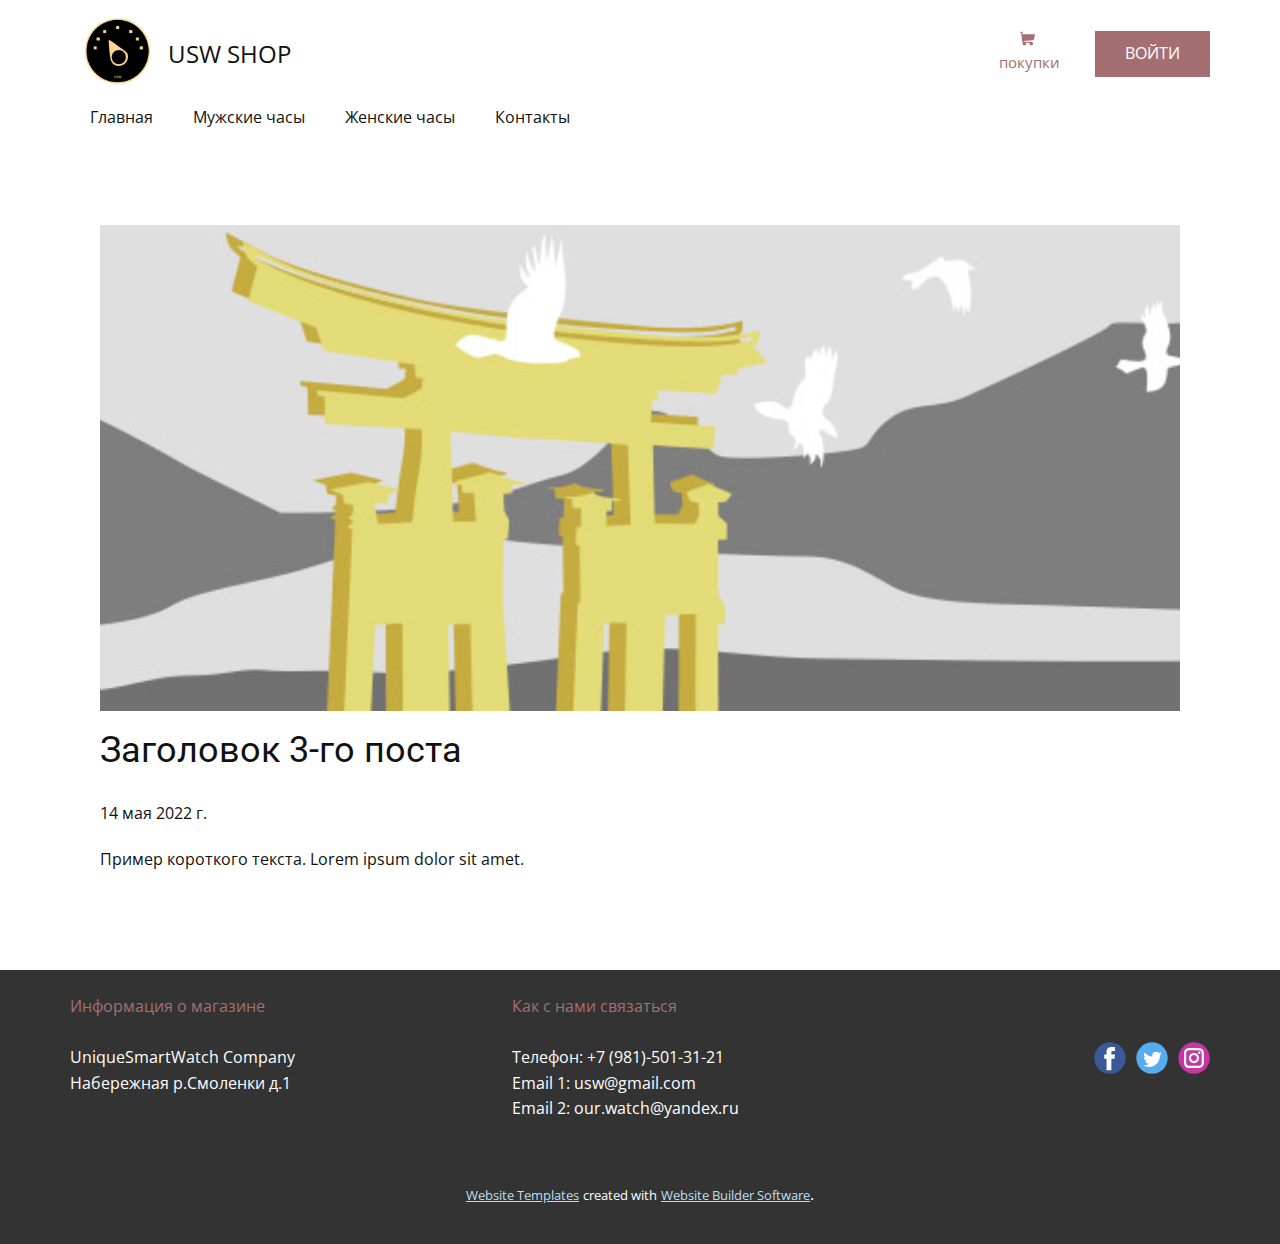
<file: blog/пост-2.html>
<!doctype html>
<html style="font-size: 16px;"><head>
    <meta name="viewport" content="width=device-width, initial-scale=1.0">
    <meta charset="utf-8">
    <meta name="keywords" content="Заголовок 1-го поста">
    <meta name="description" content="">
    <meta name="page_type" content="np-template-header-footer-from-plugin">
    <title>Заголовок 3-го поста</title>
    <link rel="stylesheet" href="../nicepage.css" media="screen">
<link rel="stylesheet" href="../Post-Template.css" media="screen">
    <script class="u-script" type="text/javascript" src="../jquery.js" defer=""></script>
    <script class="u-script" type="text/javascript" src="../nicepage.js" defer=""></script>
    <meta name="generator" content="Nicepage 3.15.3, nicepage.com">
    <link id="u-theme-google-font" rel="stylesheet" href="https://fonts.googleapis.com/css?family=Roboto:100,100i,300,300i,400,400i,500,500i,700,700i,900,900i|Open+Sans:300,300i,400,400i,600,600i,700,700i,800,800i">
    
    
    <script type="application/ld+json">{
		"@context": "http://schema.org",
		"@type": "Organization",
		"name": "",
		"url": "index.html",
		"logo": "images/a1e93685-de8b-9422-b504-8331fcb7c394.png",
		"sameAs": [
				"https://facebook.com/name",
				"https://twitter.com/name",
				"https://www.instagram.com/name"
		]
}</script>
    <meta property="og:title" content="Post Template">
    <meta property="og:type" content="website">
    <meta name="theme-color" content="#bcdfec">
    <link rel="canonical" href="../index.html">
    <meta property="og:url" content="index.html">
    <meta name="twitter:site" content="@">
    <meta name="twitter:card" content="summary_large_image">
    <meta name="twitter:title" content="Post Template">
    <meta name="twitter:description" content="">
  </head>
  <body class="u-body"><header class="u-align-center-sm u-align-center-xs u-clearfix u-header u-section-row-container" id="sec-ea43" data-animation-name="" data-animation-duration="0" data-animation-delay="0" data-animation-direction=""><div class="u-section-rows">
        <div class="u-align-center-sm u-align-center-xs u-clearfix u-section-row u-section-row-1" data-animation-name="" data-animation-duration="0" data-animation-delay="0" data-animation-direction="" id="sec-c8ff">
          <div class="u-clearfix u-sheet u-valign-middle-lg u-valign-middle-md u-valign-middle-sm u-sheet-1">
            <a href="https://nicepage.com" class="u-image u-logo u-image-1" data-image-width="605" data-image-height="585">
              <img src="../images/a1e93685-de8b-9422-b504-8331fcb7c394.png" class="u-logo-image u-logo-image-1" data-image-width="97.5578">
            </a>
            <p class="u-text u-text-1">USW SHOP</p>
            <a href="../130504324" class="u-active-none u-btn u-button-style u-hover-none u-none u-text-hover-palette-2-base u-text-palette-2-base u-btn-1"><span class="u-icon u-text-palette-2-base"><svg class="u-svg-content" viewBox="0 0 511.334 511.334" style="width: 1em; height: 1em;"><path d="m506.887 114.74c-3.979-5.097-10.086-8.076-16.553-8.076h-399.808l-5.943-66.207c-.972-10.827-10.046-19.123-20.916-19.123h-42.667c-11.598 0-21 9.402-21 21s9.402 21 21 21h23.468l23.018 256.439c.005.302-.01.599.007.903.047.806.152 1.594.286 2.37l.842 9.376c.016.177.034.354.055.529 2.552 22.11 13.851 41.267 30.19 54.21-8.466 10.812-13.532 24.407-13.532 39.172 0 35.106 28.561 63.667 63.666 63.667 35.106 0 63.667-28.561 63.667-63.667 0-7.605-1.345-14.9-3.801-21.667h114.936c-2.457 6.767-3.801 14.062-3.801 21.667 0 35.106 28.561 63.667 63.667 63.667s63.667-28.561 63.667-63.667-28.561-63.667-63.667-63.667h-234.526c-15.952 0-29.853-9.624-35.853-23.646l335.608-19.724c9.162-.538 16.914-6.966 19.141-15.87l42.67-170.67c1.567-6.272.158-12.918-3.821-18.016z"></path></svg><img></span>&nbsp;<br>покупки
            </a>
            <a href="../Регистрация.html" data-page-id="23024044" class="u-btn u-button-style u-palette-2-base u-btn-2">ВОЙТИ</a>
          </div>
          
          
          
          
          
        </div>
        <div class="u-section-row u-section-row-2" id="sec-3efd">
          <div class="u-clearfix u-sheet u-sheet-2">
            <nav data-position="" class="u-menu u-menu-dropdown u-offcanvas u-menu-1">
              <div class="menu-collapse">
                <a class="u-button-style u-nav-link" href="#">
                  <svg><use xmlns:xlink="http://www.w3.org/1999/xlink" xlink:href="#menu-hamburger"></use></svg>
                  <svg version="1.1" xmlns="http://www.w3.org/2000/svg" xmlns:xlink="http://www.w3.org/1999/xlink"><defs><symbol id="menu-hamburger" viewBox="0 0 16 16" style="width: 16px; height: 16px;"><rect y="1" width="16" height="2"></rect><rect y="7" width="16" height="2"></rect><rect y="13" width="16" height="2"></rect>
</symbol>
</defs></svg>
                </a>
              </div>
              <div class="u-custom-menu u-nav-container">
                <ul class="u-nav u-unstyled"><li class="u-nav-item"><a class="u-button-style u-nav-link" href="../Главная.html">Главная</a>
</li><li class="u-nav-item"><a class="u-button-style u-nav-link" href="../Мужские-часы.html">Мужские часы</a>
</li><li class="u-nav-item"><a class="u-button-style u-nav-link" href="../Женские-часы.html">Женские часы</a>
</li><li class="u-nav-item"><a class="u-button-style u-nav-link" href="../Контакты.html">Контакты</a>
</li></ul>
              </div>
              <div class="u-custom-menu u-nav-container-collapse">
                <div class="u-black u-container-style u-inner-container-layout u-opacity u-opacity-95 u-sidenav">
                  <div class="u-sidenav-overflow">
                    <div class="u-menu-close"></div>
                    <ul class="u-align-center u-nav u-popupmenu-items u-unstyled u-nav-2"><li class="u-nav-item"><a class="u-button-style u-nav-link" href="../Главная.html">Главная</a>
</li><li class="u-nav-item"><a class="u-button-style u-nav-link" href="../Мужские-часы.html">Мужские часы</a>
</li><li class="u-nav-item"><a class="u-button-style u-nav-link" href="../Женские-часы.html">Женские часы</a>
</li><li class="u-nav-item"><a class="u-button-style u-nav-link" href="../Контакты.html">Контакты</a>
</li></ul>
                  </div>
                </div>
                <div class="u-black u-menu-overlay u-opacity u-opacity-70"></div>
              </div>
            </nav>
          </div>
          
          
          
          
          
        </div>
      </div></header>
    <section class="u-align-center u-clearfix u-section-1" id="sec-0104">
      <div class="u-clearfix u-sheet u-valign-middle-md u-valign-middle-sm u-valign-middle-xs u-sheet-1"><!--post_details--><!--post_details_options_json--><!--{"source":""}--><!--/post_details_options_json--><!--blog_post-->
        <div class="u-container-style u-expanded-width u-post-details u-post-details-1">
          <div class="u-container-layout u-valign-middle u-container-layout-1"><!--blog_post_image-->
            <img alt="" class="u-blog-control u-expanded-width u-image u-image-default u-image-1" src="[data-uri]"><!--/blog_post_image--><!--blog_post_header-->
            <h2 class="u-blog-control u-text u-text-1">Заголовок 3-го поста</h2><!--/blog_post_header--><!--blog_post_metadata-->
            <div class="u-blog-control u-metadata u-metadata-1"><!--blog_post_metadata_date-->
              <span class="u-meta-date u-meta-icon">14 мая 2022 г.</span><!--/blog_post_metadata_date--><!--blog_post_metadata_category-->
              <!--/blog_post_metadata_category--><!--blog_post_metadata_comments-->
              <!--/blog_post_metadata_comments-->
            </div><!--/blog_post_metadata--><!--blog_post_content-->
            <div class="u-align-justify u-blog-control u-post-content u-text u-text-2 fr-view"><p>Пример короткого текста. Lorem ipsum dolor sit amet.</p></div><!--/blog_post_content-->
          </div>
        </div><!--/blog_post--><!--/post_details-->
      </div>
    </section>
    
    
    <footer class="u-clearfix u-footer u-grey-80" id="sec-4c91"><div class="u-clearfix u-sheet u-sheet-1">
        <div class="u-social-icons u-spacing-10 u-social-icons-1">
          <a class="u-social-url" title="facebook" target="_blank" href="https://facebook.com/name"><span class="u-icon u-icon-circle u-social-facebook u-social-icon u-icon-1"><svg class="u-svg-link" preserveAspectRatio="xMidYMin slice" viewBox="0 0 112 112" style=""><use xmlns:xlink="http://www.w3.org/1999/xlink" xlink:href="#svg-6000"></use></svg><svg class="u-svg-content" viewBox="0 0 112 112" x="0" y="0" id="svg-6000"><circle fill="currentColor" cx="56.1" cy="56.1" r="55"></circle><path fill="#FFFFFF" d="M73.5,31.6h-9.1c-1.4,0-3.6,0.8-3.6,3.9v8.5h12.6L72,58.3H60.8v40.8H43.9V58.3h-8V43.9h8v-9.2
            c0-6.7,3.1-17,17-17h12.5v13.9H73.5z"></path></svg></span>
          </a>
          <a class="u-social-url" title="twitter" target="_blank" href="https://twitter.com/name"><span class="u-icon u-icon-circle u-social-icon u-social-twitter u-icon-2"><svg class="u-svg-link" preserveAspectRatio="xMidYMin slice" viewBox="0 0 112 112" style=""><use xmlns:xlink="http://www.w3.org/1999/xlink" xlink:href="#svg-94b9"></use></svg><svg class="u-svg-content" viewBox="0 0 112 112" x="0" y="0" id="svg-94b9"><circle fill="currentColor" class="st0" cx="56.1" cy="56.1" r="55"></circle><path fill="#FFFFFF" d="M83.8,47.3c0,0.6,0,1.2,0,1.7c0,17.7-13.5,38.2-38.2,38.2C38,87.2,31,85,25,81.2c1,0.1,2.1,0.2,3.2,0.2
            c6.3,0,12.1-2.1,16.7-5.7c-5.9-0.1-10.8-4-12.5-9.3c0.8,0.2,1.7,0.2,2.5,0.2c1.2,0,2.4-0.2,3.5-0.5c-6.1-1.2-10.8-6.7-10.8-13.1
            c0-0.1,0-0.1,0-0.2c1.8,1,3.9,1.6,6.1,1.7c-3.6-2.4-6-6.5-6-11.2c0-2.5,0.7-4.8,1.8-6.7c6.6,8.1,16.5,13.5,27.6,14
            c-0.2-1-0.3-2-0.3-3.1c0-7.4,6-13.4,13.4-13.4c3.9,0,7.3,1.6,9.8,4.2c3.1-0.6,5.9-1.7,8.5-3.3c-1,3.1-3.1,5.8-5.9,7.4
            c2.7-0.3,5.3-1,7.7-2.1C88.7,43,86.4,45.4,83.8,47.3z"></path></svg></span>
          </a>
          <a class="u-social-url" title="instagram" target="_blank" href="https://www.instagram.com/name"><span class="u-icon u-icon-circle u-social-icon u-social-instagram u-icon-3"><svg class="u-svg-link" preserveAspectRatio="xMidYMin slice" viewBox="0 0 112 112" style=""><use xmlns:xlink="http://www.w3.org/1999/xlink" xlink:href="#svg-c8ec"></use></svg><svg class="u-svg-content" viewBox="0 0 112 112" x="0" y="0" id="svg-c8ec"><circle fill="currentColor" cx="56.1" cy="56.1" r="55"></circle><path fill="#FFFFFF" d="M55.9,38.2c-9.9,0-17.9,8-17.9,17.9C38,66,46,74,55.9,74c9.9,0,17.9-8,17.9-17.9C73.8,46.2,65.8,38.2,55.9,38.2
            z M55.9,66.4c-5.7,0-10.3-4.6-10.3-10.3c-0.1-5.7,4.6-10.3,10.3-10.3c5.7,0,10.3,4.6,10.3,10.3C66.2,61.8,61.6,66.4,55.9,66.4z"></path><path fill="#FFFFFF" d="M74.3,33.5c-2.3,0-4.2,1.9-4.2,4.2s1.9,4.2,4.2,4.2s4.2-1.9,4.2-4.2S76.6,33.5,74.3,33.5z"></path><path fill="#FFFFFF" d="M73.1,21.3H38.6c-9.7,0-17.5,7.9-17.5,17.5v34.5c0,9.7,7.9,17.6,17.5,17.6h34.5c9.7,0,17.5-7.9,17.5-17.5V38.8
            C90.6,29.1,82.7,21.3,73.1,21.3z M83,73.3c0,5.5-4.5,9.9-9.9,9.9H38.6c-5.5,0-9.9-4.5-9.9-9.9V38.8c0-5.5,4.5-9.9,9.9-9.9h34.5
            c5.5,0,9.9,4.5,9.9,9.9V73.3z"></path></svg></span>
          </a>
        </div>
        <p class="u-text u-text-1">
          <span class="u-text-palette-2-base">Информация о магазине</span>
          <br>
          <br>UniqueSmartWatch Company<br>Набережная р.Смоленки д.1
        </p>
        <p class="u-text u-text-2">
          <span class="u-text-palette-2-base">Как с нами связаться</span>
          <br>
          <br>Телефон: +7 (981)-501-31-21<br>Email 1: usw@gmail.com<br>Email 2: our.watch@yandex.ru
        </p>
      </div></footer>
    <section class="u-backlink u-clearfix u-grey-80">
      <a class="u-link" href="https://nicepage.com/website-templates" target="_blank">
        <span>Website Templates</span>
      </a>
      <p class="u-text">
        <span>created with</span>
      </p>
      <a class="u-link" href="https://nicepage.com/" target="_blank">
        <span>Website Builder Software</span>
      </a>. 
    </section>
  
</body></html>
</file>
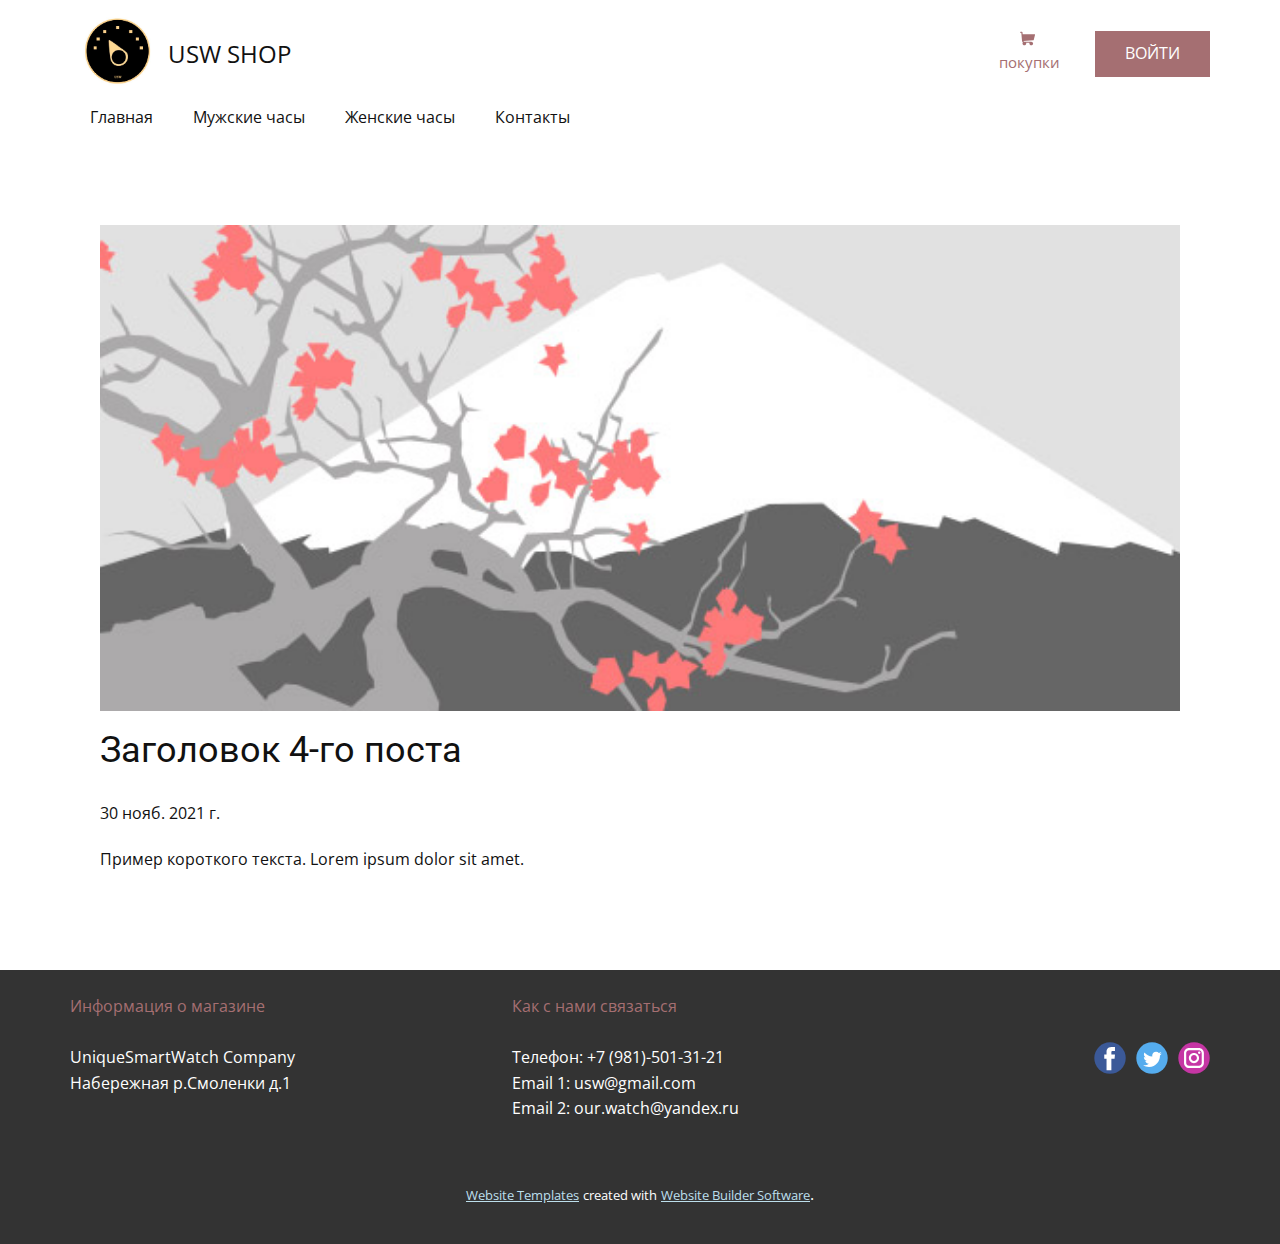
<file: blog/пост-3.html>
<!doctype html>
<html style="font-size: 16px;"><head>
    <meta name="viewport" content="width=device-width, initial-scale=1.0">
    <meta charset="utf-8">
    <meta name="keywords" content="Заголовок 1-го поста">
    <meta name="description" content="">
    <meta name="page_type" content="np-template-header-footer-from-plugin">
    <title>Заголовок 4-го поста</title>
    <link rel="stylesheet" href="../nicepage.css" media="screen">
<link rel="stylesheet" href="../Post-Template.css" media="screen">
    <script class="u-script" type="text/javascript" src="../jquery.js" defer=""></script>
    <script class="u-script" type="text/javascript" src="../nicepage.js" defer=""></script>
    <meta name="generator" content="Nicepage 3.15.3, nicepage.com">
    <link id="u-theme-google-font" rel="stylesheet" href="https://fonts.googleapis.com/css?family=Roboto:100,100i,300,300i,400,400i,500,500i,700,700i,900,900i|Open+Sans:300,300i,400,400i,600,600i,700,700i,800,800i">
    
    
    <script type="application/ld+json">{
		"@context": "http://schema.org",
		"@type": "Organization",
		"name": "",
		"url": "index.html",
		"logo": "images/a1e93685-de8b-9422-b504-8331fcb7c394.png",
		"sameAs": [
				"https://facebook.com/name",
				"https://twitter.com/name",
				"https://www.instagram.com/name"
		]
}</script>
    <meta property="og:title" content="Post Template">
    <meta property="og:type" content="website">
    <meta name="theme-color" content="#bcdfec">
    <link rel="canonical" href="../index.html">
    <meta property="og:url" content="index.html">
    <meta name="twitter:site" content="@">
    <meta name="twitter:card" content="summary_large_image">
    <meta name="twitter:title" content="Post Template">
    <meta name="twitter:description" content="">
  </head>
  <body class="u-body"><header class="u-align-center-sm u-align-center-xs u-clearfix u-header u-section-row-container" id="sec-ea43" data-animation-name="" data-animation-duration="0" data-animation-delay="0" data-animation-direction=""><div class="u-section-rows">
        <div class="u-align-center-sm u-align-center-xs u-clearfix u-section-row u-section-row-1" data-animation-name="" data-animation-duration="0" data-animation-delay="0" data-animation-direction="" id="sec-c8ff">
          <div class="u-clearfix u-sheet u-valign-middle-lg u-valign-middle-md u-valign-middle-sm u-sheet-1">
            <a href="https://nicepage.com" class="u-image u-logo u-image-1" data-image-width="605" data-image-height="585">
              <img src="../images/a1e93685-de8b-9422-b504-8331fcb7c394.png" class="u-logo-image u-logo-image-1" data-image-width="97.5578">
            </a>
            <p class="u-text u-text-1">USW SHOP</p>
            <a href="../130504324" class="u-active-none u-btn u-button-style u-hover-none u-none u-text-hover-palette-2-base u-text-palette-2-base u-btn-1"><span class="u-icon u-text-palette-2-base"><svg class="u-svg-content" viewBox="0 0 511.334 511.334" style="width: 1em; height: 1em;"><path d="m506.887 114.74c-3.979-5.097-10.086-8.076-16.553-8.076h-399.808l-5.943-66.207c-.972-10.827-10.046-19.123-20.916-19.123h-42.667c-11.598 0-21 9.402-21 21s9.402 21 21 21h23.468l23.018 256.439c.005.302-.01.599.007.903.047.806.152 1.594.286 2.37l.842 9.376c.016.177.034.354.055.529 2.552 22.11 13.851 41.267 30.19 54.21-8.466 10.812-13.532 24.407-13.532 39.172 0 35.106 28.561 63.667 63.666 63.667 35.106 0 63.667-28.561 63.667-63.667 0-7.605-1.345-14.9-3.801-21.667h114.936c-2.457 6.767-3.801 14.062-3.801 21.667 0 35.106 28.561 63.667 63.667 63.667s63.667-28.561 63.667-63.667-28.561-63.667-63.667-63.667h-234.526c-15.952 0-29.853-9.624-35.853-23.646l335.608-19.724c9.162-.538 16.914-6.966 19.141-15.87l42.67-170.67c1.567-6.272.158-12.918-3.821-18.016z"></path></svg><img></span>&nbsp;<br>покупки
            </a>
            <a href="../Регистрация.html" data-page-id="23024044" class="u-btn u-button-style u-palette-2-base u-btn-2">ВОЙТИ</a>
          </div>
          
          
          
          
          
        </div>
        <div class="u-section-row u-section-row-2" id="sec-3efd">
          <div class="u-clearfix u-sheet u-sheet-2">
            <nav data-position="" class="u-menu u-menu-dropdown u-offcanvas u-menu-1">
              <div class="menu-collapse">
                <a class="u-button-style u-nav-link" href="#">
                  <svg><use xmlns:xlink="http://www.w3.org/1999/xlink" xlink:href="#menu-hamburger"></use></svg>
                  <svg version="1.1" xmlns="http://www.w3.org/2000/svg" xmlns:xlink="http://www.w3.org/1999/xlink"><defs><symbol id="menu-hamburger" viewBox="0 0 16 16" style="width: 16px; height: 16px;"><rect y="1" width="16" height="2"></rect><rect y="7" width="16" height="2"></rect><rect y="13" width="16" height="2"></rect>
</symbol>
</defs></svg>
                </a>
              </div>
              <div class="u-custom-menu u-nav-container">
                <ul class="u-nav u-unstyled"><li class="u-nav-item"><a class="u-button-style u-nav-link" href="../Главная.html">Главная</a>
</li><li class="u-nav-item"><a class="u-button-style u-nav-link" href="../Мужские-часы.html">Мужские часы</a>
</li><li class="u-nav-item"><a class="u-button-style u-nav-link" href="../Женские-часы.html">Женские часы</a>
</li><li class="u-nav-item"><a class="u-button-style u-nav-link" href="../Контакты.html">Контакты</a>
</li></ul>
              </div>
              <div class="u-custom-menu u-nav-container-collapse">
                <div class="u-black u-container-style u-inner-container-layout u-opacity u-opacity-95 u-sidenav">
                  <div class="u-sidenav-overflow">
                    <div class="u-menu-close"></div>
                    <ul class="u-align-center u-nav u-popupmenu-items u-unstyled u-nav-2"><li class="u-nav-item"><a class="u-button-style u-nav-link" href="../Главная.html">Главная</a>
</li><li class="u-nav-item"><a class="u-button-style u-nav-link" href="../Мужские-часы.html">Мужские часы</a>
</li><li class="u-nav-item"><a class="u-button-style u-nav-link" href="../Женские-часы.html">Женские часы</a>
</li><li class="u-nav-item"><a class="u-button-style u-nav-link" href="../Контакты.html">Контакты</a>
</li></ul>
                  </div>
                </div>
                <div class="u-black u-menu-overlay u-opacity u-opacity-70"></div>
              </div>
            </nav>
          </div>
          
          
          
          
          
        </div>
      </div></header>
    <section class="u-align-center u-clearfix u-section-1" id="sec-0104">
      <div class="u-clearfix u-sheet u-valign-middle-md u-valign-middle-sm u-valign-middle-xs u-sheet-1"><!--post_details--><!--post_details_options_json--><!--{"source":""}--><!--/post_details_options_json--><!--blog_post-->
        <div class="u-container-style u-expanded-width u-post-details u-post-details-1">
          <div class="u-container-layout u-valign-middle u-container-layout-1"><!--blog_post_image-->
            <img alt="" class="u-blog-control u-expanded-width u-image u-image-default u-image-1" src="[data-uri]"><!--/blog_post_image--><!--blog_post_header-->
            <h2 class="u-blog-control u-text u-text-1">Заголовок 4-го поста</h2><!--/blog_post_header--><!--blog_post_metadata-->
            <div class="u-blog-control u-metadata u-metadata-1"><!--blog_post_metadata_date-->
              <span class="u-meta-date u-meta-icon">30 нояб. 2021 г.</span><!--/blog_post_metadata_date--><!--blog_post_metadata_category-->
              <!--/blog_post_metadata_category--><!--blog_post_metadata_comments-->
              <!--/blog_post_metadata_comments-->
            </div><!--/blog_post_metadata--><!--blog_post_content-->
            <div class="u-align-justify u-blog-control u-post-content u-text u-text-2 fr-view">
  Пример короткого текста. Lorem ipsum dolor sit amet.
  </div><!--/blog_post_content-->
          </div>
        </div><!--/blog_post--><!--/post_details-->
      </div>
    </section>
    
    
    <footer class="u-clearfix u-footer u-grey-80" id="sec-4c91"><div class="u-clearfix u-sheet u-sheet-1">
        <div class="u-social-icons u-spacing-10 u-social-icons-1">
          <a class="u-social-url" title="facebook" target="_blank" href="https://facebook.com/name"><span class="u-icon u-icon-circle u-social-facebook u-social-icon u-icon-1"><svg class="u-svg-link" preserveAspectRatio="xMidYMin slice" viewBox="0 0 112 112" style=""><use xmlns:xlink="http://www.w3.org/1999/xlink" xlink:href="#svg-6000"></use></svg><svg class="u-svg-content" viewBox="0 0 112 112" x="0" y="0" id="svg-6000"><circle fill="currentColor" cx="56.1" cy="56.1" r="55"></circle><path fill="#FFFFFF" d="M73.5,31.6h-9.1c-1.4,0-3.6,0.8-3.6,3.9v8.5h12.6L72,58.3H60.8v40.8H43.9V58.3h-8V43.9h8v-9.2
            c0-6.7,3.1-17,17-17h12.5v13.9H73.5z"></path></svg></span>
          </a>
          <a class="u-social-url" title="twitter" target="_blank" href="https://twitter.com/name"><span class="u-icon u-icon-circle u-social-icon u-social-twitter u-icon-2"><svg class="u-svg-link" preserveAspectRatio="xMidYMin slice" viewBox="0 0 112 112" style=""><use xmlns:xlink="http://www.w3.org/1999/xlink" xlink:href="#svg-94b9"></use></svg><svg class="u-svg-content" viewBox="0 0 112 112" x="0" y="0" id="svg-94b9"><circle fill="currentColor" class="st0" cx="56.1" cy="56.1" r="55"></circle><path fill="#FFFFFF" d="M83.8,47.3c0,0.6,0,1.2,0,1.7c0,17.7-13.5,38.2-38.2,38.2C38,87.2,31,85,25,81.2c1,0.1,2.1,0.2,3.2,0.2
            c6.3,0,12.1-2.1,16.7-5.7c-5.9-0.1-10.8-4-12.5-9.3c0.8,0.2,1.7,0.2,2.5,0.2c1.2,0,2.4-0.2,3.5-0.5c-6.1-1.2-10.8-6.7-10.8-13.1
            c0-0.1,0-0.1,0-0.2c1.8,1,3.9,1.6,6.1,1.7c-3.6-2.4-6-6.5-6-11.2c0-2.5,0.7-4.8,1.8-6.7c6.6,8.1,16.5,13.5,27.6,14
            c-0.2-1-0.3-2-0.3-3.1c0-7.4,6-13.4,13.4-13.4c3.9,0,7.3,1.6,9.8,4.2c3.1-0.6,5.9-1.7,8.5-3.3c-1,3.1-3.1,5.8-5.9,7.4
            c2.7-0.3,5.3-1,7.7-2.1C88.7,43,86.4,45.4,83.8,47.3z"></path></svg></span>
          </a>
          <a class="u-social-url" title="instagram" target="_blank" href="https://www.instagram.com/name"><span class="u-icon u-icon-circle u-social-icon u-social-instagram u-icon-3"><svg class="u-svg-link" preserveAspectRatio="xMidYMin slice" viewBox="0 0 112 112" style=""><use xmlns:xlink="http://www.w3.org/1999/xlink" xlink:href="#svg-c8ec"></use></svg><svg class="u-svg-content" viewBox="0 0 112 112" x="0" y="0" id="svg-c8ec"><circle fill="currentColor" cx="56.1" cy="56.1" r="55"></circle><path fill="#FFFFFF" d="M55.9,38.2c-9.9,0-17.9,8-17.9,17.9C38,66,46,74,55.9,74c9.9,0,17.9-8,17.9-17.9C73.8,46.2,65.8,38.2,55.9,38.2
            z M55.9,66.4c-5.7,0-10.3-4.6-10.3-10.3c-0.1-5.7,4.6-10.3,10.3-10.3c5.7,0,10.3,4.6,10.3,10.3C66.2,61.8,61.6,66.4,55.9,66.4z"></path><path fill="#FFFFFF" d="M74.3,33.5c-2.3,0-4.2,1.9-4.2,4.2s1.9,4.2,4.2,4.2s4.2-1.9,4.2-4.2S76.6,33.5,74.3,33.5z"></path><path fill="#FFFFFF" d="M73.1,21.3H38.6c-9.7,0-17.5,7.9-17.5,17.5v34.5c0,9.7,7.9,17.6,17.5,17.6h34.5c9.7,0,17.5-7.9,17.5-17.5V38.8
            C90.6,29.1,82.7,21.3,73.1,21.3z M83,73.3c0,5.5-4.5,9.9-9.9,9.9H38.6c-5.5,0-9.9-4.5-9.9-9.9V38.8c0-5.5,4.5-9.9,9.9-9.9h34.5
            c5.5,0,9.9,4.5,9.9,9.9V73.3z"></path></svg></span>
          </a>
        </div>
        <p class="u-text u-text-1">
          <span class="u-text-palette-2-base">Информация о магазине</span>
          <br>
          <br>UniqueSmartWatch Company<br>Набережная р.Смоленки д.1
        </p>
        <p class="u-text u-text-2">
          <span class="u-text-palette-2-base">Как с нами связаться</span>
          <br>
          <br>Телефон: +7 (981)-501-31-21<br>Email 1: usw@gmail.com<br>Email 2: our.watch@yandex.ru
        </p>
      </div></footer>
    <section class="u-backlink u-clearfix u-grey-80">
      <a class="u-link" href="https://nicepage.com/website-templates" target="_blank">
        <span>Website Templates</span>
      </a>
      <p class="u-text">
        <span>created with</span>
      </p>
      <a class="u-link" href="https://nicepage.com/" target="_blank">
        <span>Website Builder Software</span>
      </a>. 
    </section>
  
</body></html>
</file>
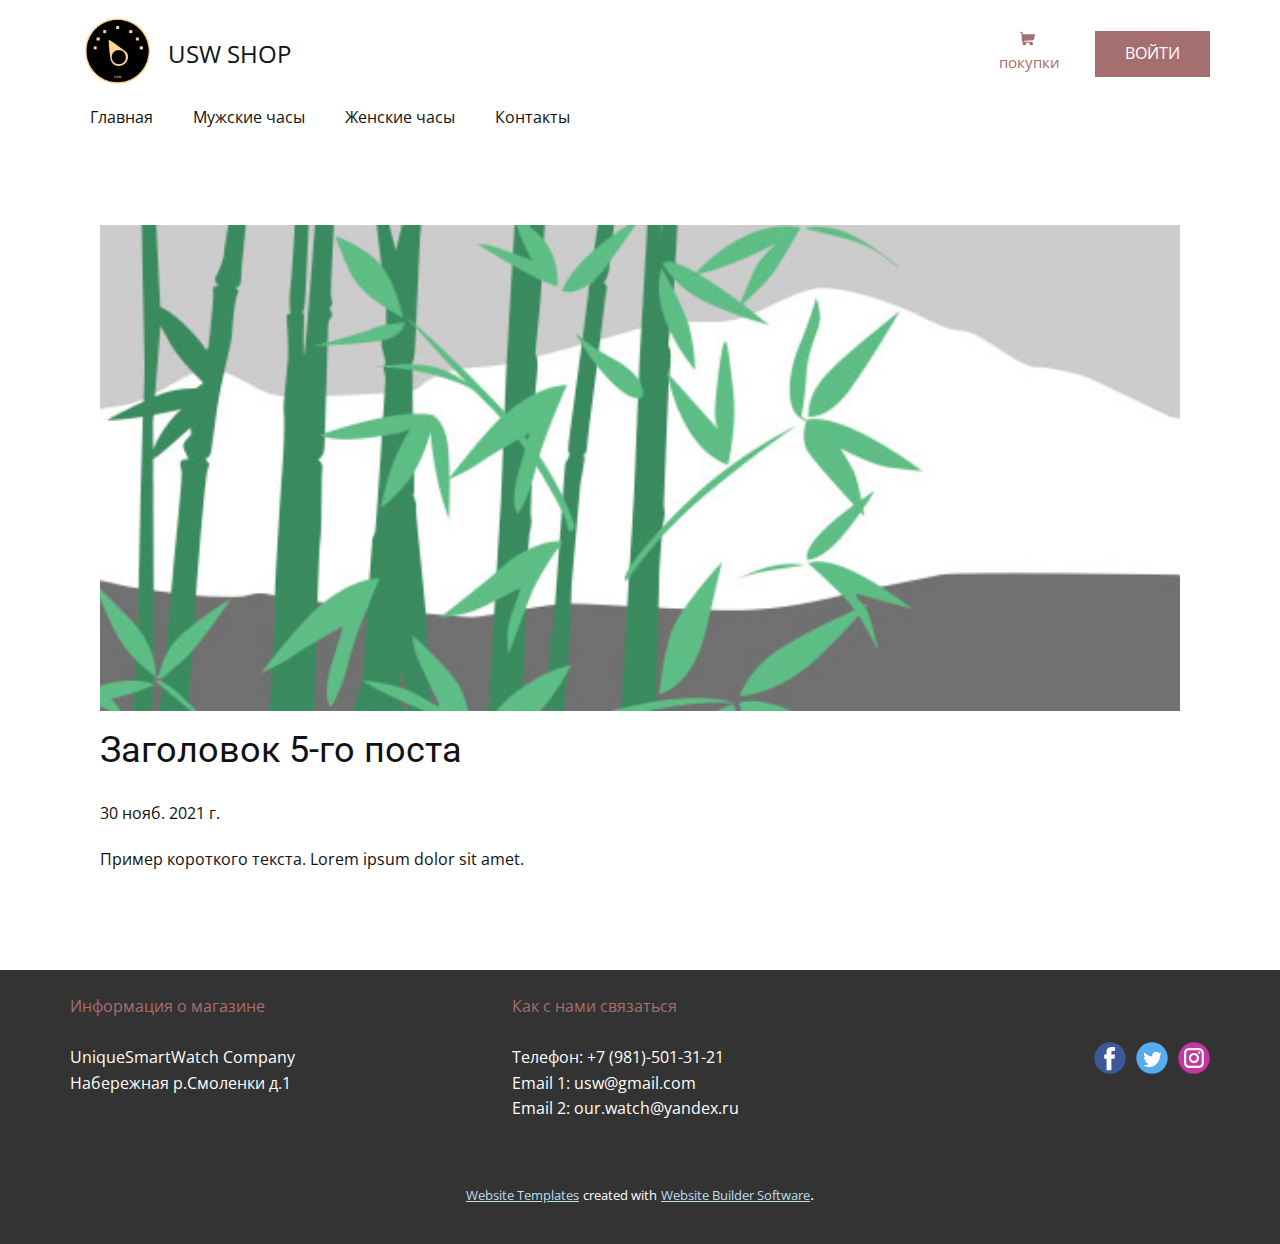
<file: blog/пост-4.html>
<!doctype html>
<html style="font-size: 16px;"><head>
    <meta name="viewport" content="width=device-width, initial-scale=1.0">
    <meta charset="utf-8">
    <meta name="keywords" content="Заголовок 1-го поста">
    <meta name="description" content="">
    <meta name="page_type" content="np-template-header-footer-from-plugin">
    <title>Заголовок 5-го поста</title>
    <link rel="stylesheet" href="../nicepage.css" media="screen">
<link rel="stylesheet" href="../Post-Template.css" media="screen">
    <script class="u-script" type="text/javascript" src="../jquery.js" defer=""></script>
    <script class="u-script" type="text/javascript" src="../nicepage.js" defer=""></script>
    <meta name="generator" content="Nicepage 3.15.3, nicepage.com">
    <link id="u-theme-google-font" rel="stylesheet" href="https://fonts.googleapis.com/css?family=Roboto:100,100i,300,300i,400,400i,500,500i,700,700i,900,900i|Open+Sans:300,300i,400,400i,600,600i,700,700i,800,800i">
    
    
    <script type="application/ld+json">{
		"@context": "http://schema.org",
		"@type": "Organization",
		"name": "",
		"url": "index.html",
		"logo": "images/a1e93685-de8b-9422-b504-8331fcb7c394.png",
		"sameAs": [
				"https://facebook.com/name",
				"https://twitter.com/name",
				"https://www.instagram.com/name"
		]
}</script>
    <meta property="og:title" content="Post Template">
    <meta property="og:type" content="website">
    <meta name="theme-color" content="#bcdfec">
    <link rel="canonical" href="../index.html">
    <meta property="og:url" content="index.html">
    <meta name="twitter:site" content="@">
    <meta name="twitter:card" content="summary_large_image">
    <meta name="twitter:title" content="Post Template">
    <meta name="twitter:description" content="">
  </head>
  <body class="u-body"><header class="u-align-center-sm u-align-center-xs u-clearfix u-header u-section-row-container" id="sec-ea43" data-animation-name="" data-animation-duration="0" data-animation-delay="0" data-animation-direction=""><div class="u-section-rows">
        <div class="u-align-center-sm u-align-center-xs u-clearfix u-section-row u-section-row-1" data-animation-name="" data-animation-duration="0" data-animation-delay="0" data-animation-direction="" id="sec-c8ff">
          <div class="u-clearfix u-sheet u-valign-middle-lg u-valign-middle-md u-valign-middle-sm u-sheet-1">
            <a href="https://nicepage.com" class="u-image u-logo u-image-1" data-image-width="605" data-image-height="585">
              <img src="../images/a1e93685-de8b-9422-b504-8331fcb7c394.png" class="u-logo-image u-logo-image-1" data-image-width="97.5578">
            </a>
            <p class="u-text u-text-1">USW SHOP</p>
            <a href="../130504324" class="u-active-none u-btn u-button-style u-hover-none u-none u-text-hover-palette-2-base u-text-palette-2-base u-btn-1"><span class="u-icon u-text-palette-2-base"><svg class="u-svg-content" viewBox="0 0 511.334 511.334" style="width: 1em; height: 1em;"><path d="m506.887 114.74c-3.979-5.097-10.086-8.076-16.553-8.076h-399.808l-5.943-66.207c-.972-10.827-10.046-19.123-20.916-19.123h-42.667c-11.598 0-21 9.402-21 21s9.402 21 21 21h23.468l23.018 256.439c.005.302-.01.599.007.903.047.806.152 1.594.286 2.37l.842 9.376c.016.177.034.354.055.529 2.552 22.11 13.851 41.267 30.19 54.21-8.466 10.812-13.532 24.407-13.532 39.172 0 35.106 28.561 63.667 63.666 63.667 35.106 0 63.667-28.561 63.667-63.667 0-7.605-1.345-14.9-3.801-21.667h114.936c-2.457 6.767-3.801 14.062-3.801 21.667 0 35.106 28.561 63.667 63.667 63.667s63.667-28.561 63.667-63.667-28.561-63.667-63.667-63.667h-234.526c-15.952 0-29.853-9.624-35.853-23.646l335.608-19.724c9.162-.538 16.914-6.966 19.141-15.87l42.67-170.67c1.567-6.272.158-12.918-3.821-18.016z"></path></svg><img></span>&nbsp;<br>покупки
            </a>
            <a href="../Регистрация.html" data-page-id="23024044" class="u-btn u-button-style u-palette-2-base u-btn-2">ВОЙТИ</a>
          </div>
          
          
          
          
          
        </div>
        <div class="u-section-row u-section-row-2" id="sec-3efd">
          <div class="u-clearfix u-sheet u-sheet-2">
            <nav data-position="" class="u-menu u-menu-dropdown u-offcanvas u-menu-1">
              <div class="menu-collapse">
                <a class="u-button-style u-nav-link" href="#">
                  <svg><use xmlns:xlink="http://www.w3.org/1999/xlink" xlink:href="#menu-hamburger"></use></svg>
                  <svg version="1.1" xmlns="http://www.w3.org/2000/svg" xmlns:xlink="http://www.w3.org/1999/xlink"><defs><symbol id="menu-hamburger" viewBox="0 0 16 16" style="width: 16px; height: 16px;"><rect y="1" width="16" height="2"></rect><rect y="7" width="16" height="2"></rect><rect y="13" width="16" height="2"></rect>
</symbol>
</defs></svg>
                </a>
              </div>
              <div class="u-custom-menu u-nav-container">
                <ul class="u-nav u-unstyled"><li class="u-nav-item"><a class="u-button-style u-nav-link" href="../Главная.html">Главная</a>
</li><li class="u-nav-item"><a class="u-button-style u-nav-link" href="../Мужские-часы.html">Мужские часы</a>
</li><li class="u-nav-item"><a class="u-button-style u-nav-link" href="../Женские-часы.html">Женские часы</a>
</li><li class="u-nav-item"><a class="u-button-style u-nav-link" href="../Контакты.html">Контакты</a>
</li></ul>
              </div>
              <div class="u-custom-menu u-nav-container-collapse">
                <div class="u-black u-container-style u-inner-container-layout u-opacity u-opacity-95 u-sidenav">
                  <div class="u-sidenav-overflow">
                    <div class="u-menu-close"></div>
                    <ul class="u-align-center u-nav u-popupmenu-items u-unstyled u-nav-2"><li class="u-nav-item"><a class="u-button-style u-nav-link" href="../Главная.html">Главная</a>
</li><li class="u-nav-item"><a class="u-button-style u-nav-link" href="../Мужские-часы.html">Мужские часы</a>
</li><li class="u-nav-item"><a class="u-button-style u-nav-link" href="../Женские-часы.html">Женские часы</a>
</li><li class="u-nav-item"><a class="u-button-style u-nav-link" href="../Контакты.html">Контакты</a>
</li></ul>
                  </div>
                </div>
                <div class="u-black u-menu-overlay u-opacity u-opacity-70"></div>
              </div>
            </nav>
          </div>
          
          
          
          
          
        </div>
      </div></header>
    <section class="u-align-center u-clearfix u-section-1" id="sec-0104">
      <div class="u-clearfix u-sheet u-valign-middle-md u-valign-middle-sm u-valign-middle-xs u-sheet-1"><!--post_details--><!--post_details_options_json--><!--{"source":""}--><!--/post_details_options_json--><!--blog_post-->
        <div class="u-container-style u-expanded-width u-post-details u-post-details-1">
          <div class="u-container-layout u-valign-middle u-container-layout-1"><!--blog_post_image-->
            <img alt="" class="u-blog-control u-expanded-width u-image u-image-default u-image-1" src="[data-uri]"><!--/blog_post_image--><!--blog_post_header-->
            <h2 class="u-blog-control u-text u-text-1">Заголовок 5-го поста</h2><!--/blog_post_header--><!--blog_post_metadata-->
            <div class="u-blog-control u-metadata u-metadata-1"><!--blog_post_metadata_date-->
              <span class="u-meta-date u-meta-icon">30 нояб. 2021 г.</span><!--/blog_post_metadata_date--><!--blog_post_metadata_category-->
              <!--/blog_post_metadata_category--><!--blog_post_metadata_comments-->
              <!--/blog_post_metadata_comments-->
            </div><!--/blog_post_metadata--><!--blog_post_content-->
            <div class="u-align-justify u-blog-control u-post-content u-text u-text-2 fr-view">
  Пример короткого текста. Lorem ipsum dolor sit amet.
  </div><!--/blog_post_content-->
          </div>
        </div><!--/blog_post--><!--/post_details-->
      </div>
    </section>
    
    
    <footer class="u-clearfix u-footer u-grey-80" id="sec-4c91"><div class="u-clearfix u-sheet u-sheet-1">
        <div class="u-social-icons u-spacing-10 u-social-icons-1">
          <a class="u-social-url" title="facebook" target="_blank" href="https://facebook.com/name"><span class="u-icon u-icon-circle u-social-facebook u-social-icon u-icon-1"><svg class="u-svg-link" preserveAspectRatio="xMidYMin slice" viewBox="0 0 112 112" style=""><use xmlns:xlink="http://www.w3.org/1999/xlink" xlink:href="#svg-6000"></use></svg><svg class="u-svg-content" viewBox="0 0 112 112" x="0" y="0" id="svg-6000"><circle fill="currentColor" cx="56.1" cy="56.1" r="55"></circle><path fill="#FFFFFF" d="M73.5,31.6h-9.1c-1.4,0-3.6,0.8-3.6,3.9v8.5h12.6L72,58.3H60.8v40.8H43.9V58.3h-8V43.9h8v-9.2
            c0-6.7,3.1-17,17-17h12.5v13.9H73.5z"></path></svg></span>
          </a>
          <a class="u-social-url" title="twitter" target="_blank" href="https://twitter.com/name"><span class="u-icon u-icon-circle u-social-icon u-social-twitter u-icon-2"><svg class="u-svg-link" preserveAspectRatio="xMidYMin slice" viewBox="0 0 112 112" style=""><use xmlns:xlink="http://www.w3.org/1999/xlink" xlink:href="#svg-94b9"></use></svg><svg class="u-svg-content" viewBox="0 0 112 112" x="0" y="0" id="svg-94b9"><circle fill="currentColor" class="st0" cx="56.1" cy="56.1" r="55"></circle><path fill="#FFFFFF" d="M83.8,47.3c0,0.6,0,1.2,0,1.7c0,17.7-13.5,38.2-38.2,38.2C38,87.2,31,85,25,81.2c1,0.1,2.1,0.2,3.2,0.2
            c6.3,0,12.1-2.1,16.7-5.7c-5.9-0.1-10.8-4-12.5-9.3c0.8,0.2,1.7,0.2,2.5,0.2c1.2,0,2.4-0.2,3.5-0.5c-6.1-1.2-10.8-6.7-10.8-13.1
            c0-0.1,0-0.1,0-0.2c1.8,1,3.9,1.6,6.1,1.7c-3.6-2.4-6-6.5-6-11.2c0-2.5,0.7-4.8,1.8-6.7c6.6,8.1,16.5,13.5,27.6,14
            c-0.2-1-0.3-2-0.3-3.1c0-7.4,6-13.4,13.4-13.4c3.9,0,7.3,1.6,9.8,4.2c3.1-0.6,5.9-1.7,8.5-3.3c-1,3.1-3.1,5.8-5.9,7.4
            c2.7-0.3,5.3-1,7.7-2.1C88.7,43,86.4,45.4,83.8,47.3z"></path></svg></span>
          </a>
          <a class="u-social-url" title="instagram" target="_blank" href="https://www.instagram.com/name"><span class="u-icon u-icon-circle u-social-icon u-social-instagram u-icon-3"><svg class="u-svg-link" preserveAspectRatio="xMidYMin slice" viewBox="0 0 112 112" style=""><use xmlns:xlink="http://www.w3.org/1999/xlink" xlink:href="#svg-c8ec"></use></svg><svg class="u-svg-content" viewBox="0 0 112 112" x="0" y="0" id="svg-c8ec"><circle fill="currentColor" cx="56.1" cy="56.1" r="55"></circle><path fill="#FFFFFF" d="M55.9,38.2c-9.9,0-17.9,8-17.9,17.9C38,66,46,74,55.9,74c9.9,0,17.9-8,17.9-17.9C73.8,46.2,65.8,38.2,55.9,38.2
            z M55.9,66.4c-5.7,0-10.3-4.6-10.3-10.3c-0.1-5.7,4.6-10.3,10.3-10.3c5.7,0,10.3,4.6,10.3,10.3C66.2,61.8,61.6,66.4,55.9,66.4z"></path><path fill="#FFFFFF" d="M74.3,33.5c-2.3,0-4.2,1.9-4.2,4.2s1.9,4.2,4.2,4.2s4.2-1.9,4.2-4.2S76.6,33.5,74.3,33.5z"></path><path fill="#FFFFFF" d="M73.1,21.3H38.6c-9.7,0-17.5,7.9-17.5,17.5v34.5c0,9.7,7.9,17.6,17.5,17.6h34.5c9.7,0,17.5-7.9,17.5-17.5V38.8
            C90.6,29.1,82.7,21.3,73.1,21.3z M83,73.3c0,5.5-4.5,9.9-9.9,9.9H38.6c-5.5,0-9.9-4.5-9.9-9.9V38.8c0-5.5,4.5-9.9,9.9-9.9h34.5
            c5.5,0,9.9,4.5,9.9,9.9V73.3z"></path></svg></span>
          </a>
        </div>
        <p class="u-text u-text-1">
          <span class="u-text-palette-2-base">Информация о магазине</span>
          <br>
          <br>UniqueSmartWatch Company<br>Набережная р.Смоленки д.1
        </p>
        <p class="u-text u-text-2">
          <span class="u-text-palette-2-base">Как с нами связаться</span>
          <br>
          <br>Телефон: +7 (981)-501-31-21<br>Email 1: usw@gmail.com<br>Email 2: our.watch@yandex.ru
        </p>
      </div></footer>
    <section class="u-backlink u-clearfix u-grey-80">
      <a class="u-link" href="https://nicepage.com/website-templates" target="_blank">
        <span>Website Templates</span>
      </a>
      <p class="u-text">
        <span>created with</span>
      </p>
      <a class="u-link" href="https://nicepage.com/" target="_blank">
        <span>Website Builder Software</span>
      </a>. 
    </section>
  
</body></html>
</file>
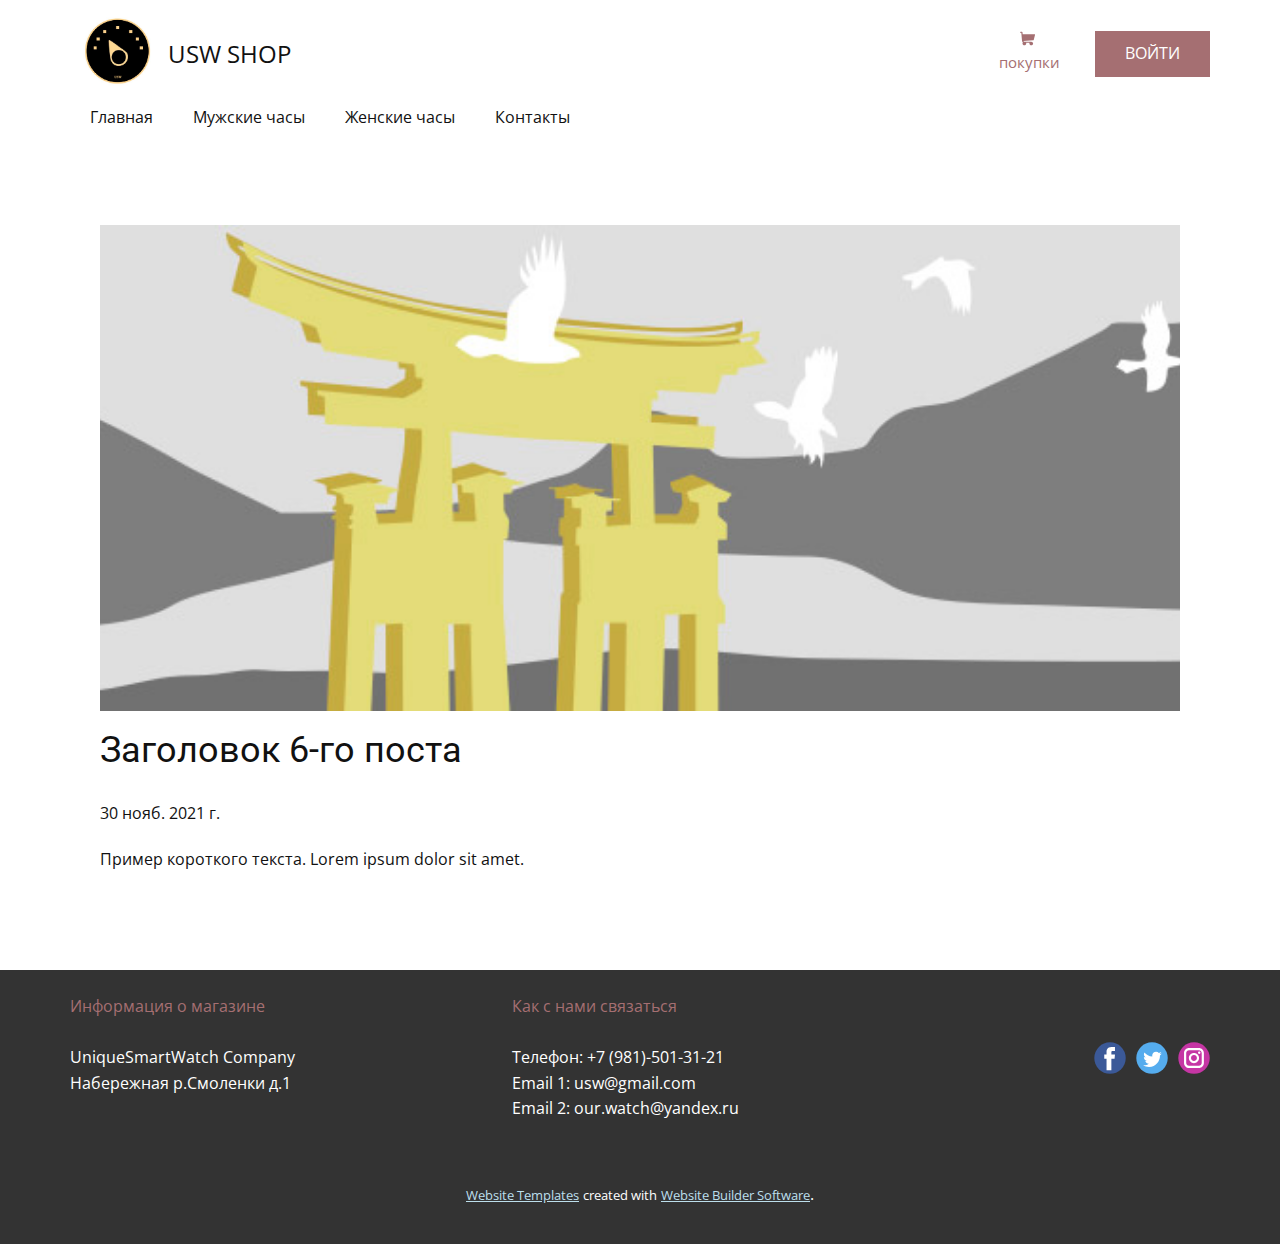
<file: blog/пост-5.html>
<!doctype html>
<html style="font-size: 16px;"><head>
    <meta name="viewport" content="width=device-width, initial-scale=1.0">
    <meta charset="utf-8">
    <meta name="keywords" content="Заголовок 1-го поста">
    <meta name="description" content="">
    <meta name="page_type" content="np-template-header-footer-from-plugin">
    <title>Заголовок 6-го поста</title>
    <link rel="stylesheet" href="../nicepage.css" media="screen">
<link rel="stylesheet" href="../Post-Template.css" media="screen">
    <script class="u-script" type="text/javascript" src="../jquery.js" defer=""></script>
    <script class="u-script" type="text/javascript" src="../nicepage.js" defer=""></script>
    <meta name="generator" content="Nicepage 3.15.3, nicepage.com">
    <link id="u-theme-google-font" rel="stylesheet" href="https://fonts.googleapis.com/css?family=Roboto:100,100i,300,300i,400,400i,500,500i,700,700i,900,900i|Open+Sans:300,300i,400,400i,600,600i,700,700i,800,800i">
    
    
    <script type="application/ld+json">{
		"@context": "http://schema.org",
		"@type": "Organization",
		"name": "",
		"url": "index.html",
		"logo": "images/a1e93685-de8b-9422-b504-8331fcb7c394.png",
		"sameAs": [
				"https://facebook.com/name",
				"https://twitter.com/name",
				"https://www.instagram.com/name"
		]
}</script>
    <meta property="og:title" content="Post Template">
    <meta property="og:type" content="website">
    <meta name="theme-color" content="#bcdfec">
    <link rel="canonical" href="../index.html">
    <meta property="og:url" content="index.html">
    <meta name="twitter:site" content="@">
    <meta name="twitter:card" content="summary_large_image">
    <meta name="twitter:title" content="Post Template">
    <meta name="twitter:description" content="">
  </head>
  <body class="u-body"><header class="u-align-center-sm u-align-center-xs u-clearfix u-header u-section-row-container" id="sec-ea43" data-animation-name="" data-animation-duration="0" data-animation-delay="0" data-animation-direction=""><div class="u-section-rows">
        <div class="u-align-center-sm u-align-center-xs u-clearfix u-section-row u-section-row-1" data-animation-name="" data-animation-duration="0" data-animation-delay="0" data-animation-direction="" id="sec-c8ff">
          <div class="u-clearfix u-sheet u-valign-middle-lg u-valign-middle-md u-valign-middle-sm u-sheet-1">
            <a href="https://nicepage.com" class="u-image u-logo u-image-1" data-image-width="605" data-image-height="585">
              <img src="../images/a1e93685-de8b-9422-b504-8331fcb7c394.png" class="u-logo-image u-logo-image-1" data-image-width="97.5578">
            </a>
            <p class="u-text u-text-1">USW SHOP</p>
            <a href="../130504324" class="u-active-none u-btn u-button-style u-hover-none u-none u-text-hover-palette-2-base u-text-palette-2-base u-btn-1"><span class="u-icon u-text-palette-2-base"><svg class="u-svg-content" viewBox="0 0 511.334 511.334" style="width: 1em; height: 1em;"><path d="m506.887 114.74c-3.979-5.097-10.086-8.076-16.553-8.076h-399.808l-5.943-66.207c-.972-10.827-10.046-19.123-20.916-19.123h-42.667c-11.598 0-21 9.402-21 21s9.402 21 21 21h23.468l23.018 256.439c.005.302-.01.599.007.903.047.806.152 1.594.286 2.37l.842 9.376c.016.177.034.354.055.529 2.552 22.11 13.851 41.267 30.19 54.21-8.466 10.812-13.532 24.407-13.532 39.172 0 35.106 28.561 63.667 63.666 63.667 35.106 0 63.667-28.561 63.667-63.667 0-7.605-1.345-14.9-3.801-21.667h114.936c-2.457 6.767-3.801 14.062-3.801 21.667 0 35.106 28.561 63.667 63.667 63.667s63.667-28.561 63.667-63.667-28.561-63.667-63.667-63.667h-234.526c-15.952 0-29.853-9.624-35.853-23.646l335.608-19.724c9.162-.538 16.914-6.966 19.141-15.87l42.67-170.67c1.567-6.272.158-12.918-3.821-18.016z"></path></svg><img></span>&nbsp;<br>покупки
            </a>
            <a href="../Регистрация.html" data-page-id="23024044" class="u-btn u-button-style u-palette-2-base u-btn-2">ВОЙТИ</a>
          </div>
          
          
          
          
          
        </div>
        <div class="u-section-row u-section-row-2" id="sec-3efd">
          <div class="u-clearfix u-sheet u-sheet-2">
            <nav data-position="" class="u-menu u-menu-dropdown u-offcanvas u-menu-1">
              <div class="menu-collapse">
                <a class="u-button-style u-nav-link" href="#">
                  <svg><use xmlns:xlink="http://www.w3.org/1999/xlink" xlink:href="#menu-hamburger"></use></svg>
                  <svg version="1.1" xmlns="http://www.w3.org/2000/svg" xmlns:xlink="http://www.w3.org/1999/xlink"><defs><symbol id="menu-hamburger" viewBox="0 0 16 16" style="width: 16px; height: 16px;"><rect y="1" width="16" height="2"></rect><rect y="7" width="16" height="2"></rect><rect y="13" width="16" height="2"></rect>
</symbol>
</defs></svg>
                </a>
              </div>
              <div class="u-custom-menu u-nav-container">
                <ul class="u-nav u-unstyled"><li class="u-nav-item"><a class="u-button-style u-nav-link" href="../Главная.html">Главная</a>
</li><li class="u-nav-item"><a class="u-button-style u-nav-link" href="../Мужские-часы.html">Мужские часы</a>
</li><li class="u-nav-item"><a class="u-button-style u-nav-link" href="../Женские-часы.html">Женские часы</a>
</li><li class="u-nav-item"><a class="u-button-style u-nav-link" href="../Контакты.html">Контакты</a>
</li></ul>
              </div>
              <div class="u-custom-menu u-nav-container-collapse">
                <div class="u-black u-container-style u-inner-container-layout u-opacity u-opacity-95 u-sidenav">
                  <div class="u-sidenav-overflow">
                    <div class="u-menu-close"></div>
                    <ul class="u-align-center u-nav u-popupmenu-items u-unstyled u-nav-2"><li class="u-nav-item"><a class="u-button-style u-nav-link" href="../Главная.html">Главная</a>
</li><li class="u-nav-item"><a class="u-button-style u-nav-link" href="../Мужские-часы.html">Мужские часы</a>
</li><li class="u-nav-item"><a class="u-button-style u-nav-link" href="../Женские-часы.html">Женские часы</a>
</li><li class="u-nav-item"><a class="u-button-style u-nav-link" href="../Контакты.html">Контакты</a>
</li></ul>
                  </div>
                </div>
                <div class="u-black u-menu-overlay u-opacity u-opacity-70"></div>
              </div>
            </nav>
          </div>
          
          
          
          
          
        </div>
      </div></header>
    <section class="u-align-center u-clearfix u-section-1" id="sec-0104">
      <div class="u-clearfix u-sheet u-valign-middle-md u-valign-middle-sm u-valign-middle-xs u-sheet-1"><!--post_details--><!--post_details_options_json--><!--{"source":""}--><!--/post_details_options_json--><!--blog_post-->
        <div class="u-container-style u-expanded-width u-post-details u-post-details-1">
          <div class="u-container-layout u-valign-middle u-container-layout-1"><!--blog_post_image-->
            <img alt="" class="u-blog-control u-expanded-width u-image u-image-default u-image-1" src="[data-uri]"><!--/blog_post_image--><!--blog_post_header-->
            <h2 class="u-blog-control u-text u-text-1">Заголовок 6-го поста</h2><!--/blog_post_header--><!--blog_post_metadata-->
            <div class="u-blog-control u-metadata u-metadata-1"><!--blog_post_metadata_date-->
              <span class="u-meta-date u-meta-icon">30 нояб. 2021 г.</span><!--/blog_post_metadata_date--><!--blog_post_metadata_category-->
              <!--/blog_post_metadata_category--><!--blog_post_metadata_comments-->
              <!--/blog_post_metadata_comments-->
            </div><!--/blog_post_metadata--><!--blog_post_content-->
            <div class="u-align-justify u-blog-control u-post-content u-text u-text-2 fr-view">
  Пример короткого текста. Lorem ipsum dolor sit amet.
  </div><!--/blog_post_content-->
          </div>
        </div><!--/blog_post--><!--/post_details-->
      </div>
    </section>
    
    
    <footer class="u-clearfix u-footer u-grey-80" id="sec-4c91"><div class="u-clearfix u-sheet u-sheet-1">
        <div class="u-social-icons u-spacing-10 u-social-icons-1">
          <a class="u-social-url" title="facebook" target="_blank" href="https://facebook.com/name"><span class="u-icon u-icon-circle u-social-facebook u-social-icon u-icon-1"><svg class="u-svg-link" preserveAspectRatio="xMidYMin slice" viewBox="0 0 112 112" style=""><use xmlns:xlink="http://www.w3.org/1999/xlink" xlink:href="#svg-6000"></use></svg><svg class="u-svg-content" viewBox="0 0 112 112" x="0" y="0" id="svg-6000"><circle fill="currentColor" cx="56.1" cy="56.1" r="55"></circle><path fill="#FFFFFF" d="M73.5,31.6h-9.1c-1.4,0-3.6,0.8-3.6,3.9v8.5h12.6L72,58.3H60.8v40.8H43.9V58.3h-8V43.9h8v-9.2
            c0-6.7,3.1-17,17-17h12.5v13.9H73.5z"></path></svg></span>
          </a>
          <a class="u-social-url" title="twitter" target="_blank" href="https://twitter.com/name"><span class="u-icon u-icon-circle u-social-icon u-social-twitter u-icon-2"><svg class="u-svg-link" preserveAspectRatio="xMidYMin slice" viewBox="0 0 112 112" style=""><use xmlns:xlink="http://www.w3.org/1999/xlink" xlink:href="#svg-94b9"></use></svg><svg class="u-svg-content" viewBox="0 0 112 112" x="0" y="0" id="svg-94b9"><circle fill="currentColor" class="st0" cx="56.1" cy="56.1" r="55"></circle><path fill="#FFFFFF" d="M83.8,47.3c0,0.6,0,1.2,0,1.7c0,17.7-13.5,38.2-38.2,38.2C38,87.2,31,85,25,81.2c1,0.1,2.1,0.2,3.2,0.2
            c6.3,0,12.1-2.1,16.7-5.7c-5.9-0.1-10.8-4-12.5-9.3c0.8,0.2,1.7,0.2,2.5,0.2c1.2,0,2.4-0.2,3.5-0.5c-6.1-1.2-10.8-6.7-10.8-13.1
            c0-0.1,0-0.1,0-0.2c1.8,1,3.9,1.6,6.1,1.7c-3.6-2.4-6-6.5-6-11.2c0-2.5,0.7-4.8,1.8-6.7c6.6,8.1,16.5,13.5,27.6,14
            c-0.2-1-0.3-2-0.3-3.1c0-7.4,6-13.4,13.4-13.4c3.9,0,7.3,1.6,9.8,4.2c3.1-0.6,5.9-1.7,8.5-3.3c-1,3.1-3.1,5.8-5.9,7.4
            c2.7-0.3,5.3-1,7.7-2.1C88.7,43,86.4,45.4,83.8,47.3z"></path></svg></span>
          </a>
          <a class="u-social-url" title="instagram" target="_blank" href="https://www.instagram.com/name"><span class="u-icon u-icon-circle u-social-icon u-social-instagram u-icon-3"><svg class="u-svg-link" preserveAspectRatio="xMidYMin slice" viewBox="0 0 112 112" style=""><use xmlns:xlink="http://www.w3.org/1999/xlink" xlink:href="#svg-c8ec"></use></svg><svg class="u-svg-content" viewBox="0 0 112 112" x="0" y="0" id="svg-c8ec"><circle fill="currentColor" cx="56.1" cy="56.1" r="55"></circle><path fill="#FFFFFF" d="M55.9,38.2c-9.9,0-17.9,8-17.9,17.9C38,66,46,74,55.9,74c9.9,0,17.9-8,17.9-17.9C73.8,46.2,65.8,38.2,55.9,38.2
            z M55.9,66.4c-5.7,0-10.3-4.6-10.3-10.3c-0.1-5.7,4.6-10.3,10.3-10.3c5.7,0,10.3,4.6,10.3,10.3C66.2,61.8,61.6,66.4,55.9,66.4z"></path><path fill="#FFFFFF" d="M74.3,33.5c-2.3,0-4.2,1.9-4.2,4.2s1.9,4.2,4.2,4.2s4.2-1.9,4.2-4.2S76.6,33.5,74.3,33.5z"></path><path fill="#FFFFFF" d="M73.1,21.3H38.6c-9.7,0-17.5,7.9-17.5,17.5v34.5c0,9.7,7.9,17.6,17.5,17.6h34.5c9.7,0,17.5-7.9,17.5-17.5V38.8
            C90.6,29.1,82.7,21.3,73.1,21.3z M83,73.3c0,5.5-4.5,9.9-9.9,9.9H38.6c-5.5,0-9.9-4.5-9.9-9.9V38.8c0-5.5,4.5-9.9,9.9-9.9h34.5
            c5.5,0,9.9,4.5,9.9,9.9V73.3z"></path></svg></span>
          </a>
        </div>
        <p class="u-text u-text-1">
          <span class="u-text-palette-2-base">Информация о магазине</span>
          <br>
          <br>UniqueSmartWatch Company<br>Набережная р.Смоленки д.1
        </p>
        <p class="u-text u-text-2">
          <span class="u-text-palette-2-base">Как с нами связаться</span>
          <br>
          <br>Телефон: +7 (981)-501-31-21<br>Email 1: usw@gmail.com<br>Email 2: our.watch@yandex.ru
        </p>
      </div></footer>
    <section class="u-backlink u-clearfix u-grey-80">
      <a class="u-link" href="https://nicepage.com/website-templates" target="_blank">
        <span>Website Templates</span>
      </a>
      <p class="u-text">
        <span>created with</span>
      </p>
      <a class="u-link" href="https://nicepage.com/" target="_blank">
        <span>Website Builder Software</span>
      </a>. 
    </section>
  
</body></html>
</file>
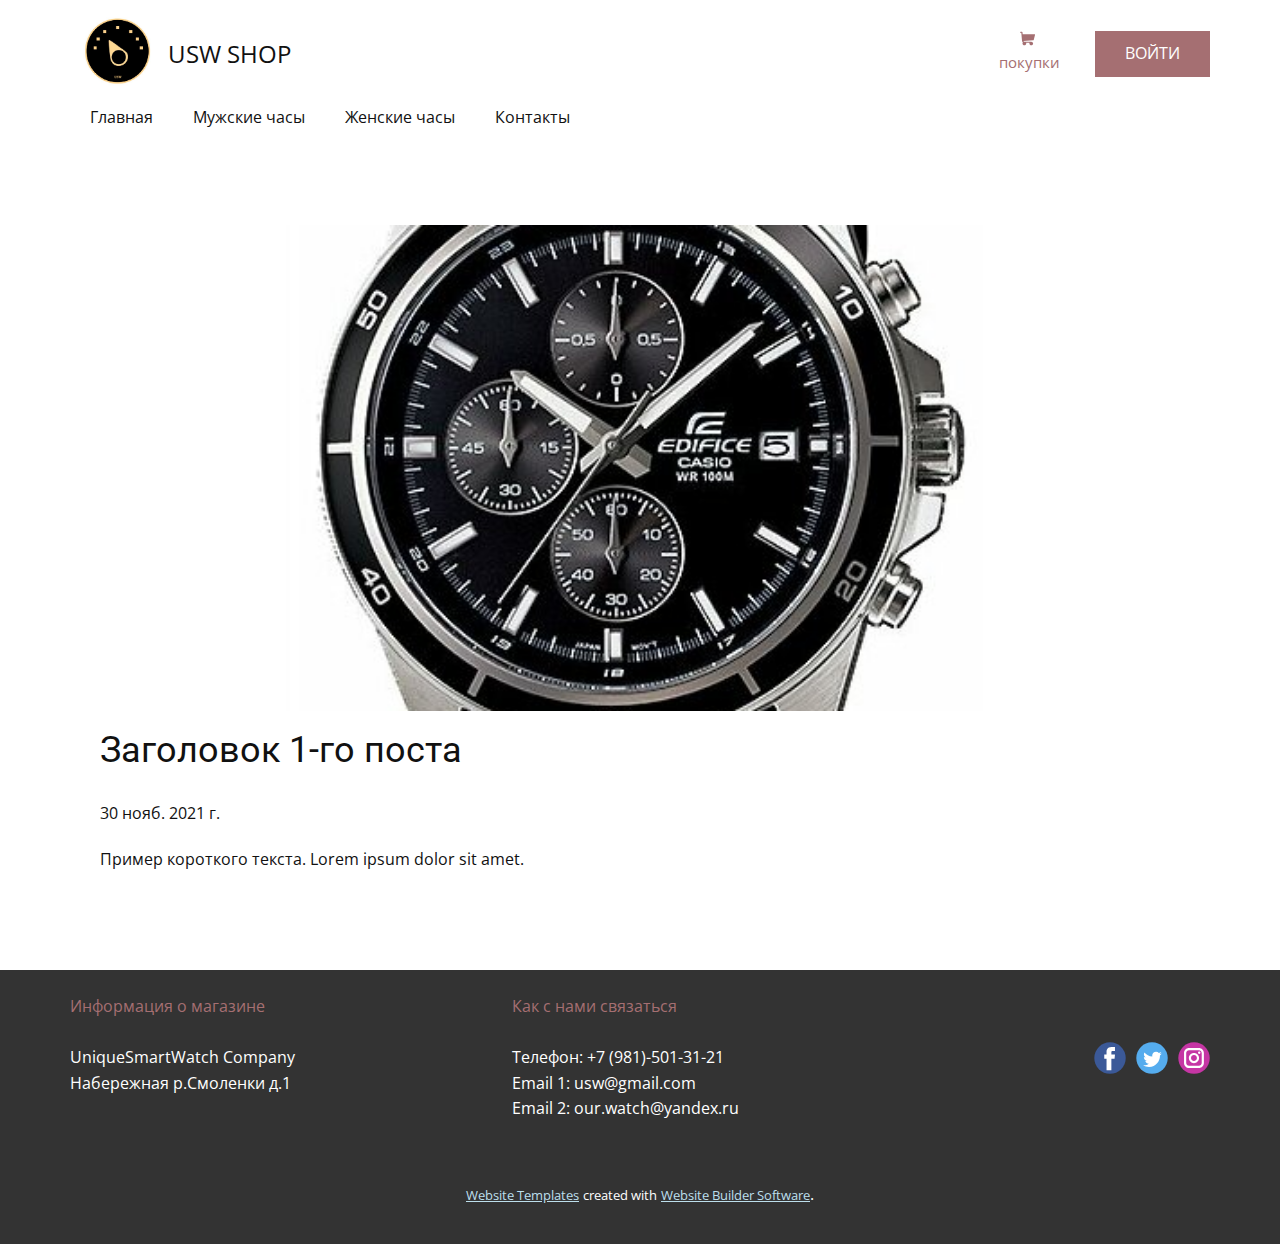
<file: blog/пост.html>
<!doctype html>
<html style="font-size: 16px;"><head>
    <meta name="viewport" content="width=device-width, initial-scale=1.0">
    <meta charset="utf-8">
    <meta name="keywords" content="Заголовок 1-го поста">
    <meta name="description" content="">
    <meta name="page_type" content="np-template-header-footer-from-plugin">
    <title>Заголовок 1-го поста</title>
    <link rel="stylesheet" href="../nicepage.css" media="screen">
<link rel="stylesheet" href="../Post-Template.css" media="screen">
    <script class="u-script" type="text/javascript" src="../jquery.js" defer=""></script>
    <script class="u-script" type="text/javascript" src="../nicepage.js" defer=""></script>
    <meta name="generator" content="Nicepage 3.15.3, nicepage.com">
    <link id="u-theme-google-font" rel="stylesheet" href="https://fonts.googleapis.com/css?family=Roboto:100,100i,300,300i,400,400i,500,500i,700,700i,900,900i|Open+Sans:300,300i,400,400i,600,600i,700,700i,800,800i">
    
    
    <script type="application/ld+json">{
		"@context": "http://schema.org",
		"@type": "Organization",
		"name": "",
		"url": "index.html",
		"logo": "images/a1e93685-de8b-9422-b504-8331fcb7c394.png",
		"sameAs": [
				"https://facebook.com/name",
				"https://twitter.com/name",
				"https://www.instagram.com/name"
		]
}</script>
    <meta property="og:title" content="Post Template">
    <meta property="og:type" content="website">
    <meta name="theme-color" content="#bcdfec">
    <link rel="canonical" href="../index.html">
    <meta property="og:url" content="index.html">
    <meta name="twitter:site" content="@">
    <meta name="twitter:card" content="summary_large_image">
    <meta name="twitter:title" content="Post Template">
    <meta name="twitter:description" content="">
  </head>
  <body class="u-body"><header class="u-align-center-sm u-align-center-xs u-clearfix u-header u-section-row-container" id="sec-ea43" data-animation-name="" data-animation-duration="0" data-animation-delay="0" data-animation-direction=""><div class="u-section-rows">
        <div class="u-align-center-sm u-align-center-xs u-clearfix u-section-row u-section-row-1" data-animation-name="" data-animation-duration="0" data-animation-delay="0" data-animation-direction="" id="sec-c8ff">
          <div class="u-clearfix u-sheet u-valign-middle-lg u-valign-middle-md u-valign-middle-sm u-sheet-1">
            <a href="https://nicepage.com" class="u-image u-logo u-image-1" data-image-width="605" data-image-height="585">
              <img src="../images/a1e93685-de8b-9422-b504-8331fcb7c394.png" class="u-logo-image u-logo-image-1" data-image-width="97.5578">
            </a>
            <p class="u-text u-text-1">USW SHOP</p>
            <a href="../130504324" class="u-active-none u-btn u-button-style u-hover-none u-none u-text-hover-palette-2-base u-text-palette-2-base u-btn-1"><span class="u-icon u-text-palette-2-base"><svg class="u-svg-content" viewBox="0 0 511.334 511.334" style="width: 1em; height: 1em;"><path d="m506.887 114.74c-3.979-5.097-10.086-8.076-16.553-8.076h-399.808l-5.943-66.207c-.972-10.827-10.046-19.123-20.916-19.123h-42.667c-11.598 0-21 9.402-21 21s9.402 21 21 21h23.468l23.018 256.439c.005.302-.01.599.007.903.047.806.152 1.594.286 2.37l.842 9.376c.016.177.034.354.055.529 2.552 22.11 13.851 41.267 30.19 54.21-8.466 10.812-13.532 24.407-13.532 39.172 0 35.106 28.561 63.667 63.666 63.667 35.106 0 63.667-28.561 63.667-63.667 0-7.605-1.345-14.9-3.801-21.667h114.936c-2.457 6.767-3.801 14.062-3.801 21.667 0 35.106 28.561 63.667 63.667 63.667s63.667-28.561 63.667-63.667-28.561-63.667-63.667-63.667h-234.526c-15.952 0-29.853-9.624-35.853-23.646l335.608-19.724c9.162-.538 16.914-6.966 19.141-15.87l42.67-170.67c1.567-6.272.158-12.918-3.821-18.016z"></path></svg><img></span>&nbsp;<br>покупки
            </a>
            <a href="../Регистрация.html" data-page-id="23024044" class="u-btn u-button-style u-palette-2-base u-btn-2">ВОЙТИ</a>
          </div>
          
          
          
          
          
        </div>
        <div class="u-section-row u-section-row-2" id="sec-3efd">
          <div class="u-clearfix u-sheet u-sheet-2">
            <nav data-position="" class="u-menu u-menu-dropdown u-offcanvas u-menu-1">
              <div class="menu-collapse">
                <a class="u-button-style u-nav-link" href="#">
                  <svg><use xmlns:xlink="http://www.w3.org/1999/xlink" xlink:href="#menu-hamburger"></use></svg>
                  <svg version="1.1" xmlns="http://www.w3.org/2000/svg" xmlns:xlink="http://www.w3.org/1999/xlink"><defs><symbol id="menu-hamburger" viewBox="0 0 16 16" style="width: 16px; height: 16px;"><rect y="1" width="16" height="2"></rect><rect y="7" width="16" height="2"></rect><rect y="13" width="16" height="2"></rect>
</symbol>
</defs></svg>
                </a>
              </div>
              <div class="u-custom-menu u-nav-container">
                <ul class="u-nav u-unstyled"><li class="u-nav-item"><a class="u-button-style u-nav-link" href="../Главная.html">Главная</a>
</li><li class="u-nav-item"><a class="u-button-style u-nav-link" href="../Мужские-часы.html">Мужские часы</a>
</li><li class="u-nav-item"><a class="u-button-style u-nav-link" href="../Женские-часы.html">Женские часы</a>
</li><li class="u-nav-item"><a class="u-button-style u-nav-link" href="../Контакты.html">Контакты</a>
</li></ul>
              </div>
              <div class="u-custom-menu u-nav-container-collapse">
                <div class="u-black u-container-style u-inner-container-layout u-opacity u-opacity-95 u-sidenav">
                  <div class="u-sidenav-overflow">
                    <div class="u-menu-close"></div>
                    <ul class="u-align-center u-nav u-popupmenu-items u-unstyled u-nav-2"><li class="u-nav-item"><a class="u-button-style u-nav-link" href="../Главная.html">Главная</a>
</li><li class="u-nav-item"><a class="u-button-style u-nav-link" href="../Мужские-часы.html">Мужские часы</a>
</li><li class="u-nav-item"><a class="u-button-style u-nav-link" href="../Женские-часы.html">Женские часы</a>
</li><li class="u-nav-item"><a class="u-button-style u-nav-link" href="../Контакты.html">Контакты</a>
</li></ul>
                  </div>
                </div>
                <div class="u-black u-menu-overlay u-opacity u-opacity-70"></div>
              </div>
            </nav>
          </div>
          
          
          
          
          
        </div>
      </div></header>
    <section class="u-align-center u-clearfix u-section-1" id="sec-0104">
      <div class="u-clearfix u-sheet u-valign-middle-md u-valign-middle-sm u-valign-middle-xs u-sheet-1"><!--post_details--><!--post_details_options_json--><!--{"source":""}--><!--/post_details_options_json--><!--blog_post-->
        <div class="u-container-style u-expanded-width u-post-details u-post-details-1">
          <div class="u-container-layout u-valign-middle u-container-layout-1"><!--blog_post_image-->
            <img alt="" class="u-blog-control u-expanded-width u-image u-image-default u-image-1" src="../images/4.jpg"><!--/blog_post_image--><!--blog_post_header-->
            <h2 class="u-blog-control u-text u-text-1">Заголовок 1-го поста</h2><!--/blog_post_header--><!--blog_post_metadata-->
            <div class="u-blog-control u-metadata u-metadata-1"><!--blog_post_metadata_date-->
              <span class="u-meta-date u-meta-icon">30 нояб. 2021 г.</span><!--/blog_post_metadata_date--><!--blog_post_metadata_category-->
              <!--/blog_post_metadata_category--><!--blog_post_metadata_comments-->
              <!--/blog_post_metadata_comments-->
            </div><!--/blog_post_metadata--><!--blog_post_content-->
            <div class="u-align-justify u-blog-control u-post-content u-text u-text-2 fr-view">
  Пример короткого текста. Lorem ipsum dolor sit amet.
  </div><!--/blog_post_content-->
          </div>
        </div><!--/blog_post--><!--/post_details-->
      </div>
    </section>
    
    
    <footer class="u-clearfix u-footer u-grey-80" id="sec-4c91"><div class="u-clearfix u-sheet u-sheet-1">
        <div class="u-social-icons u-spacing-10 u-social-icons-1">
          <a class="u-social-url" title="facebook" target="_blank" href="https://facebook.com/name"><span class="u-icon u-icon-circle u-social-facebook u-social-icon u-icon-1"><svg class="u-svg-link" preserveAspectRatio="xMidYMin slice" viewBox="0 0 112 112" style=""><use xmlns:xlink="http://www.w3.org/1999/xlink" xlink:href="#svg-6000"></use></svg><svg class="u-svg-content" viewBox="0 0 112 112" x="0" y="0" id="svg-6000"><circle fill="currentColor" cx="56.1" cy="56.1" r="55"></circle><path fill="#FFFFFF" d="M73.5,31.6h-9.1c-1.4,0-3.6,0.8-3.6,3.9v8.5h12.6L72,58.3H60.8v40.8H43.9V58.3h-8V43.9h8v-9.2
            c0-6.7,3.1-17,17-17h12.5v13.9H73.5z"></path></svg></span>
          </a>
          <a class="u-social-url" title="twitter" target="_blank" href="https://twitter.com/name"><span class="u-icon u-icon-circle u-social-icon u-social-twitter u-icon-2"><svg class="u-svg-link" preserveAspectRatio="xMidYMin slice" viewBox="0 0 112 112" style=""><use xmlns:xlink="http://www.w3.org/1999/xlink" xlink:href="#svg-94b9"></use></svg><svg class="u-svg-content" viewBox="0 0 112 112" x="0" y="0" id="svg-94b9"><circle fill="currentColor" class="st0" cx="56.1" cy="56.1" r="55"></circle><path fill="#FFFFFF" d="M83.8,47.3c0,0.6,0,1.2,0,1.7c0,17.7-13.5,38.2-38.2,38.2C38,87.2,31,85,25,81.2c1,0.1,2.1,0.2,3.2,0.2
            c6.3,0,12.1-2.1,16.7-5.7c-5.9-0.1-10.8-4-12.5-9.3c0.8,0.2,1.7,0.2,2.5,0.2c1.2,0,2.4-0.2,3.5-0.5c-6.1-1.2-10.8-6.7-10.8-13.1
            c0-0.1,0-0.1,0-0.2c1.8,1,3.9,1.6,6.1,1.7c-3.6-2.4-6-6.5-6-11.2c0-2.5,0.7-4.8,1.8-6.7c6.6,8.1,16.5,13.5,27.6,14
            c-0.2-1-0.3-2-0.3-3.1c0-7.4,6-13.4,13.4-13.4c3.9,0,7.3,1.6,9.8,4.2c3.1-0.6,5.9-1.7,8.5-3.3c-1,3.1-3.1,5.8-5.9,7.4
            c2.7-0.3,5.3-1,7.7-2.1C88.7,43,86.4,45.4,83.8,47.3z"></path></svg></span>
          </a>
          <a class="u-social-url" title="instagram" target="_blank" href="https://www.instagram.com/name"><span class="u-icon u-icon-circle u-social-icon u-social-instagram u-icon-3"><svg class="u-svg-link" preserveAspectRatio="xMidYMin slice" viewBox="0 0 112 112" style=""><use xmlns:xlink="http://www.w3.org/1999/xlink" xlink:href="#svg-c8ec"></use></svg><svg class="u-svg-content" viewBox="0 0 112 112" x="0" y="0" id="svg-c8ec"><circle fill="currentColor" cx="56.1" cy="56.1" r="55"></circle><path fill="#FFFFFF" d="M55.9,38.2c-9.9,0-17.9,8-17.9,17.9C38,66,46,74,55.9,74c9.9,0,17.9-8,17.9-17.9C73.8,46.2,65.8,38.2,55.9,38.2
            z M55.9,66.4c-5.7,0-10.3-4.6-10.3-10.3c-0.1-5.7,4.6-10.3,10.3-10.3c5.7,0,10.3,4.6,10.3,10.3C66.2,61.8,61.6,66.4,55.9,66.4z"></path><path fill="#FFFFFF" d="M74.3,33.5c-2.3,0-4.2,1.9-4.2,4.2s1.9,4.2,4.2,4.2s4.2-1.9,4.2-4.2S76.6,33.5,74.3,33.5z"></path><path fill="#FFFFFF" d="M73.1,21.3H38.6c-9.7,0-17.5,7.9-17.5,17.5v34.5c0,9.7,7.9,17.6,17.5,17.6h34.5c9.7,0,17.5-7.9,17.5-17.5V38.8
            C90.6,29.1,82.7,21.3,73.1,21.3z M83,73.3c0,5.5-4.5,9.9-9.9,9.9H38.6c-5.5,0-9.9-4.5-9.9-9.9V38.8c0-5.5,4.5-9.9,9.9-9.9h34.5
            c5.5,0,9.9,4.5,9.9,9.9V73.3z"></path></svg></span>
          </a>
        </div>
        <p class="u-text u-text-1">
          <span class="u-text-palette-2-base">Информация о магазине</span>
          <br>
          <br>UniqueSmartWatch Company<br>Набережная р.Смоленки д.1
        </p>
        <p class="u-text u-text-2">
          <span class="u-text-palette-2-base">Как с нами связаться</span>
          <br>
          <br>Телефон: +7 (981)-501-31-21<br>Email 1: usw@gmail.com<br>Email 2: our.watch@yandex.ru
        </p>
      </div></footer>
    <section class="u-backlink u-clearfix u-grey-80">
      <a class="u-link" href="https://nicepage.com/website-templates" target="_blank">
        <span>Website Templates</span>
      </a>
      <p class="u-text">
        <span>created with</span>
      </p>
      <a class="u-link" href="https://nicepage.com/" target="_blank">
        <span>Website Builder Software</span>
      </a>. 
    </section>
  
</body></html>
</file>
